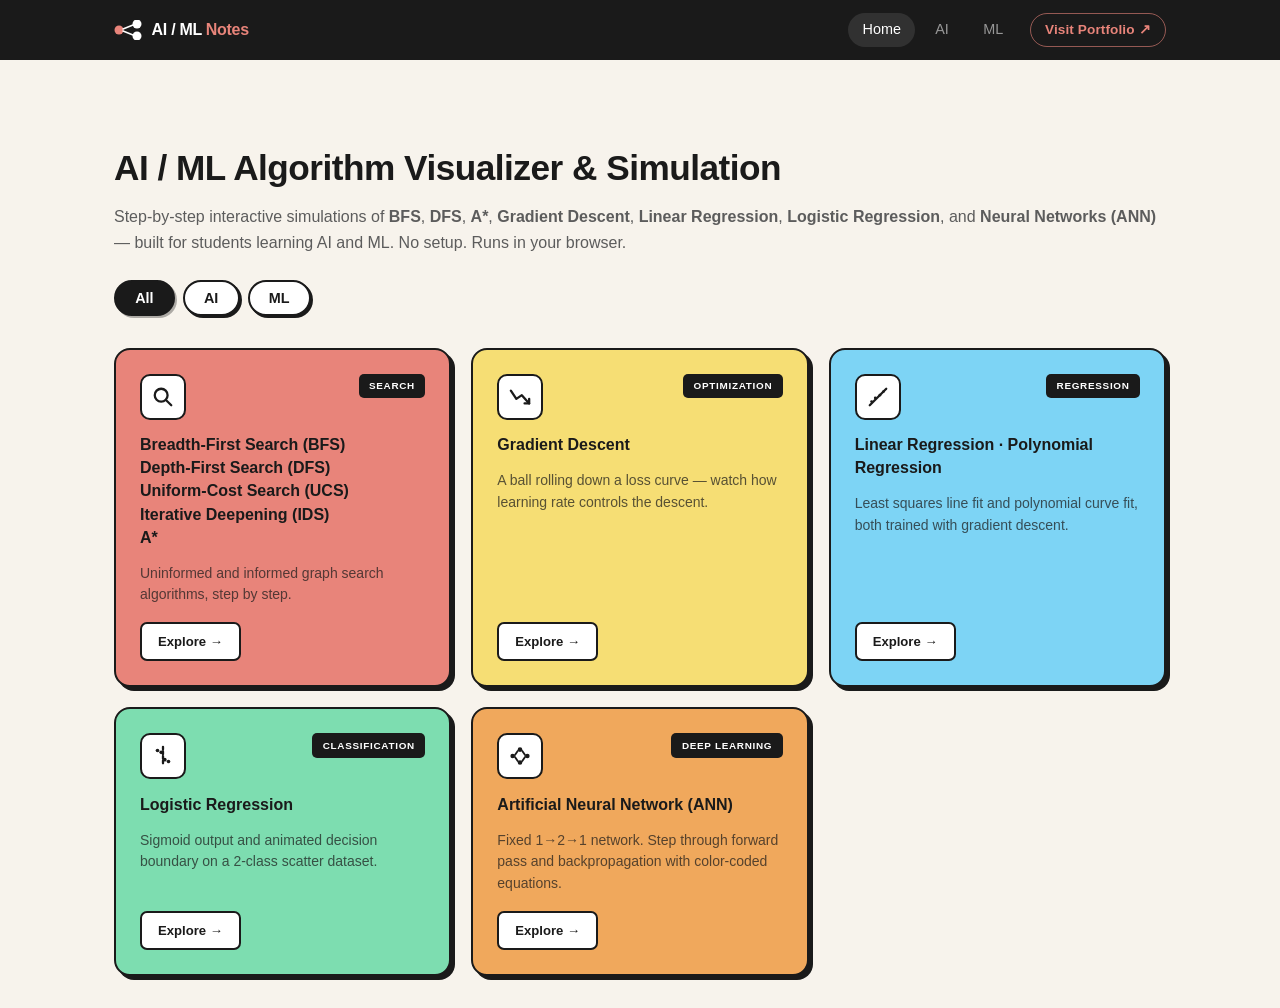
<file: index.html>
<!DOCTYPE html>
<html lang="en">
<head>
  <meta charset="UTF-8" />
  <meta name="viewport" content="width=device-width, initial-scale=1.0" />

  <!-- ── Primary SEO ── -->
  <title>AI / ML Algorithm Visualizer &amp; Simulation — Interactive Visual Notes</title>
  <meta name="description" content="Free interactive simulations and visualizations of AI and ML algorithms — BFS, DFS, A*, Linear Regression, Logistic Regression, Gradient Descent, and Neural Networks. Step-by-step animations for students and developers." />
  <meta name="keywords" content="AI algorithm visualizer, ML algorithm visualizer, BFS visualization, DFS visualization, A star search, gradient descent animation, linear regression interactive, logistic regression visualization, neural network backpropagation, machine learning tutorial, algorithm step by step, computer science education" />
  <meta name="author" content="Mahamud Hasan Walid" />
  <meta name="robots" content="index, follow" />
  <meta name="language" content="en-US" />
  <meta name="theme-color" content="#1a1a1a" />
  <meta name="google-site-verification" content="CJcimWYtCujbVSJC2NdV4FoY76W0c0XAn8qpN3IFhuQ" />
  <link rel="canonical" href="https://walid2851.github.io/ai-ml-visual-notes/" />

  <!-- ── Open Graph (Facebook, LinkedIn, Discord previews) ── -->
  <meta property="og:type"        content="website" />
  <meta property="og:url"         content="https://walid2851.github.io/ai-ml-visual-notes/" />
  <meta property="og:title"       content="AI / ML Algorithm Visualizer &amp; Simulation — Interactive Visual Notes" />
  <meta property="og:description" content="Free step-by-step simulations and visualizations of BFS, DFS, A*, Gradient Descent, Linear Regression, Logistic Regression and more. For students." />
  <meta property="og:image"       content="https://walid2851.github.io/ai-ml-visual-notes/assets/og-preview.png" />

  <!-- ── Twitter Card ── -->
  <meta name="twitter:card"        content="summary_large_image" />
  <meta name="twitter:title"       content="AI / ML Algorithm Visualizer &amp; Simulation — Interactive Visual Notes" />
  <meta name="twitter:description" content="Free step-by-step interactive simulations of AI and ML algorithms for students." />
  <meta name="twitter:image"       content="https://walid2851.github.io/ai-ml-visual-notes/assets/og-preview.png" />

  <!-- ── Structured Data (JSON-LD) ── -->
  <script type="application/ld+json">
  [
    {
      "@context": "https://schema.org",
      "@type": "WebSite",
      "name": "AI / ML Visual Notes",
      "url": "https://walid2851.github.io/ai-ml-visual-notes/",
      "description": "Free interactive step-by-step simulations of AI and ML algorithms — BFS, DFS, A*, Gradient Descent, Linear Regression, Logistic Regression, and Artificial Neural Networks.",
      "inLanguage": "en-US",
      "author": {
        "@type": "Person",
        "name": "Mahamud Hasan Walid",
        "url": "https://walid2851.github.io/",
        "sameAs": ["https://walid2851.github.io/"]
      }
    },
    {
      "@context": "https://schema.org",
      "@type": "ItemList",
      "name": "AI / ML Algorithm Visualizations",
      "description": "Interactive step-by-step visualizations of AI and ML algorithms.",
      "itemListElement": [
        {
          "@type": "ListItem", "position": 1,
          "item": {
            "@type": "LearningResource",
            "name": "BFS, DFS, UCS, IDS & A* Search Visualizer",
            "url": "https://walid2851.github.io/ai-ml-visual-notes/algorithms/ai/search/bfs-dfs-astar.html",
            "description": "Interactive step-by-step visualizer for Breadth-First Search, Depth-First Search, Uniform-Cost Search, Iterative Deepening Search, and A* pathfinding.",
            "educationalLevel": "Beginner",
            "learningResourceType": "Simulation"
          }
        },
        {
          "@type": "ListItem", "position": 2,
          "item": {
            "@type": "LearningResource",
            "name": "Gradient Descent Visualizer",
            "url": "https://walid2851.github.io/ai-ml-visual-notes/algorithms/ml/regression/gradient-descent.html",
            "description": "Watch how gradient descent minimizes a loss function. Control learning rate and see the ball roll down the loss curve in real time.",
            "educationalLevel": "Beginner",
            "learningResourceType": "Simulation"
          }
        },
        {
          "@type": "ListItem", "position": 3,
          "item": {
            "@type": "LearningResource",
            "name": "Linear Regression & Polynomial Regression Visualizer",
            "url": "https://walid2851.github.io/ai-ml-visual-notes/algorithms/ml/regression/linear-regression.html",
            "description": "Least-squares line fit and polynomial curve fit trained with gradient descent. Interactive scatter plot.",
            "educationalLevel": "Beginner",
            "learningResourceType": "Simulation"
          }
        },
        {
          "@type": "ListItem", "position": 4,
          "item": {
            "@type": "LearningResource",
            "name": "Logistic Regression Visualizer",
            "url": "https://walid2851.github.io/ai-ml-visual-notes/algorithms/ml/regression/logistic-regression.html",
            "description": "Animated sigmoid output and decision boundary on a 2-class scatter dataset. Step-by-step training.",
            "educationalLevel": "Intermediate",
            "learningResourceType": "Simulation"
          }
        },
        {
          "@type": "ListItem", "position": 5,
          "item": {
            "@type": "LearningResource",
            "name": "Artificial Neural Network (ANN) — Forward Pass & Backpropagation",
            "url": "https://walid2851.github.io/ai-ml-visual-notes/algorithms/ml/neural-network/ann.html",
            "description": "Step-by-step simulation of forward pass and backpropagation on a 1→2→1 network with color-coded chain-rule equations.",
            "educationalLevel": "Intermediate",
            "learningResourceType": "Simulation"
          }
        }
      ]
    },
    {
      "@context": "https://schema.org",
      "@type": "FAQPage",
      "mainEntity": [
        {
          "@type": "Question",
          "name": "What is Breadth-First Search (BFS)?",
          "acceptedAnswer": {
            "@type": "Answer",
            "text": "Breadth-First Search (BFS) is a graph traversal algorithm that explores all nodes at the current depth level before moving to the next. It uses a queue and guarantees the shortest path in unweighted graphs."
          }
        },
        {
          "@type": "Question",
          "name": "What is A* search and how does it work?",
          "acceptedAnswer": {
            "@type": "Answer",
            "text": "A* is an informed graph search algorithm that uses a heuristic function h(n) to estimate the cost from a node to the goal. It selects nodes by minimizing f(n) = g(n) + h(n), where g(n) is the cost from the start. With an admissible heuristic, A* always finds the optimal path."
          }
        },
        {
          "@type": "Question",
          "name": "What is gradient descent in machine learning?",
          "acceptedAnswer": {
            "@type": "Answer",
            "text": "Gradient descent is an optimization algorithm that minimizes a loss function by iteratively moving parameters in the direction of the negative gradient. The learning rate controls the step size. Variants include stochastic gradient descent (SGD), mini-batch, and Adam."
          }
        },
        {
          "@type": "Question",
          "name": "How does backpropagation work in a neural network?",
          "acceptedAnswer": {
            "@type": "Answer",
            "text": "Backpropagation computes gradients of the loss with respect to each weight using the chain rule, flowing error signals backwards from the output layer to the input layer. Each weight is then updated by subtracting the gradient multiplied by the learning rate."
          }
        },
        {
          "@type": "Question",
          "name": "What algorithms does this site cover?",
          "acceptedAnswer": {
            "@type": "Answer",
            "text": "This site covers: BFS (Breadth-First Search), DFS (Depth-First Search), UCS (Uniform-Cost Search), IDS (Iterative Deepening Search), A* search, Gradient Descent, Linear Regression, Polynomial Regression, Logistic Regression, and Artificial Neural Networks (ANN) with forward pass and backpropagation."
          }
        },
        {
          "@type": "Question",
          "name": "Is this AI/ML visualizer free to use?",
          "acceptedAnswer": {
            "@type": "Answer",
            "text": "Yes. All simulations on this site are completely free and run entirely in your browser — no signup, no installation required. Built by Mahamud Hasan Walid as an open learning resource."
          }
        }
      ]
    }
  ]
  </script>

  <!-- Favicon — inline SVG graph icon, no file needed -->
  <link rel="icon" href="data:image/svg+xml,<svg xmlns='http://www.w3.org/2000/svg' viewBox='0 0 32 32'><circle cx='6' cy='16' r='5' fill='%237C3AED'/><circle cx='26' cy='6' r='5' fill='%237C3AED'/><circle cx='26' cy='26' r='5' fill='%237C3AED'/><line x1='11' y1='14' x2='21' y2='8' stroke='%237C3AED' stroke-width='2'/><line x1='11' y1='18' x2='21' y2='24' stroke='%237C3AED' stroke-width='2'/></svg>" />

  <!-- JetBrains Mono for pseudocode blocks -->
  <link rel="preconnect" href="https://fonts.googleapis.com" />
  <link rel="preconnect" href="https://fonts.gstatic.com" crossorigin />
  <link rel="stylesheet" href="https://fonts.googleapis.com/css2?family=JetBrains+Mono:wght@400;600&display=swap" />

  <link rel="stylesheet" href="style.css" />
</head>
<body>

  <noscript>
    <style>.noscript-warn{padding:1rem;background:#FEF2F2;color:#991B1B;text-align:center;font-family:sans-serif;border-bottom:2px solid #FCA5A5}</style>
    <div class="noscript-warn">JavaScript is required to use this site. Please enable it in your browser settings.</div>
  </noscript>

  <!-- NAVBAR -->
  <!-- nav.js will inject the navbar here automatically -->
  <script src="components/nav.js"></script>

  <!-- MAIN CONTENT -->
  <main class="container">

    <!-- Hero text -->
    <div class="hero">
      <h1>AI / ML Algorithm Visualizer &amp; Simulation</h1>
      <p>Step-by-step interactive simulations of <strong>BFS</strong>, <strong>DFS</strong>, <strong>A*</strong>, <strong>Gradient Descent</strong>, <strong>Linear Regression</strong>, <strong>Logistic Regression</strong>, and <strong>Neural Networks (ANN)</strong> — built for students learning AI and ML. No setup. Runs in your browser.</p>
    </div>

    <!-- Filter pills: All / AI / ML -->
    <div class="filter-bar">
      <button class="btn filter-btn active" data-filter="all">All</button>
      <button class="btn filter-btn" data-filter="ai">AI</button>
      <button class="btn filter-btn" data-filter="ml">ML</button>
    </div>

    <!-- JS fills this with cards -->
    <div id="card-grid" class="card-grid"></div>

  </main>

  <!-- PAGE SCRIPT -->
  <script>

    // ── 1. Algorithm data ──────────────────────────────────────
    const algorithms = [
      {
        title: "Breadth-First Search (BFS)<br>Depth-First Search (DFS)<br>Uniform-Cost Search (UCS)<br>Iterative Deepening (IDS)<br>A*",
        topic: "Search",
        category: "ai",
        file: "algorithms/ai/search/bfs-dfs-astar.html",
        description: "Uninformed and informed graph search algorithms, step by step.",
        color: "#E8847A",
        icon: `<svg width="22" height="22" viewBox="0 0 24 24" fill="none" stroke="currentColor" stroke-width="2.5" stroke-linecap="round" stroke-linejoin="round"><circle cx="10" cy="10" r="7"/><line x1="15.5" y1="15.5" x2="21" y2="21"/></svg>`,
        done: true,
      },
      {
        title: "Gradient Descent",
        topic: "Optimization",
        category: "ml",
        file: "algorithms/ml/regression/gradient-descent.html",
        description: "A ball rolling down a loss curve — watch how learning rate controls the descent.",
        color: "#F6DE74",
        icon: `<svg width="22" height="22" viewBox="0 0 24 24" fill="none" stroke="currentColor" stroke-width="2.5" stroke-linecap="round" stroke-linejoin="round"><polyline points="2,5 8,14 14,10 22,19"/><polyline points="17,19 22,19 22,14"/></svg>`,
        done: true,
      },
      {
        title: "Linear Regression · Polynomial Regression",
        topic: "Regression",
        category: "ml",
        file: "algorithms/ml/regression/linear-regression.html",
        description: "Least squares line fit and polynomial curve fit, both trained with gradient descent.",
        color: "#7DD4F5",
        icon: `<svg width="22" height="22" viewBox="0 0 24 24" fill="none" stroke="currentColor" stroke-width="2.5" stroke-linecap="round"><circle cx="5" cy="17" r="1.5" fill="currentColor" stroke="none"/><circle cx="9" cy="13" r="1.5" fill="currentColor" stroke="none"/><circle cx="14" cy="10" r="1.5" fill="currentColor" stroke="none"/><circle cx="18" cy="6" r="1.5" fill="currentColor" stroke="none"/><line x1="3" y1="21" x2="21" y2="3"/></svg>`,
        done: true,
      },
      {
        title: "Logistic Regression",
        topic: "Classification",
        category: "ml",
        file: "algorithms/ml/regression/logistic-regression.html",
        description: "Sigmoid output and animated decision boundary on a 2-class scatter dataset.",
        color: "#7DDDB0",
        icon: `<svg width="22" height="22" viewBox="0 0 24 24" fill="none" stroke="currentColor" stroke-width="2.5" stroke-linecap="round"><circle cx="6" cy="6" r="2" fill="currentColor" stroke="none"/><circle cx="10" cy="8" r="2" fill="currentColor" stroke="none"/><circle cx="14" cy="16" r="2" fill="currentColor" stroke="none"/><circle cx="18" cy="18" r="2" fill="currentColor" stroke="none"/><line x1="12" y1="2" x2="12" y2="22" stroke-dasharray="3 2"/></svg>`,
        done: true,
      },
      {
        title: "Artificial Neural Network (ANN)",
        topic: "Deep Learning",
        category: "ml",
        file: "algorithms/ml/neural-network/ann.html",
        description: "Fixed 1→2→1 network. Step through forward pass and backpropagation with color-coded equations.",
        color: "#F0A85C",
        icon: `<svg width="22" height="22" viewBox="0 0 24 24" fill="none" stroke="currentColor" stroke-width="2" stroke-linecap="round"><circle cx="4" cy="12" r="2.5" fill="currentColor" stroke="none"/><circle cx="12" cy="5" r="2.5" fill="currentColor" stroke="none"/><circle cx="12" cy="19" r="2.5" fill="currentColor" stroke="none"/><circle cx="20" cy="12" r="2.5" fill="currentColor" stroke="none"/><line x1="6.5" y1="11" x2="9.5" y2="6.5"/><line x1="6.5" y1="13" x2="9.5" y2="17.5"/><line x1="14.5" y1="6.5" x2="17.5" y2="11"/><line x1="14.5" y1="17.5" x2="17.5" y2="13"/></svg>`,
        done: true,
      },
    ];

    // ── 2. Render cards ────────────────────────────────────────
    function renderCards(filter) {
      const grid = document.getElementById('card-grid');
      const list = filter === 'all'
        ? algorithms
        : algorithms.filter(a => a.category === filter);

      grid.innerHTML = list.map(a => `
        <a class="card ${a.done ? '' : 'card--locked'}"
           style="--card-bg: ${a.color}"
           href="${a.done ? a.file : 'javascript:void(0)'}"
           ${!a.done ? 'aria-disabled="true" tabindex="-1"' : ''}>

          <div class="card-header">
            <div class="card-icon">${a.icon}</div>
            <span class="card-topic">${a.topic}</span>
          </div>

          <h3 class="card-title">${a.title}</h3>
          <p class="card-desc">${a.description}</p>

          <div class="card-cta">
            ${a.done
              ? '<span class="card-btn">Explore →</span>'
              : '<span class="card-btn card-btn--soon">Coming soon</span>'
            }
          </div>

        </a>
      `).join('');
    }

    // ── 3. Filter buttons ──────────────────────────────────────
    document.querySelectorAll('.filter-btn').forEach(btn => {
      btn.addEventListener('click', () => {
        document.querySelectorAll('.filter-btn').forEach(b => b.classList.remove('active'));
        btn.classList.add('active');
        renderCards(btn.dataset.filter);
      });
    });

    // ── 4. First render — respect ?cat= URL param from nav links ──
    const urlCat = new URLSearchParams(location.search).get('cat') || 'all';
    const activeBtn = document.querySelector(`.filter-btn[data-filter="${urlCat}"]`);
    if (activeBtn) {
      document.querySelectorAll('.filter-btn').forEach(b => b.classList.remove('active'));
      activeBtn.classList.add('active');
    }
    renderCards(urlCat);

  </script>

</body>
</html>
</file>
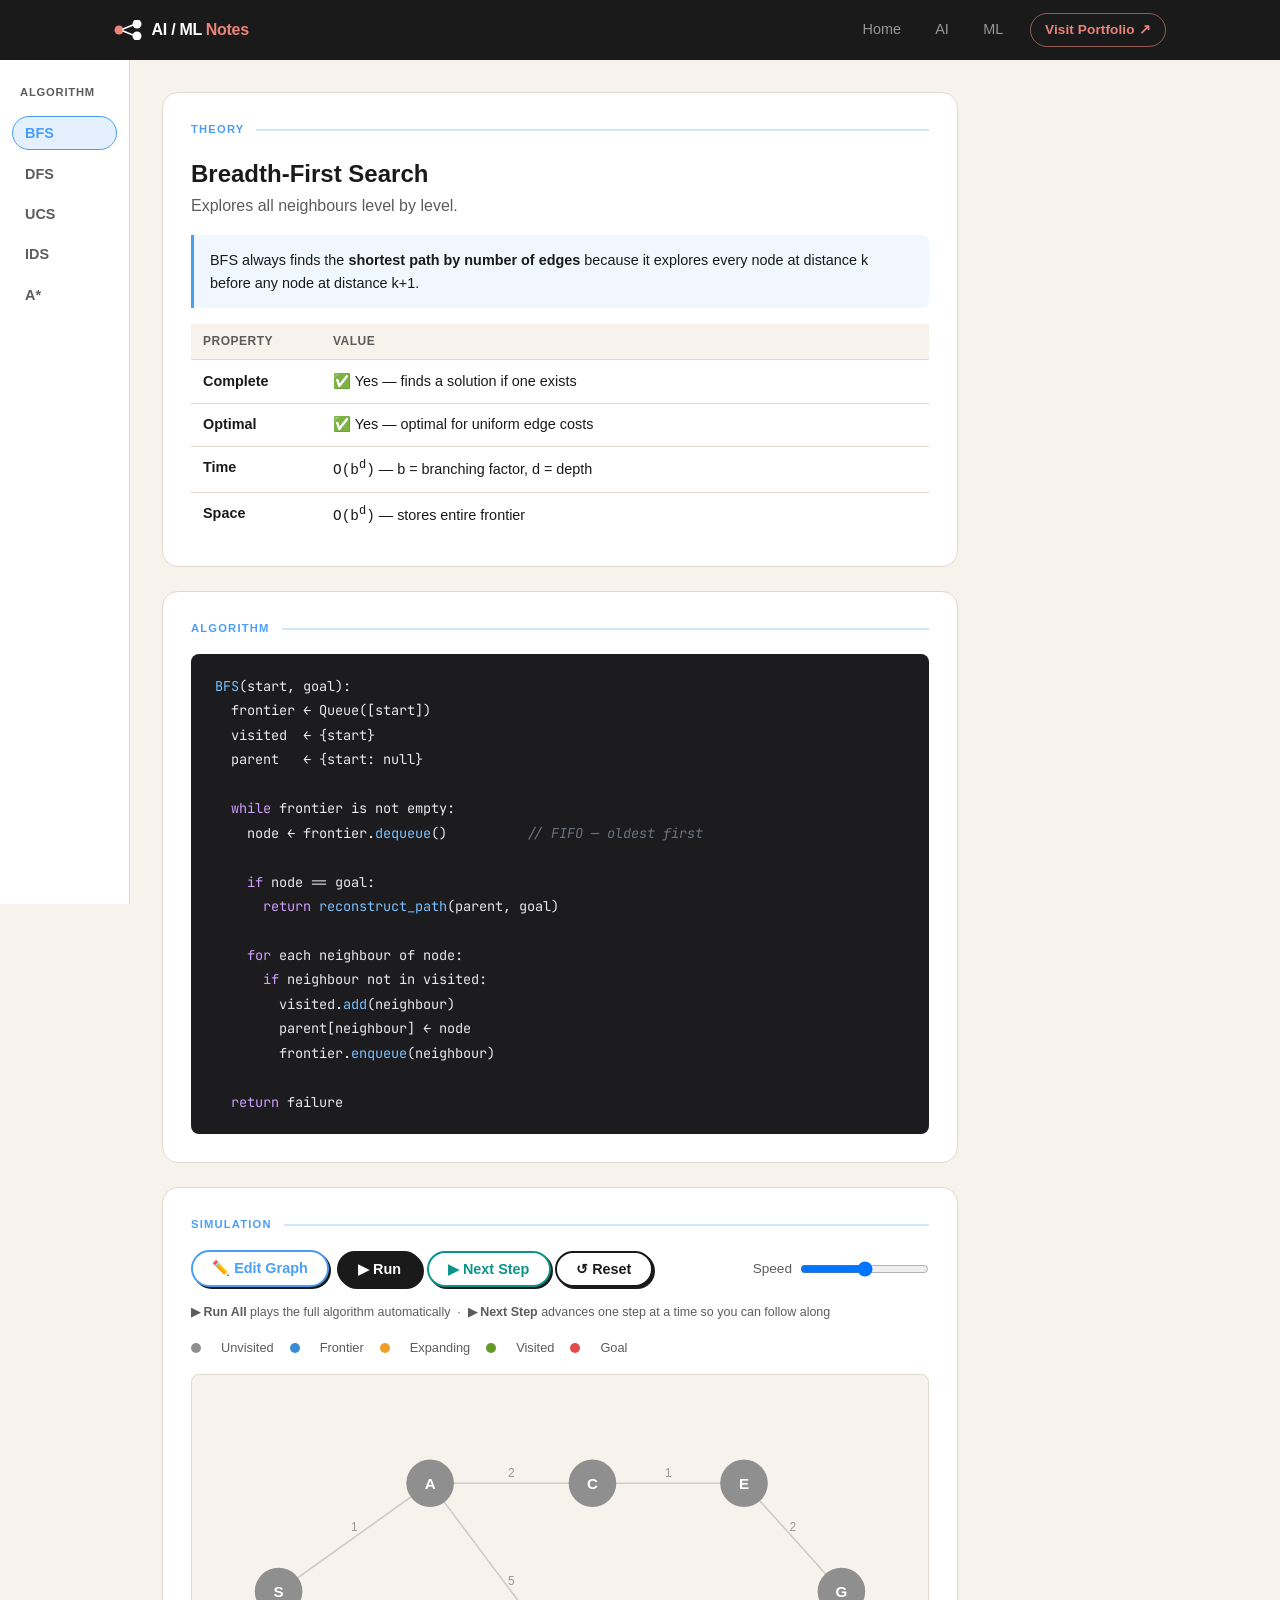
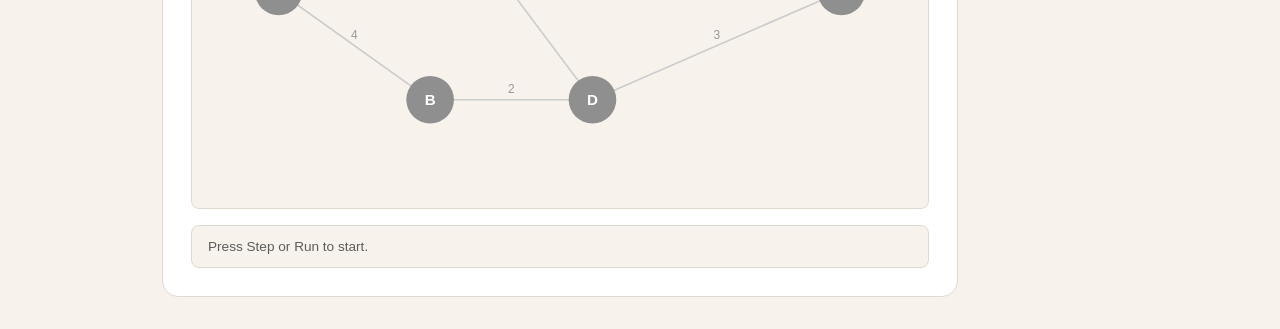
<file: algorithms/ai/search/bfs-dfs-astar.html>
<!DOCTYPE html>
<html lang="en">
<head>
  <meta charset="UTF-8" />
  <meta name="viewport" content="width=device-width, initial-scale=1.0" />

  <!-- ── Primary SEO ── -->
  <title>BFS, DFS, UCS, IDS & A* Search Visualizer — AI/ML Visual Notes</title>
  <meta name="description" content="Interactive step-by-step visualizer for BFS (Breadth-First Search), DFS (Depth-First Search), UCS (Uniform-Cost Search), IDS (Iterative Deepening) and A* search algorithms. Edit the graph and watch algorithms find the goal." />
  <meta name="keywords" content="BFS visualizer, DFS visualizer, A star search visualization, breadth first search animation, depth first search step by step, uniform cost search, iterative deepening search, A* pathfinding, graph search algorithms, AI search algorithms interactive" />
  <meta name="author" content="Mahamud Hasan Walid" />
  <meta name="robots" content="index, follow" />
  <meta name="theme-color" content="#1a1a1a" />
  <link rel="canonical" href="https://walid2851.github.io/ai-ml-visual-notes/algorithms/ai/search/bfs-dfs-astar.html" />

  <meta property="og:type"        content="article" />
  <meta property="og:url"         content="https://walid2851.github.io/ai-ml-visual-notes/algorithms/ai/search/bfs-dfs-astar.html" />
  <meta property="og:title"       content="BFS, DFS, UCS, IDS & A* Search Visualizer" />
  <meta property="og:description" content="Step-by-step interactive visualizer for 5 graph search algorithms. Edit the graph, change the goal, and watch how each algorithm explores differently." />
  <meta property="og:image"       content="https://walid2851.github.io/ai-ml-visual-notes/assets/og-preview.png" />
  <meta name="twitter:card"       content="summary_large_image" />

  <link rel="icon" href="data:image/svg+xml,<svg xmlns='http://www.w3.org/2000/svg' viewBox='0 0 32 32'><circle cx='6' cy='16' r='5' fill='%237C3AED'/><circle cx='26' cy='6' r='5' fill='%237C3AED'/><circle cx='26' cy='26' r='5' fill='%237C3AED'/><line x1='11' y1='14' x2='21' y2='8' stroke='%237C3AED' stroke-width='2'/><line x1='11' y1='18' x2='21' y2='24' stroke='%237C3AED' stroke-width='2'/></svg>" />
  <link rel="preconnect" href="https://fonts.googleapis.com" />
  <link rel="stylesheet" href="https://fonts.googleapis.com/css2?family=JetBrains+Mono:wght@400;600&display=swap" />
  <!-- Shared styles from project root -->
  <link rel="stylesheet" href="../../../style.css" />
  <!-- Page-specific styles -->
  <style>

    /* ── Accent color variable (JS overrides this per algorithm) ── */
    :root { --accent-algo: #4A9EF8; }

    /* ── Two-column layout ── */
    .page-layout {
      display: flex;
      min-height: calc(100vh - 56px); /* full height minus navbar */
    }

    /* ── Sidebar ── */
    .sidebar {
      width: 130px;
      flex-shrink: 0;              /* never squish the sidebar */
      background: #fff;
      border-right: 1.5px solid var(--border);
      padding: 1.5rem 0.75rem;
      display: flex;
      flex-direction: column;
      gap: 0.4rem;
      position: sticky;
      top: 56px;                   /* stick just below the navbar */
      height: calc(100vh - 56px);
      overflow-y: auto;
    }

    .sidebar-label {
      font-size: 0.7rem;
      font-weight: 700;
      text-transform: uppercase;
      letter-spacing: 0.8px;
      color: var(--text-secondary);
      margin-bottom: 0.5rem;
      padding-left: 0.5rem;
    }

    /* Each algorithm pill in the sidebar */
    .algo-pill {
      width: 100%;
      padding: 0.5rem 0.75rem;
      border-radius: var(--radius-pill);
      border: 1.5px solid transparent;
      background: transparent;
      color: var(--text-secondary);
      font-size: 0.9rem;
      font-weight: 600;
      text-align: left;
      cursor: pointer;
      transition: background 0.15s, color 0.15s, border-color 0.15s;
    }

    .algo-pill:hover {
      background: var(--bg);
      color: var(--text-primary);
    }

    /* Active pill uses the algorithm's accent color */
    .algo-pill.active {
      background: color-mix(in srgb, var(--accent-algo) 15%, white);
      border-color: var(--accent-algo);
      color: var(--accent-algo);
    }

    /* ── Main content area ── */
    .content {
      flex: 1;
      padding: 2rem;
      max-width: 860px;
      display: flex;
      flex-direction: column;
      gap: 1.5rem;
    }

    /* ── Section card ── */
    .section {
      background: #fff;
      border: 1.5px solid var(--border);
      border-radius: var(--radius-md);
      padding: 1.75rem;
      display: flex;
      flex-direction: column;
      gap: 1rem;
    }

    /* Section tag: "THEORY", "ALGORITHM", "SIMULATION" */
    .section-tag {
      font-size: 0.7rem;
      font-weight: 800;
      text-transform: uppercase;
      letter-spacing: 1.2px;
      color: var(--accent-algo);
      display: flex;
      align-items: center;
      gap: 0.75rem;
    }

    /* The horizontal rule stretching to the right */
    .section-tag::after {
      content: '';
      flex: 1;
      height: 1.5px;
      background: color-mix(in srgb, var(--accent-algo) 25%, transparent);
    }

    /* ── Key insight callout box ── */
    .insight-box {
      border-left: 3px solid var(--accent-algo);
      background: color-mix(in srgb, var(--accent-algo) 8%, white);
      border-radius: 0 var(--radius-sm) var(--radius-sm) 0;
      padding: 0.85rem 1rem;
      font-size: 0.9rem;
      color: var(--text-primary);
    }

    /* ── Properties table ── */
    .props-table {
      width: 100%;
      border-collapse: collapse;
      font-size: 0.9rem;
    }

    .props-table th {
      text-align: left;
      padding: 0.5rem 0.75rem;
      background: var(--bg);
      color: var(--text-secondary);
      font-size: 0.75rem;
      text-transform: uppercase;
      letter-spacing: 0.5px;
    }

    .props-table td {
      padding: 0.6rem 0.75rem;
      border-top: 1px solid var(--border);
      vertical-align: top;
    }

    .props-table td:first-child {
      font-weight: 600;
      width: 130px;
    }

    /* ── Pseudocode block ── */
    .pseudocode {
      background: #1C1C1E;
      color: #E8E8E8;
      border-radius: var(--radius-sm);
      padding: 1.25rem 1.5rem;
      font-family: "JetBrains Mono", "Fira Code", "Courier New", monospace;
      font-size: 0.85rem;
      line-height: 1.8;
      overflow-x: auto;
      white-space: pre;
    }

    /* Syntax highlight spans inside pseudocode */
    .kw   { color: #CF9DFF; }   /* keywords: if, while, for, return */
    .fn   { color: #79C0FF; }   /* function names */
    .cm   { color: #6A737D; font-style: italic; }  /* comments */

    /* ── Simulation controls ── */
    .controls {
      display: flex;
      align-items: center;
      gap: 0.5rem;
      flex-wrap: wrap;
    }

    .speed-wrap {
      display: flex;
      align-items: center;
      gap: 0.5rem;
      margin-left: auto;
      font-size: 0.85rem;
      color: var(--text-secondary);
    }

    /* ── Color legend ── */
    .legend {
      display: flex;
      align-items: center;
      gap: 1rem;
      flex-wrap: wrap;
      font-size: 0.8rem;
      color: var(--text-secondary);
    }

    .legend-dot {
      display: inline-block;
      width: 10px;
      height: 10px;
      border-radius: 50%;
      margin-right: 4px;
      vertical-align: middle;
    }

    /* ── SVG graph ── */
    #graph-svg {
      border: 1.5px solid var(--border);
      border-radius: var(--radius-sm);
      background: var(--bg);
    }

    /* ── Step log bar ── */
    .step-log {
      background: var(--bg);
      border: 1.5px solid var(--border);
      border-radius: var(--radius-sm);
      padding: 0.6rem 1rem;
      font-size: 0.85rem;
      color: var(--text-secondary);
      min-height: 38px;
    }

    /* ── Edit/Run toggle button ── */
    .btn-edit-toggle {
      border-color: var(--accent-algo);
      color: var(--accent-algo);
      font-weight: 600;
    }

    /* Active edit mode — button looks "pressed" */
    .btn-edit-toggle.active {
      background: var(--accent-algo);
      color: #fff;
    }

    /* Next Step button — teal outline to stand out from Run */
    .btn-step-manual {
      border-color: #0D9488;
      color: #0D9488;
      font-weight: 600;
    }

    .btn-step-manual:hover {
      background: #F0FDFA;
      border-color: #0D9488;
      color: #0D9488;
    }

    /* Controls hint line */
    .controls-hint {
      font-size: 0.78rem;
      color: var(--text-secondary);
      line-height: 1.5;
    }

    /* Hint bar shown during edit mode */
    .edit-hint {
      background: #FFFBEB;
      border: 1.5px solid #FDE68A;
      border-radius: var(--radius-sm);
      padding: 0.6rem 1rem;
      font-size: 0.82rem;
      color: #92400E;
    }

    /* ── Mobile: stack sidebar on top ── */
    @media (max-width: 640px) {

      /* ── Layout: stack sidebar above content ── */
      .page-layout {
        flex-direction: column;
      }

      /* ── Sidebar becomes a horizontal pill row ── */
      .sidebar {
        width: 100%;
        height: auto;
        flex-direction: row;
        flex-wrap: nowrap;       /* scroll instead of wrap */
        overflow-x: auto;
        position: static;
        border-right: none;
        border-bottom: 1.5px solid var(--border);
        padding: 0.6rem 0.75rem;
        gap: 0.4rem;
      }

      .sidebar-label { display: none; }

      .algo-pill {
        width: auto;
        white-space: nowrap;     /* prevent label from wrapping */
        flex-shrink: 0;
      }

      /* ── Content: tighter padding ── */
      .content {
        padding: 1rem;
        gap: 1rem;
      }

      .section {
        padding: 1.1rem;
      }

      /* ── Controls: wrap onto two lines ── */
      .controls {
        flex-wrap: wrap;
        gap: 0.4rem;
      }

      /* Speed slider moves to its own row */
      .speed-wrap {
        margin-left: 0;
        width: 100%;
        justify-content: flex-start;
      }

      /* Controls hint — smaller on mobile */
      .controls-hint {
        font-size: 0.75rem;
      }

      /* ── Legend: wrap items ── */
      .legend {
        gap: 0.6rem;
      }

      /* ── SVG: shorter height on mobile so it fits without scrolling ── */
      #graph-svg {
        height: 260px;
      }

      /* ── Properties table: let long values wrap ── */
      .props-table td {
        font-size: 0.8rem;
      }

      .props-table td:first-child {
        width: 90px;
      }

      /* ── Pseudocode: smaller font, still scrollable ── */
      .pseudocode {
        font-size: 0.75rem;
        padding: 0.9rem 1rem;
      }
    }

  </style>
</head>
<body>

  <!-- NAVBAR (injected by nav.js) -->
  <script src="../../../components/nav.js"></script>

  <!-- PAGE LAYOUT: sidebar + content -->
  <div class="page-layout">

    <!-- ── LEFT SIDEBAR ── -->
    <aside class="sidebar">
      <p class="sidebar-label">Algorithm</p>

      <!-- One button per algorithm — JS will highlight the active one -->
      <button class="algo-pill active" data-algo="bfs">BFS</button>
      <button class="algo-pill" data-algo="dfs">DFS</button>
      <button class="algo-pill" data-algo="ucs">UCS</button>
      <button class="algo-pill" data-algo="ids">IDS</button>
      <button class="algo-pill" data-algo="astar">A*</button>
    </aside>

    <!-- ── MAIN CONTENT ── -->
    <main class="content">

      <!-- ─── SECTION 1: THEORY ─────────────────────────────── -->
      <section class="section">
        <div class="section-tag">Theory</div>

        <!-- JS will fill everything inside these divs -->
        <div id="theory-title">
          <h2>BFS, DFS, A* &amp; Graph Search Algorithms — Interactive Visualizer</h2>
          <p class="subtitle"></p>
        </div>

        <div id="theory-insight" class="insight-box">
          <!-- key insight callout -->
        </div>

        <table id="theory-table" class="props-table">
          <thead>
            <tr>
              <th>Property</th>
              <th>Value</th>
            </tr>
          </thead>
          <tbody>
            <!-- rows: Complete, Optimal, Time, Space -->
          </tbody>
        </table>
      </section>

      <!-- ─── SECTION 2: ALGORITHM ──────────────────────────── -->
      <section class="section">
        <div class="section-tag">Algorithm</div>

        <!-- Monospace pseudocode block — JS fills it -->
        <pre id="pseudocode" class="pseudocode"></pre>
      </section>

      <!-- ─── SECTION 3: SIMULATION ─────────────────────────── -->
      <section class="section">
        <div class="section-tag">Simulation</div>

        <!-- Controls row -->
        <div class="controls">
          <!-- Toggle sits first, always visible -->
          <button class="btn btn-edit-toggle" id="btn-toggle-mode">✏️ Edit Graph</button>

          <!-- These hide in edit mode -->
          <span id="run-controls">
            <button class="btn btn-primary" id="btn-run">▶ Run All</button>
            <button class="btn btn-step-manual" id="btn-step">▶ Next Step</button>
            <button class="btn" id="btn-reset">↺ Reset</button>
          </span>

          <div class="speed-wrap">
            <label for="speed-slider">Speed</label>
            <input type="range" id="speed-slider" min="1" max="5" value="3" />
          </div>
        </div>

        <!-- Controls hint (always visible in run mode) -->
        <p class="controls-hint">
          <strong>▶ Run All</strong> plays the full algorithm automatically &nbsp;·&nbsp;
          <strong>▶ Next Step</strong> advances one step at a time so you can follow along
        </p>

        <!-- Edit mode hint bar (hidden in run mode) -->
        <div id="edit-hint" class="edit-hint" style="display:none">
          <strong>Edit mode:</strong>
          Click empty space to add a node &nbsp;·&nbsp;
          Drag a node to move it &nbsp;·&nbsp;
          Click two nodes to connect them &nbsp;·&nbsp;
          Right-click a node to delete it
        </div>

        <!-- Color legend -->
        <div class="legend">
          <span class="legend-dot" style="background:var(--viz-inactive)"></span> Unvisited
          <span class="legend-dot" style="background:var(--viz-frontier)"></span> Frontier
          <span class="legend-dot" style="background:var(--viz-active)"></span> Expanding
          <span class="legend-dot" style="background:var(--viz-visited)"></span> Visited
          <span class="legend-dot" style="background:var(--viz-goal)"></span> Goal
        </div>

        <!-- SVG canvas — JS draws the graph here -->
        <svg id="graph-svg"
             viewBox="0 0 680 400"
             width="100%"
             xmlns="http://www.w3.org/2000/svg">
        </svg>

        <!-- Step log — narrates what just happened -->
        <div id="step-log" class="step-log">
          Press Step or Run to start.
        </div>

      </section>

    </main>
  </div>

  <!-- Shared graph editor component -->
  <script src="../../../components/graph-editor.js"></script>

  <!-- PAGE SCRIPT -->
  <script>

    /* ============================================================
       DATA LAYER — theory, pseudocode, and graph per algorithm
       ============================================================ */

    // ── Graph definition (shared by all 5 algorithms) ──────────
    // Nodes: id, label, x/y position on the 680×400 SVG canvas
    // Edges: from → to, with an optional cost (used by UCS and A*)
    const GRAPH = {
      nodes: [
        { id: 'S',  label: 'S',  x: 80,  y: 200 },   // Start
        { id: 'A',  label: 'A',  x: 220, y: 100 },
        { id: 'B',  label: 'B',  x: 220, y: 300 },
        { id: 'C',  label: 'C',  x: 370, y: 100 },
        { id: 'D',  label: 'D',  x: 370, y: 300 },
        { id: 'E',  label: 'E',  x: 510, y: 100 },
        { id: 'G',  label: 'G',  x: 600, y: 200 },   // Goal
      ],
      edges: [
        { from: 'S', to: 'A', cost: 1 },
        { from: 'S', to: 'B', cost: 4 },
        { from: 'A', to: 'C', cost: 2 },
        { from: 'A', to: 'D', cost: 5 },
        { from: 'B', to: 'D', cost: 2 },
        { from: 'C', to: 'E', cost: 1 },
        { from: 'D', to: 'G', cost: 3 },
        { from: 'E', to: 'G', cost: 2 },
      ],
      start: 'S',
      goal:  'G',
      // Heuristic h(n): estimated cost from n to Goal (used by A*)
      heuristic: { S: 6, A: 5, B: 4, C: 3, D: 2, E: 1, G: 0 },
    };

    // Build adjacency list from edges for easy lookup
    // Result: { S: [{id:'A',cost:1},{id:'B',cost:4}], A: [...], ... }
    const ADJ = {};
    GRAPH.nodes.forEach(n => ADJ[n.id] = []);
    GRAPH.edges.forEach(e => {
      ADJ[e.from].push({ id: e.to,   cost: e.cost });
      ADJ[e.to  ].push({ id: e.from, cost: e.cost }); // undirected
    });


    // ── Algorithm definitions ───────────────────────────────────
    const ALGOS = {

      bfs: {
        name:     'Breadth-First Search',
        subtitle: 'Explores all neighbours level by level.',
        accent:   '#4A9EF8',
        insight:  'BFS always finds the <strong>shortest path by number of edges</strong> because it explores every node at distance k before any node at distance k+1.',
        props: [
          { name: 'Complete',  value: '✅ Yes — finds a solution if one exists' },
          { name: 'Optimal',   value: '✅ Yes — optimal for uniform edge costs' },
          { name: 'Time',      value: '<code>O(b<sup>d</sup>)</code> — b = branching factor, d = depth' },
          { name: 'Space',     value: '<code>O(b<sup>d</sup>)</code> — stores entire frontier' },
        ],
        pseudocode:
`<span class="fn">BFS</span>(start, goal):
  frontier ← Queue([start])
  visited  ← {start}
  parent   ← {start: null}

  <span class="kw">while</span> frontier is not empty:
    node ← frontier.<span class="fn">dequeue</span>()          <span class="cm">// FIFO — oldest first</span>

    <span class="kw">if</span> node == goal:
      <span class="kw">return</span> <span class="fn">reconstruct_path</span>(parent, goal)

    <span class="kw">for</span> each neighbour of node:
      <span class="kw">if</span> neighbour not in visited:
        visited.<span class="fn">add</span>(neighbour)
        parent[neighbour] ← node
        frontier.<span class="fn">enqueue</span>(neighbour)

  <span class="kw">return</span> failure`,
      },

      dfs: {
        name:     'Depth-First Search',
        subtitle: 'Dives as deep as possible before backtracking.',
        accent:   '#A78BFA',
        insight:  'DFS uses a <strong>stack</strong> instead of a queue — it always expands the most recently discovered node, diving deep before exploring siblings.',
        props: [
          { name: 'Complete',  value: '❌ No — can get stuck in infinite loops (without visited set)' },
          { name: 'Optimal',   value: '❌ No — may find a longer path first' },
          { name: 'Time',      value: '<code>O(b<sup>m</sup>)</code> — m = max depth of tree' },
          { name: 'Space',     value: '<code>O(b·m)</code> — only stores current path' },
        ],
        pseudocode:
`<span class="fn">DFS</span>(start, goal):
  frontier ← Stack([start])
  visited  ← {}
  parent   ← {start: null}

  <span class="kw">while</span> frontier is not empty:
    node ← frontier.<span class="fn">pop</span>()              <span class="cm">// LIFO — newest first</span>

    <span class="kw">if</span> node in visited: <span class="kw">continue</span>
    visited.<span class="fn">add</span>(node)

    <span class="kw">if</span> node == goal:
      <span class="kw">return</span> <span class="fn">reconstruct_path</span>(parent, goal)

    <span class="kw">for</span> each neighbour of node:
      <span class="kw">if</span> neighbour not in visited:
        parent[neighbour] ← node
        frontier.<span class="fn">push</span>(neighbour)

  <span class="kw">return</span> failure`,
      },

      ucs: {
        name:     'Uniform-Cost Search',
        subtitle: 'Expands the lowest-cost path seen so far.',
        accent:   '#FBBF24',
        insight:  'UCS is BFS generalised to weighted edges. It uses a <strong>priority queue ordered by cumulative path cost</strong> g(n), guaranteeing the cheapest path.',
        props: [
          { name: 'Complete',  value: '✅ Yes — if costs are positive' },
          { name: 'Optimal',   value: '✅ Yes — always finds cheapest path' },
          { name: 'Time',      value: '<code>O(b<sup>1+⌊C*/ε⌋</sup>)</code> — C* = optimal cost' },
          { name: 'Space',     value: '<code>O(b<sup>1+⌊C*/ε⌋</sup>)</code>' },
        ],
        pseudocode:
`<span class="fn">UCS</span>(start, goal):
  frontier ← PriorityQueue([(0, start)])
  visited  ← {}
  cost     ← {start: 0}

  <span class="kw">while</span> frontier is not empty:
    g, node ← frontier.<span class="fn">pop_min</span>()       <span class="cm">// lowest g(n) first</span>

    <span class="kw">if</span> node in visited: <span class="kw">continue</span>
    visited.<span class="fn">add</span>(node)

    <span class="kw">if</span> node == goal: <span class="kw">return</span> g

    <span class="kw">for</span> each (neighbour, edge_cost) of node:
      new_cost ← g + edge_cost
      <span class="kw">if</span> new_cost < cost.get(neighbour, ∞):
        cost[neighbour] ← new_cost
        frontier.<span class="fn">push</span>((new_cost, neighbour))

  <span class="kw">return</span> failure`,
      },

      ids: {
        name:     'Iterative Deepening Search',
        subtitle: 'Repeated DFS with increasing depth limits.',
        accent:   '#34D399',
        insight:  'IDS combines DFS\'s <strong>low memory</strong> with BFS\'s <strong>completeness</strong>. It restarts DFS from scratch each iteration but raises the depth limit by 1, so it never misses shallow solutions.',
        props: [
          { name: 'Complete',  value: '✅ Yes' },
          { name: 'Optimal',   value: '✅ Yes — for uniform edge costs' },
          { name: 'Time',      value: '<code>O(b<sup>d</sup>)</code>' },
          { name: 'Space',     value: '<code>O(b·d)</code> — best of all uninformed searches' },
        ],
        pseudocode:
`<span class="fn">IDS</span>(start, goal):
  <span class="kw">for</span> limit = 0, 1, 2, …:           <span class="cm">// raise depth limit each round</span>
    result ← <span class="fn">DLS</span>(start, goal, limit)
    <span class="kw">if</span> result ≠ cutoff:
      <span class="kw">return</span> result

<span class="fn">DLS</span>(node, goal, limit):           <span class="cm">// Depth-Limited Search</span>
  <span class="kw">if</span> node == goal: <span class="kw">return</span> node
  <span class="kw">if</span> limit == 0:  <span class="kw">return</span> cutoff

  <span class="kw">for</span> each neighbour of node:
    result ← <span class="fn">DLS</span>(neighbour, goal, limit - 1)
    <span class="kw">if</span> result ≠ cutoff:
      <span class="kw">return</span> result

  <span class="kw">return</span> cutoff`,
      },

      astar: {
        name:     'A* Search',
        subtitle: 'Combines path cost g(n) with heuristic estimate h(n).',
        accent:   '#F87171',
        insight:  'A* expands nodes ordered by <strong>f(n) = g(n) + h(n)</strong>. With an admissible heuristic (never over-estimates), it is both complete and optimal — and far faster than UCS in practice.',
        props: [
          { name: 'Complete',  value: '✅ Yes — with admissible heuristic' },
          { name: 'Optimal',   value: '✅ Yes — with admissible heuristic' },
          { name: 'Time',      value: '<code>O(b<sup>d</sup>)</code> — depends heavily on heuristic quality' },
          { name: 'Space',     value: '<code>O(b<sup>d</sup>)</code> — keeps all nodes in memory' },
        ],
        pseudocode:
`<span class="fn">A_STAR</span>(start, goal):
  frontier ← PriorityQueue([(h(start), start)])
  g_cost   ← {start: 0}
  parent   ← {start: null}

  <span class="kw">while</span> frontier is not empty:
    f, node ← frontier.<span class="fn">pop_min</span>()

    <span class="kw">if</span> node == goal:
      <span class="kw">return</span> <span class="fn">reconstruct_path</span>(parent, goal)

    <span class="kw">for</span> each (neighbour, edge_cost) of node:
      new_g ← g_cost[node] + edge_cost
      <span class="kw">if</span> new_g < g_cost.get(neighbour, ∞):
        g_cost[neighbour]  ← new_g
        parent[neighbour]  ← node
        f_score            ← new_g + <span class="fn">h</span>(neighbour)  <span class="cm">// f = g + h</span>
        frontier.<span class="fn">push</span>((f_score, neighbour))

  <span class="kw">return</span> failure`,
      },

    }; // end ALGOS


    /* ============================================================
       UI LAYER — fills Theory + Algorithm sections from ALGOS data
       ============================================================ */

    function loadAlgo(key) {
      currentAlgo = key;
      const a = ALGOS[key];

      // 1. Update CSS accent color
      document.documentElement.style.setProperty('--accent-algo', a.accent);

      // 2. Theory — title + subtitle
      document.querySelector('#theory-title h2').textContent = a.name;
      document.querySelector('#theory-title .subtitle').textContent = a.subtitle;

      // 3. Theory — insight box
      document.getElementById('theory-insight').innerHTML = a.insight;

      // 4. Theory — properties table rows
      const tbody = document.querySelector('#theory-table tbody');
      tbody.innerHTML = a.props.map(p => `
        <tr>
          <td>${p.name}</td>
          <td>${p.value}</td>
        </tr>
      `).join('');

      // 5. Algorithm — pseudocode
      document.getElementById('pseudocode').innerHTML = a.pseudocode;

      // 6. Reset simulation
      resetSim();
    }

    // ── Sidebar pill clicks ─────────────────────────────────────
    document.querySelectorAll('.algo-pill').forEach(pill => {
      pill.addEventListener('click', () => {
        document.querySelectorAll('.algo-pill').forEach(p => p.classList.remove('active'));
        pill.classList.add('active');
        loadAlgo(pill.dataset.algo);
      });
    });

    /* ============================================================
       SIMULATION ENGINE
       ============================================================ */

    let steps       = [];   // array of pre-computed step snapshots
    let stepIndex   = -1;   // which step we're on (-1 = not started)
    let runTimer    = null; // setInterval handle for Run mode
    let currentAlgo = 'bfs';

    // Speed slider → milliseconds between steps
    function stepDelay() {
      const v = document.getElementById('speed-slider').value; // 1–5
      return [800, 500, 300, 175, 80][v - 1];
    }


    /* ------------------------------------------------------------
       1. DRAW GRAPH
       Renders the SVG from a step snapshot.
       snapshot = { nodeStates, pathEdges, log }
         nodeStates : { 'A': 'frontier' | 'active' | 'visited' | 'goal' | 'inactive' }
         pathEdges  : Set of 'X-Y' strings marking the current best path
    ------------------------------------------------------------ */
    const STATE_COLOR = {
      inactive: 'var(--viz-inactive)',
      frontier: 'var(--viz-frontier)',
      active:   'var(--viz-active)',
      visited:  'var(--viz-visited)',
      goal:     'var(--viz-goal)',
    };

    function drawGraph(snapshot) {
      const svg    = document.getElementById('graph-svg');
      const ns     = 'http://www.w3.org/2000/svg';
      const states = snapshot ? snapshot.nodeStates : {};
      const edges  = snapshot ? snapshot.pathEdges  : new Set();

      svg.innerHTML = ''; // clear previous frame

      // ── Draw edges ──────────────────────────────────────────
      GRAPH.edges.forEach(e => {
        const a = GRAPH.nodes.find(n => n.id === e.from);
        const b = GRAPH.nodes.find(n => n.id === e.to);
        const key1 = `${e.from}-${e.to}`;
        const key2 = `${e.to}-${e.from}`;
        const onPath = edges.has(key1) || edges.has(key2);

        const line = document.createElementNS(ns, 'line');
        line.setAttribute('x1', a.x); line.setAttribute('y1', a.y);
        line.setAttribute('x2', b.x); line.setAttribute('y2', b.y);
        line.setAttribute('stroke',       onPath ? '#333' : '#CCC');
        line.setAttribute('stroke-width', onPath ? 2.5   : 1.5);
        svg.appendChild(line);

        // Edge cost label (midpoint)
        const tx = document.createElementNS(ns, 'text');
        tx.setAttribute('x', (a.x + b.x) / 2);
        tx.setAttribute('y', (a.y + b.y) / 2 - 6);
        tx.setAttribute('text-anchor', 'middle');
        tx.setAttribute('font-size', '11');
        tx.setAttribute('fill', '#999');
        tx.textContent = e.cost;
        svg.appendChild(tx);
      });

      // ── Draw nodes ──────────────────────────────────────────
      GRAPH.nodes.forEach(n => {
        const state = states[n.id] || 'inactive';
        const color = STATE_COLOR[state];

        // circle
        const circle = document.createElementNS(ns, 'circle');
        circle.setAttribute('cx', n.x);
        circle.setAttribute('cy', n.y);
        circle.setAttribute('r',  22);
        circle.setAttribute('fill',         color);
        circle.setAttribute('stroke',       state === 'active' ? '#333' : 'transparent');
        circle.setAttribute('stroke-width', 2.5);
        svg.appendChild(circle);

        // node label
        const label = document.createElementNS(ns, 'text');
        label.setAttribute('x', n.x);
        label.setAttribute('y', n.y + 5);
        label.setAttribute('text-anchor', 'middle');
        label.setAttribute('font-size',   '14');
        label.setAttribute('font-weight', '700');
        label.setAttribute('fill',        state === 'inactive' ? '#fff' : '#fff');
        label.textContent = n.label;
        svg.appendChild(label);
      });

      // ── Update step log ──────────────────────────────────────
      if (snapshot) {
        document.getElementById('step-log').textContent = snapshot.log;
      }
    }


    /* ------------------------------------------------------------
       2. BUILD STEPS
       Pre-runs the algorithm and records every meaningful state
       change as a snapshot array. Step/Run just replay these.
    ------------------------------------------------------------ */
    function buildSteps(algoKey) {
      const snaps  = [];
      const start  = GRAPH.start;
      const goal   = GRAPH.goal;

      // helper: build a Set of path edges from a parent map + end node
      function pathEdges(parent, node) {
        const edges = new Set();
        let cur = node;
        while (parent[cur] !== null && parent[cur] !== undefined) {
          edges.add(`${parent[cur]}-${cur}`);
          cur = parent[cur];
        }
        return edges;
      }

      // helper: push a snapshot
      function snap(nodeStates, log, parent, current) {
        snaps.push({
          nodeStates: { ...nodeStates },
          pathEdges:  parent ? pathEdges(parent, current) : new Set(),
          log,
        });
      }

      // initial state — all nodes inactive
      const initStates = {};
      GRAPH.nodes.forEach(n => initStates[n.id] = 'inactive');

      // ── BFS ─────────────────────────────────────────────────
      if (algoKey === 'bfs') {
        const ns      = { ...initStates, [start]: 'frontier' };
        const visited = new Set([start]);
        const parent  = { [start]: null };
        const queue   = [start];

        snap(ns, `Start: add ${start} to frontier queue.`, parent, start);

        while (queue.length) {
          const node = queue.shift(); // dequeue — FIFO
          ns[node] = 'active';
          snap(ns, `Dequeue ${node} — expanding.`, parent, node);

          if (node === goal) {
            ns[node] = 'goal';
            snap(ns, `🎉 Goal ${goal} found! Path: ${reconstructPath(parent, goal).join(' → ')}`, parent, node);
            break;
          }

          ns[node] = 'visited';
          ADJ[node].forEach(({ id: nb }) => {
            if (!visited.has(nb)) {
              visited.add(nb);
              parent[nb] = node;
              ns[nb] = 'frontier';
              queue.push(nb);
              snap(ns, `Add ${nb} to frontier (discovered from ${node}).`, parent, nb);
            }
          });
        }
      }

      // ── DFS ─────────────────────────────────────────────────
      else if (algoKey === 'dfs') {
        const ns      = { ...initStates, [start]: 'frontier' };
        const visited = new Set();
        const parent  = { [start]: null };
        const stack   = [start];

        snap(ns, `Start: push ${start} onto stack.`, parent, start);

        while (stack.length) {
          const node = stack.pop(); // LIFO
          if (visited.has(node)) continue;

          visited.add(node);
          ns[node] = 'active';
          snap(ns, `Pop ${node} — expanding.`, parent, node);

          if (node === goal) {
            ns[node] = 'goal';
            snap(ns, `🎉 Goal ${goal} found! Path: ${reconstructPath(parent, goal).join(' → ')}`, parent, node);
            break;
          }

          ns[node] = 'visited';
          ADJ[node].forEach(({ id: nb }) => {
            if (!visited.has(nb)) {
              parent[nb] = node;
              ns[nb] = 'frontier';
              stack.push(nb);
            }
          });
          snap(ns, `${node} visited — pushed neighbours onto stack.`, parent, node);
        }
      }

      // ── UCS ─────────────────────────────────────────────────
      else if (algoKey === 'ucs') {
        const ns     = { ...initStates, [start]: 'frontier' };
        const visited = new Set();
        const parent  = { [start]: null };
        const gCost   = { [start]: 0 };
        // priority queue as sorted array [cost, id]
        const pq = [[0, start]];

        snap(ns, `Start: add ${start} with cost 0 to priority queue.`, parent, start);

        while (pq.length) {
          pq.sort((a, b) => a[0] - b[0]);
          const [g, node] = pq.shift();

          if (visited.has(node)) continue;
          visited.add(node);
          ns[node] = 'active';
          snap(ns, `Expand ${node} — cheapest path cost so far: g=${g}.`, parent, node);

          if (node === goal) {
            ns[node] = 'goal';
            snap(ns, `🎉 Goal ${goal} found! Total cost: ${g}. Path: ${reconstructPath(parent, goal).join(' → ')}`, parent, node);
            break;
          }

          ns[node] = 'visited';
          ADJ[node].forEach(({ id: nb, cost }) => {
            const newG = g + cost;
            if (!visited.has(nb) && (gCost[nb] === undefined || newG < gCost[nb])) {
              gCost[nb]  = newG;
              parent[nb] = node;
              ns[nb]     = 'frontier';
              pq.push([newG, nb]);
              snap(ns, `Update ${nb}: g=${newG} (via ${node}, edge cost ${cost}).`, parent, nb);
            }
          });
        }
      }

      // ── IDS ─────────────────────────────────────────────────
      else if (algoKey === 'ids') {
        let found = false;
        for (let limit = 0; limit <= 6 && !found; limit++) {
          const ns     = { ...initStates };
          const parent = { [start]: null };

          snap(ns, `IDS iteration: depth limit = ${limit}. Restarting from ${start}.`, parent, start);

          // DLS implemented iteratively with a stack of {node, depth, parent}
          const stack = [{ node: start, depth: 0 }];
          const visited = new Set();

          while (stack.length) {
            const { node, depth } = stack.pop();
            if (visited.has(node)) continue;
            visited.add(node);

            ns[node] = 'active';
            snap(ns, `Visit ${node} at depth ${depth} (limit ${limit}).`, parent, node);

            if (node === goal) {
              ns[node] = 'goal';
              snap(ns, `🎉 Goal ${goal} found at depth ${depth}! Path: ${reconstructPath(parent, goal).join(' → ')}`, parent, node);
              found = true;
              break;
            }

            ns[node] = 'visited';
            if (depth < limit) {
              ADJ[node].forEach(({ id: nb }) => {
                if (!visited.has(nb)) {
                  parent[nb] = node;
                  ns[nb] = 'frontier';
                  stack.push({ node: nb, depth: depth + 1 });
                }
              });
              snap(ns, `${node} expanded at depth ${depth}.`, parent, node);
            } else {
              snap(ns, `${node} at depth limit — not expanding further.`, parent, node);
            }
          }
        }
      }

      // ── A* ──────────────────────────────────────────────────
      else if (algoKey === 'astar') {
        const h      = GRAPH.heuristic;
        const ns     = { ...initStates, [start]: 'frontier' };
        const visited = new Set();
        const parent  = { [start]: null };
        const gCost   = { [start]: 0 };
        const pq      = [[h[start], start]]; // [f, id]

        snap(ns, `Start: ${start} — g=0, h=${h[start]}, f=${h[start]}.`, parent, start);

        while (pq.length) {
          pq.sort((a, b) => a[0] - b[0]);
          const [f, node] = pq.shift();

          if (visited.has(node)) continue;
          visited.add(node);
          ns[node] = 'active';
          snap(ns, `Expand ${node} — f=${f}, g=${gCost[node]}, h=${h[node]}.`, parent, node);

          if (node === goal) {
            ns[node] = 'goal';
            snap(ns, `🎉 Goal ${goal} found! Cost: ${gCost[node]}. Path: ${reconstructPath(parent, goal).join(' → ')}`, parent, node);
            break;
          }

          ns[node] = 'visited';
          ADJ[node].forEach(({ id: nb, cost }) => {
            const newG = gCost[node] + cost;
            if (!visited.has(nb) && (gCost[nb] === undefined || newG < gCost[nb])) {
              gCost[nb]  = newG;
              parent[nb] = node;
              ns[nb]     = 'frontier';
              const fScore = newG + h[nb];
              pq.push([fScore, nb]);
              snap(ns, `Update ${nb}: g=${newG}, h=${h[nb]}, f=${fScore} (via ${node}).`, parent, nb);
            }
          });
        }
      }

      return snaps;
    }

    // Reconstruct path array from parent map
    function reconstructPath(parent, goal) {
      const path = [];
      let cur = goal;
      while (cur !== null && cur !== undefined) {
        path.unshift(cur);
        cur = parent[cur];
      }
      return path;
    }


    /* ------------------------------------------------------------
       3. CONTROLS — Step / Run / Reset
    ------------------------------------------------------------ */
    function stopRun() {
      if (runTimer) { clearInterval(runTimer); runTimer = null; }
      document.getElementById('btn-run').textContent = '▶ Run';
    }

    function resetSim() {
      stopRun();
      stepIndex = -1;
      steps = buildSteps(currentAlgo);
      // draw initial graph (all inactive)
      drawGraph({
        nodeStates: Object.fromEntries(GRAPH.nodes.map(n => [n.id, 'inactive'])),
        pathEdges:  new Set(),
        log:        'Press Step or Run to start.',
      });
    }

    document.getElementById('btn-step').addEventListener('click', () => {
      stopRun();
      if (stepIndex < steps.length - 1) {
        stepIndex++;
        drawGraph(steps[stepIndex]);
      }
    });

    document.getElementById('btn-run').addEventListener('click', () => {
      if (runTimer) { stopRun(); return; } // toggle off

      document.getElementById('btn-run').textContent = '⏸ Pause';

      if (stepIndex >= steps.length - 1) resetSim(); // replay from start

      runTimer = setInterval(() => {
        stepIndex++;
        drawGraph(steps[stepIndex]);
        if (stepIndex >= steps.length - 1) stopRun();
      }, stepDelay());
    });

    document.getElementById('btn-reset').addEventListener('click', resetSim);

    // currentAlgo is kept in sync inside loadAlgo(key)


    /* ============================================================
       GRAPH EDITOR — modular component
    ============================================================ */

    function rebuildADJ() {
      GRAPH.nodes.forEach(n => { ADJ[n.id] = []; });
      GRAPH.edges.forEach(e => {
        ADJ[e.from].push({ id: e.to,   cost: e.cost });
        ADJ[e.to  ].push({ id: e.from, cost: e.cost });
      });
    }

    const editor = new GraphEditor({
      svgId:         'graph-svg',
      graph:         GRAPH,
      logId:         'step-log',
      onGraphChange: rebuildADJ,
    });

    /* ============================================================
       MODE TOGGLE — Edit ↔ Run
    ============================================================ */
    let editMode = false;

    const btnToggle   = document.getElementById('btn-toggle-mode');
    const runControls = document.getElementById('run-controls');
    const editHint    = document.getElementById('edit-hint');

    btnToggle.addEventListener('click', () => {
      editMode = !editMode;

      if (editMode) {
        stopRun();
        btnToggle.textContent = '▶ Run Mode';
        btnToggle.classList.add('active');
        runControls.style.display = 'none';
        editHint.style.display    = 'block';
        editor.enable();
      } else {
        btnToggle.textContent = '✏️ Edit Graph';
        btnToggle.classList.remove('active');
        runControls.style.display = 'inline-flex';
        editHint.style.display    = 'none';
        editor.disable();
        resetSim();   // rebuild steps on the edited graph
      }
    });

    // ── Load BFS on first open ──────────────────────────────────
    loadAlgo('bfs');

  </script>

</body>
</html>
</file>
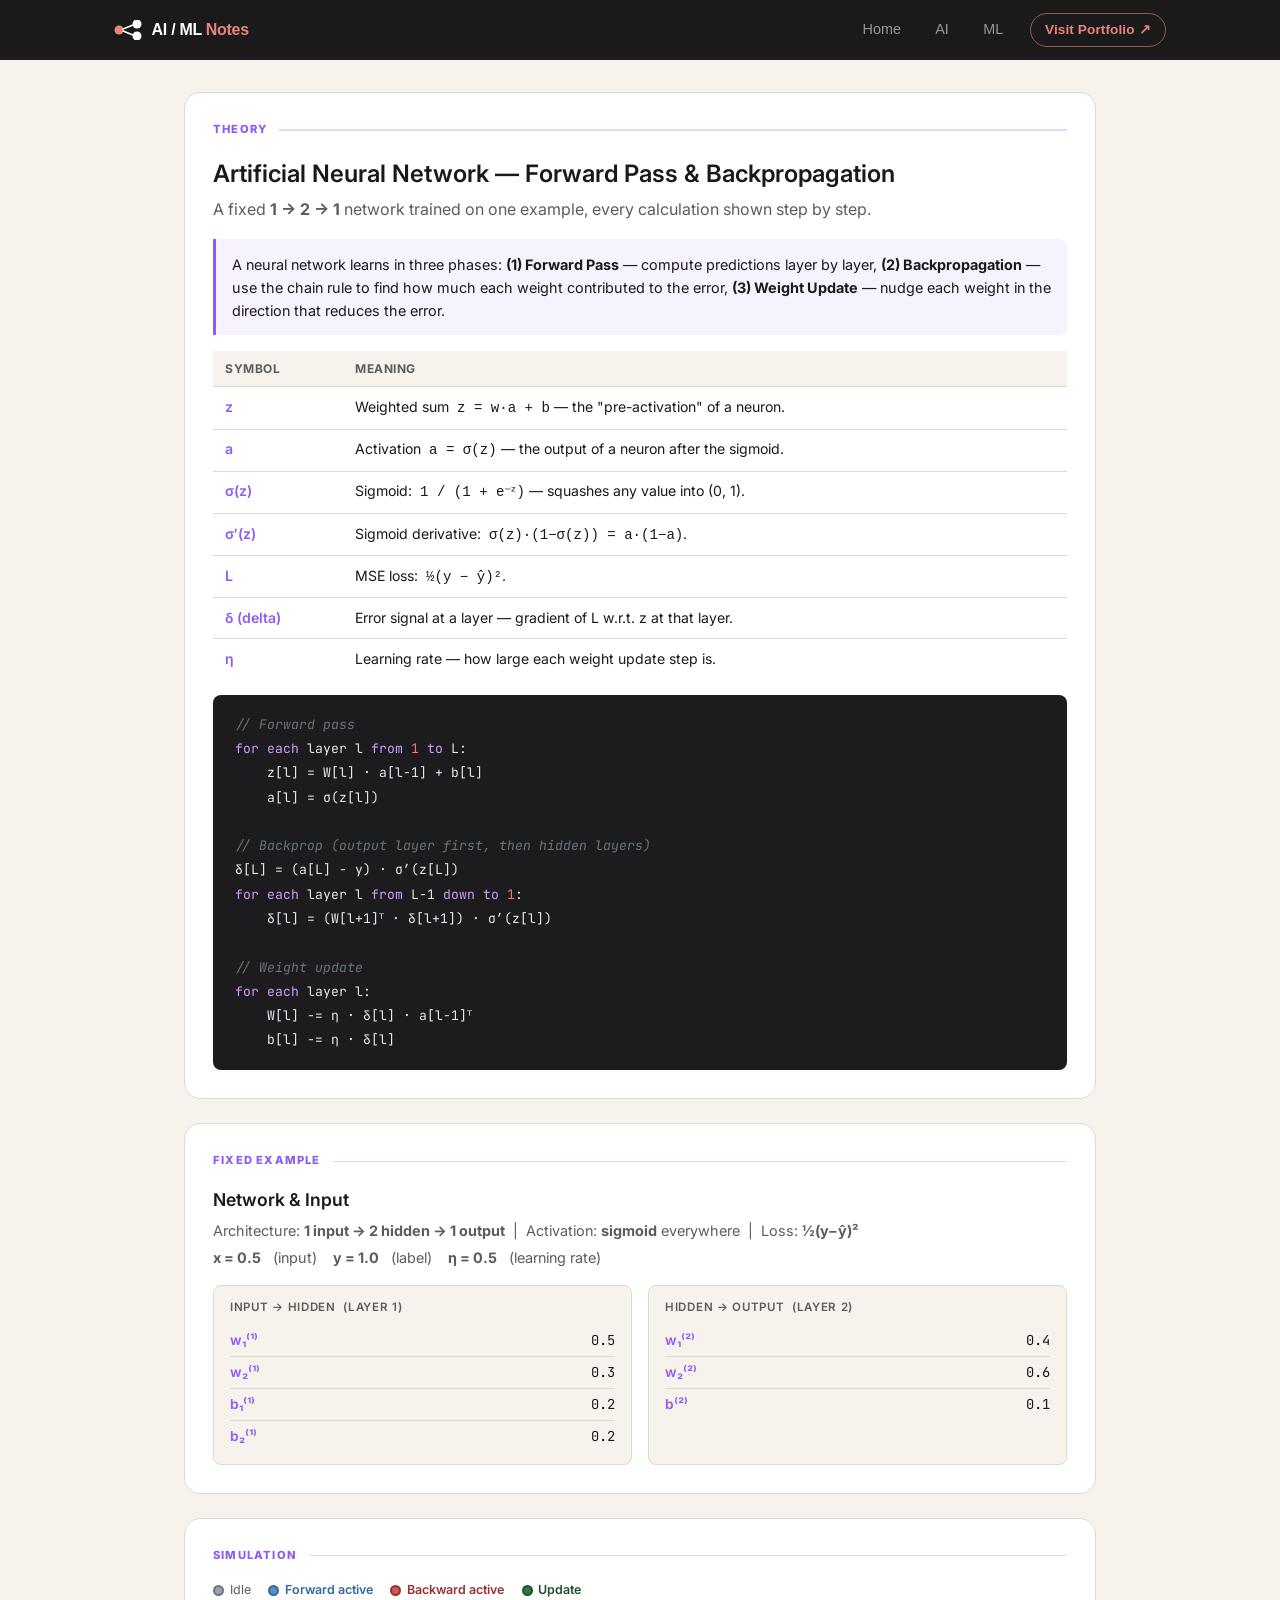
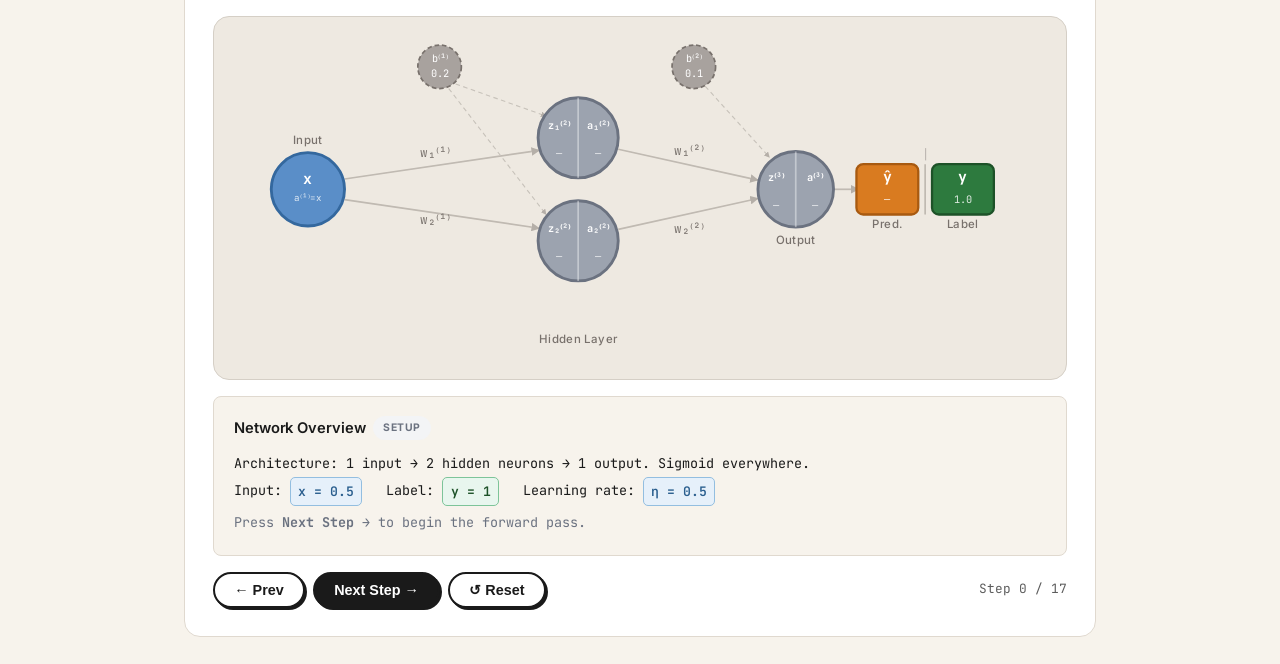
<file: algorithms/ml/neural-network/ann.html>
<!DOCTYPE html>
<html lang="en">
<head>
  <meta charset="UTF-8"/>
  <meta name="viewport" content="width=device-width, initial-scale=1.0"/>
  <title>Neural Network (ANN) — Forward Pass &amp; Backpropagation Simulation</title>
  <meta name="description" content="Step-by-step neural network simulation. Watch forward pass and backpropagation on a fixed 1→2→1 network with color-coded chain-rule equations. Every weight, activation, gradient, and update shown explicitly."/>
  <meta name="keywords" content="neural network simulation, backpropagation step by step, forward pass neural network, ANN visualization, chain rule gradient, weight update gradient descent, sigmoid activation, deep learning tutorial"/>
  <meta name="author" content="Mahamud Hasan Walid"/>
  <meta name="robots" content="index, follow"/>
  <meta name="theme-color" content="#1a1a1a"/>
  <link rel="canonical" href="https://walid2851.github.io/ai-ml-visual-notes/algorithms/ml/neural-network/ann.html"/>

  <!-- ── Open Graph ── -->
  <meta property="og:type"        content="article"/>
  <meta property="og:url"         content="https://walid2851.github.io/ai-ml-visual-notes/algorithms/ml/neural-network/ann.html"/>
  <meta property="og:title"       content="Neural Network (ANN) — Forward Pass &amp; Backpropagation Simulation"/>
  <meta property="og:description" content="Watch every step of forward pass and backpropagation on a 1→2→1 neural network — weights, activations, gradients, and updates shown with color-coded equations."/>
  <meta property="og:image"       content="https://walid2851.github.io/ai-ml-visual-notes/assets/og-preview.png"/>
  <meta name="twitter:card"       content="summary_large_image"/>

  <!-- ── Structured Data ── -->
  <script type="application/ld+json">
  [
    {
      "@context": "https://schema.org",
      "@type": "LearningResource",
      "name": "Artificial Neural Network (ANN) — Forward Pass & Backpropagation Simulation",
      "url": "https://walid2851.github.io/ai-ml-visual-notes/algorithms/ml/neural-network/ann.html",
      "description": "Step-by-step interactive simulation of forward pass and backpropagation on a 1→2→1 neural network. Every weight, activation, loss, gradient, and weight update is shown with color-coded chain-rule equations.",
      "educationalLevel": "Intermediate",
      "learningResourceType": "Simulation",
      "inLanguage": "en-US",
      "isPartOf": { "@type": "WebSite", "url": "https://walid2851.github.io/ai-ml-visual-notes/" },
      "author": {
        "@type": "Person",
        "name": "Mahamud Hasan Walid",
        "url": "https://walid2851.github.io/",
        "sameAs": ["https://walid2851.github.io/"]
      },
      "teaches": ["Forward pass", "Backpropagation", "Chain rule", "Gradient descent", "Sigmoid activation", "Weight update", "MSE loss"]
    },
    {
      "@context": "https://schema.org",
      "@type": "FAQPage",
      "mainEntity": [
        {
          "@type": "Question",
          "name": "What is the forward pass in a neural network?",
          "acceptedAnswer": {
            "@type": "Answer",
            "text": "The forward pass computes a prediction by passing the input through each layer left to right. At each neuron, the weighted sum z = w·a + b is computed, then the activation a = σ(z) is applied. The final output layer produces the prediction ŷ."
          }
        },
        {
          "@type": "Question",
          "name": "What is backpropagation and how does it work?",
          "acceptedAnswer": {
            "@type": "Answer",
            "text": "Backpropagation uses the chain rule to compute gradients of the loss with respect to every weight in the network. It flows error signals backwards from the output layer to the input layer. The error signal δ at each layer is: δ = (upstream gradient) × σ′(z). Each weight is then updated as w ← w − η·δ·a."
          }
        },
        {
          "@type": "Question",
          "name": "What is the chain rule in backpropagation?",
          "acceptedAnswer": {
            "@type": "Answer",
            "text": "The chain rule states that ∂L/∂w = (∂L/∂a) × (∂a/∂z) × (∂z/∂w). In a neural network, this means the gradient of the loss with respect to a weight is the product of all intermediate derivatives along the path from that weight to the loss output."
          }
        },
        {
          "@type": "Question",
          "name": "What is the sigmoid activation function?",
          "acceptedAnswer": {
            "@type": "Answer",
            "text": "The sigmoid function σ(z) = 1 / (1 + e⁻ᶻ) squashes any real number into the range (0, 1). Its derivative is σ′(z) = σ(z) × (1 − σ(z)) = a × (1 − a), which is used during backpropagation."
          }
        },
        {
          "@type": "Question",
          "name": "How is the MSE loss computed in a neural network?",
          "acceptedAnswer": {
            "@type": "Answer",
            "text": "Mean Squared Error (MSE) loss is L = ½(y − ŷ)², where y is the true label and ŷ is the network's prediction. The ½ factor simplifies the derivative: ∂L/∂ŷ = −(y − ŷ)."
          }
        }
      ]
    }
  ]
  </script>
  <link rel="icon" href="data:image/svg+xml,<svg xmlns='http://www.w3.org/2000/svg' viewBox='0 0 32 32'><circle cx='6' cy='16' r='5' fill='%237C3AED'/><circle cx='26' cy='6' r='5' fill='%237C3AED'/><circle cx='26' cy='26' r='5' fill='%237C3AED'/><line x1='11' y1='14' x2='21' y2='8' stroke='%237C3AED' stroke-width='2'/><line x1='11' y1='18' x2='21' y2='24' stroke='%237C3AED' stroke-width='2'/></svg>"/>
  <link rel="preconnect" href="https://fonts.googleapis.com"/>
  <link rel="preconnect" href="https://fonts.gstatic.com" crossorigin/>
  <link rel="stylesheet" href="https://fonts.googleapis.com/css2?family=Inter:wght@400;500;600;700&family=JetBrains+Mono:wght@400;600&display=swap"/>
  <link rel="stylesheet" href="../../../style.css"/>
  <style>
    :root { --accent-algo: #8B5CF6; }

    .page-content {
      max-width: 960px;
      margin: 0 auto;
      padding: 2rem 1.5rem;
      display: flex;
      flex-direction: column;
      gap: 1.5rem;
      font-family: 'Inter', -apple-system, BlinkMacSystemFont, sans-serif;
    }

    .section {
      background: #fff;
      border: 1.5px solid var(--border);
      border-radius: var(--radius-md);
      padding: 1.75rem;
      display: flex;
      flex-direction: column;
      gap: 1rem;
      font-family: 'Inter', -apple-system, BlinkMacSystemFont, sans-serif;
    }

    .section-tag {
      font-size: 0.7rem;
      font-weight: 800;
      text-transform: uppercase;
      letter-spacing: 1.2px;
      color: var(--accent-algo);
      display: flex;
      align-items: center;
      gap: 0.75rem;
    }
    .section-tag::after {
      content: '';
      flex: 1;
      height: 1.5px;
      background: color-mix(in srgb, var(--accent-algo) 25%, transparent);
    }

    .insight-box {
      border-left: 3px solid var(--accent-algo);
      background: color-mix(in srgb, var(--accent-algo) 8%, white);
      border-radius: 0 var(--radius-sm) var(--radius-sm) 0;
      padding: 0.85rem 1rem;
      font-size: 0.9rem;
    }

    .props-table {
      width: 100%;
      border-collapse: collapse;
      font-size: 0.88rem;
    }
    .props-table th {
      text-align: left;
      padding: 0.5rem 0.75rem;
      background: var(--bg);
      color: var(--text-secondary);
      font-size: 0.75rem;
      text-transform: uppercase;
      letter-spacing: 0.5px;
    }
    .props-table td {
      padding: 0.55rem 0.75rem;
      border-top: 1px solid var(--border);
      vertical-align: top;
    }
    .props-table td:first-child { font-weight: 600; width: 130px; color: var(--accent-algo); }

    /* ── Network SVG wrap ── */
    .svg-wrap {
      border: 1.5px solid #D5CFC6;
      border-radius: var(--radius-md);
      background: #EEE9E1;
      padding: 0.75rem 0.5rem;
      overflow-x: auto;
    }
    #ann-svg {
      display: block;
      width: 100%;
      min-width: 600px;
    }

    /* ── SVG highlight classes — change fill + stroke, keep text white ── */
    #ann-svg .hl-fwd circle,
    #ann-svg .hl-fwd rect {
      fill:   #5A8EC8 !important;
      stroke: #34689E !important;
      stroke-width: 3 !important;
    }
    #ann-svg line.hl-fwd {
      stroke: #5A8EC8 !important;
      stroke-width: 2.5 !important;
      opacity: 1 !important;
    }
    #ann-svg .hl-bwd circle,
    #ann-svg .hl-bwd rect {
      fill:   #C85A5A !important;
      stroke: #963030 !important;
      stroke-width: 3 !important;
    }
    #ann-svg line.hl-bwd {
      stroke: #C85A5A !important;
      stroke-width: 2.5 !important;
      opacity: 1 !important;
    }
    #ann-svg .hl-loss circle,
    #ann-svg .hl-loss rect {
      fill:   #D97B20 !important;
      stroke: #A85A10 !important;
      stroke-width: 3 !important;
    }
    #ann-svg .hl-update circle,
    #ann-svg .hl-update rect {
      fill:   #2D7A3E !important;
      stroke: #1D5228 !important;
      stroke-width: 3 !important;
    }
    #ann-svg line.hl-update {
      stroke: #2D7A3E !important;
      stroke-width: 2.5 !important;
      opacity: 1 !important;
    }
    /* keep all text white inside any highlighted node */
    #ann-svg .hl-fwd text,
    #ann-svg .hl-bwd text,
    #ann-svg .hl-loss text,
    #ann-svg .hl-update text {
      fill: white !important;
    }

    /* ── Step info panel ── */
    .step-info {
      border-radius: var(--radius-sm);
      padding: 1.1rem 1.25rem;
      font-family: 'Inter', -apple-system, sans-serif;
      font-size: 0.875rem;
      line-height: 1.8;
      border: 1.5px solid var(--border);
      background: var(--bg);
      min-height: 90px;
      transition: background 0.25s, border-color 0.25s;
    }
    .step-info.phase-forward  { background: #EEF4FA; border-color: #A8C5E2; }
    .step-info.phase-backward { background: #FAF0F0; border-color: #DFA8A8; }
    .step-info.phase-loss     { background: #FDF8EE; border-color: #E8C97A; }
    .step-info.phase-update   { background: #EEF8F1; border-color: #8ECDA0; }

    .step-title {
      font-family: 'Inter', sans-serif;
      font-weight: 600;
      font-size: 0.92rem;
      letter-spacing: -0.1px;
      margin-bottom: 0.6rem;
      display: flex;
      align-items: center;
      gap: 0.5rem;
      flex-wrap: wrap;
    }
    .phase-badge {
      font-family: 'Inter', sans-serif;
      font-size: 0.65rem;
      font-weight: 700;
      text-transform: uppercase;
      letter-spacing: 0.6px;
      padding: 0.18rem 0.6rem;
      border-radius: 999px;
    }
    .badge-setup    { background: #F3F4F6; color: #6B7280; }
    .badge-forward  { background: #D8E9F7; color: #2A5E8E; }
    .badge-backward { background: #F7DEDE; color: #8E2A2A; }
    .badge-loss     { background: #FBF0D8; color: #8E5A10; }
    .badge-update   { background: #D8F0E0; color: #1D5228; }

    .eq-line { margin: 0.15rem 0; font-family: 'JetBrains Mono', monospace; font-size: 0.84rem; }
    .eq-f  { color: #374151; }
    .eq-s  { color: #34689E; }
    .eq-r  { color: #1D5228; font-weight: 600; }
    .eq-b  { color: #963030; }
    .eq-g  { color: #963030; font-weight: 600; }

    .vbox {
      display: inline-block;
      padding: 0.08rem 0.45rem;
      border-radius: 5px;
      font-family: 'JetBrains Mono', monospace;
      font-size: 0.82rem;
      font-weight: 600;
    }
    .vbox-b { background: #E6F0FA; border: 1px solid #93BEE0; color: #2A5E8E; }
    .vbox-r { background: #FAF0F0; border: 1px solid #E0A0A0; color: #8E2A2A; }
    .vbox-g { background: #E8F6EE; border: 1px solid #7DC499; color: #1D5228; }

    /* ── Weights display ── */
    .weights-grid {
      display: grid;
      grid-template-columns: 1fr 1fr;
      gap: 1rem;
    }
    .weight-group {
      background: var(--bg);
      border: 1px solid var(--border);
      border-radius: var(--radius-sm);
      padding: 0.75rem 1rem;
    }
    .weight-group h4 {
      font-family: 'Inter', sans-serif;
      font-size: 0.72rem;
      font-weight: 600;
      text-transform: uppercase;
      letter-spacing: 0.7px;
      color: var(--text-secondary);
      margin-bottom: 0.5rem;
    }
    .weight-row {
      display: flex;
      justify-content: space-between;
      padding: 0.28rem 0;
      border-top: 1px solid var(--border);
      font-size: 0.86rem;
    }
    .weight-row:first-of-type { border-top: none; }
    .wname { font-weight: 600; color: var(--accent-algo); }
    .wval  { font-family: "JetBrains Mono", monospace; }
    .wval.updated { color: #059669; font-weight: 700; }

    /* ── Controls ── */
    .controls {
      display: flex;
      align-items: center;
      gap: 0.5rem;
      flex-wrap: wrap;
    }
    .step-ctr {
      margin-left: auto;
      font-size: 0.8rem;
      color: var(--text-secondary);
      font-family: "JetBrains Mono", monospace;
    }

    /* ── Legend ── */
    .legend {
      display: flex;
      gap: 1.1rem;
      flex-wrap: wrap;
      font-size: 0.78rem;
      align-items: center;
    }
    .leg-item { display: flex; align-items: center; gap: 0.35rem; color: var(--text-secondary); }
    .leg-dot {
      width: 11px; height: 11px;
      border-radius: 50%;
      border: 2px solid;
      flex-shrink: 0;
    }

    /* ── Pseudocode ── */
    .pseudocode {
      background: #1C1C1E;
      color: #E8E8E8;
      border-radius: var(--radius-sm);
      padding: 1.1rem 1.4rem;
      font-family: "JetBrains Mono", monospace;
      font-size: 0.82rem;
      line-height: 1.85;
      overflow-x: auto;
      white-space: pre;
    }
    .kw  { color: #CF9DFF; }
    .fn  { color: #79C0FF; }
    .cm  { color: #6A737D; font-style: italic; }
    .num { color: #F97583; }

    /* ── Chain-rule display in step panel ── */
    .chain-rule {
      background: #F8F9FA;
      border-left: 3px solid #C0A0A0;
      border-radius: 0 var(--radius-sm) var(--radius-sm) 0;
      padding: 0.55rem 0.9rem;
      margin: 0.45rem 0 0.25rem;
    }
    .chain-row {
      display: grid;
      grid-template-columns: 118px 16px 1fr;
      align-items: baseline;
      font-family: 'JetBrains Mono', monospace;
      font-size: 0.82rem;
      line-height: 1.8;
    }
    .chain-lhs { color: #374151; font-weight: 600; }
    .chain-op  { color: #B0B8C1; text-align: center; }
    .chain-rhs { color: #34689E; }
    .chain-result { color: #8E2A2A; font-weight: 700; }
    .chain-sub { font-size: 0.75rem; color: #8A93A0; font-style: italic; }

    @media (max-width: 640px) {
      .page-content   { padding: 1rem; gap: 1rem; }
      .section        { padding: 1.1rem; }
      .weights-grid   { grid-template-columns: 1fr; }
      .step-ctr       { margin-left: 0; width: 100%; text-align: right; }
    }
  </style>
</head>
<body>

  <script src="../../../components/nav.js"></script>

  <div class="page-content">

    <!-- ── THEORY ─────────────────────────── -->
    <section class="section">
      <div class="section-tag">Theory</div>
      <div>
        <h2>Artificial Neural Network — Forward Pass &amp; Backpropagation</h2>
        <p style="color:var(--text-secondary);margin-top:0.25rem">
          A fixed <strong>1 → 2 → 1</strong> network trained on one example, every calculation shown step by step.
        </p>
      </div>

      <div class="insight-box">
        A neural network learns in three phases: <strong>(1) Forward Pass</strong> — compute predictions layer by layer,
        <strong>(2) Backpropagation</strong> — use the chain rule to find how much each weight contributed to the error,
        <strong>(3) Weight Update</strong> — nudge each weight in the direction that reduces the error.
      </div>

      <table class="props-table">
        <thead><tr><th>Symbol</th><th>Meaning</th></tr></thead>
        <tbody>
          <tr><td>z</td><td>Weighted sum &nbsp;<code>z = w·a + b</code> — the "pre-activation" of a neuron.</td></tr>
          <tr><td>a</td><td>Activation &nbsp;<code>a = σ(z)</code> — the output of a neuron after the sigmoid.</td></tr>
          <tr><td>σ(z)</td><td>Sigmoid: &nbsp;<code>1 / (1 + e⁻ᶻ)</code> — squashes any value into (0, 1).</td></tr>
          <tr><td>σ′(z)</td><td>Sigmoid derivative: &nbsp;<code>σ(z)·(1−σ(z)) = a·(1−a)</code>.</td></tr>
          <tr><td>L</td><td>MSE loss: &nbsp;<code>½(y − ŷ)²</code>.</td></tr>
          <tr><td>δ (delta)</td><td>Error signal at a layer — gradient of L w.r.t. z at that layer.</td></tr>
          <tr><td>η</td><td>Learning rate — how large each weight update step is.</td></tr>
        </tbody>
      </table>

      <div class="pseudocode"><span class="cm">// Forward pass</span>
<span class="kw">for each</span> layer l <span class="kw">from</span> <span class="num">1</span> <span class="kw">to</span> L:
    z[l] = W[l] · a[l-1] + b[l]
    a[l] = σ(z[l])

<span class="cm">// Backprop (output layer first, then hidden layers)</span>
δ[L] = (a[L] − y) · σ′(z[L])
<span class="kw">for each</span> layer l <span class="kw">from</span> L-1 <span class="kw">down to</span> <span class="num">1</span>:
    δ[l] = (W[l+1]ᵀ · δ[l+1]) · σ′(z[l])

<span class="cm">// Weight update</span>
<span class="kw">for each</span> layer l:
    W[l] -= η · δ[l] · a[l-1]ᵀ
    b[l] -= η · δ[l]</div>
    </section>

    <!-- ── FIXED EXAMPLE ──────────────────── -->
    <section class="section">
      <div class="section-tag">Fixed Example</div>

      <div>
        <h3 style="margin-bottom:0.3rem">Network &amp; Input</h3>
        <p style="color:var(--text-secondary);font-size:0.9rem">
          Architecture: <strong>1 input → 2 hidden → 1 output</strong> &nbsp;|&nbsp;
          Activation: <strong>sigmoid</strong> everywhere &nbsp;|&nbsp;
          Loss: <strong>½(y−ŷ)²</strong>
        </p>
        <p style="color:var(--text-secondary);font-size:0.9rem;margin-top:0.25rem">
          <strong>x = 0.5</strong> &nbsp; (input) &nbsp;&nbsp; <strong>y = 1.0</strong> &nbsp; (label) &nbsp;&nbsp; <strong>η = 0.5</strong> &nbsp; (learning rate)
        </p>
      </div>

      <div class="weights-grid" id="weights-display">
        <div class="weight-group">
          <h4>Input → Hidden &nbsp;(Layer 1)</h4>
          <div class="weight-row"><span class="wname">w₁⁽¹⁾</span><span class="wval" id="wv-w1">0.5</span></div>
          <div class="weight-row"><span class="wname">w₂⁽¹⁾</span><span class="wval" id="wv-w2">0.3</span></div>
          <div class="weight-row"><span class="wname">b₁⁽¹⁾</span><span class="wval" id="wv-b1a">0.2</span></div>
          <div class="weight-row"><span class="wname">b₂⁽¹⁾</span><span class="wval" id="wv-b1b">0.2</span></div>
        </div>
        <div class="weight-group">
          <h4>Hidden → Output &nbsp;(Layer 2)</h4>
          <div class="weight-row"><span class="wname">w₁⁽²⁾</span><span class="wval" id="wv-W1">0.4</span></div>
          <div class="weight-row"><span class="wname">w₂⁽²⁾</span><span class="wval" id="wv-W2">0.6</span></div>
          <div class="weight-row"><span class="wname">b⁽²⁾</span><span class="wval" id="wv-b2">0.1</span></div>
        </div>
      </div>
    </section>

    <!-- ── SIMULATION ─────────────────────── -->
    <section class="section">
      <div class="section-tag">Simulation</div>

      <!-- Legend -->
      <div class="legend">
        <div class="leg-item">
          <div class="leg-dot" style="border-color:#6B7280;background:#9CA3AF"></div>
          <span>Idle</span>
        </div>
        <div class="leg-item">
          <div class="leg-dot" style="border-color:#34689E;background:#5A8EC8"></div>
          <span style="color:#34689E;font-weight:600">Forward active</span>
        </div>
        <div class="leg-item">
          <div class="leg-dot" style="border-color:#963030;background:#C85A5A"></div>
          <span style="color:#963030;font-weight:600">Backward active</span>
        </div>
        <div class="leg-item">
          <div class="leg-dot" style="border-color:#1D5228;background:#2D7A3E"></div>
          <span style="color:#1D5228;font-weight:600">Update</span>
        </div>
      </div>

      <!-- Network SVG -->
      <div class="svg-wrap">
        <svg id="ann-svg" viewBox="0 0 730 295" xmlns="http://www.w3.org/2000/svg">
          <defs>
            <marker id="arr" viewBox="0 0 10 10" refX="9" refY="5"
                    markerWidth="5" markerHeight="5" orient="auto-start-reverse">
              <path d="M0 0 L10 5 L0 10 z" fill="#B5AFA8"/>
            </marker>
            <marker id="arr-fwd" viewBox="0 0 10 10" refX="9" refY="5"
                    markerWidth="5" markerHeight="5" orient="auto-start-reverse">
              <path d="M0 0 L10 5 L0 10 z" fill="#5A8EC8"/>
            </marker>
            <marker id="arr-bwd" viewBox="0 0 10 10" refX="9" refY="5"
                    markerWidth="5" markerHeight="5" orient="auto-start-reverse">
              <path d="M0 0 L10 5 L0 10 z" fill="#C85A5A"/>
            </marker>
            <marker id="arr-upd" viewBox="0 0 10 10" refX="9" refY="5"
                    markerWidth="5" markerHeight="5" orient="auto-start-reverse">
              <path d="M0 0 L10 5 L0 10 z" fill="#2D7A3E"/>
            </marker>
          </defs>

          <!-- ── EDGES ── -->
          <line id="edge-x-h1"   x1="107" y1="131" x2="277" y2="106" stroke="#C0BAB2" stroke-width="1.5" marker-end="url(#arr)"/>
          <line id="edge-x-h2"   x1="107" y1="149" x2="277" y2="174" stroke="#C0BAB2" stroke-width="1.5" marker-end="url(#arr)"/>
          <line id="edge-b1-h1"  x1="204" y1="48"  x2="283" y2="76"  stroke="#C8C3BB" stroke-width="1"   stroke-dasharray="4,3" marker-end="url(#arr)"/>
          <line id="edge-b1-h2"  x1="198" y1="52"  x2="283" y2="162" stroke="#C8C3BB" stroke-width="1"   stroke-dasharray="4,3" marker-end="url(#arr)"/>
          <line id="edge-h1-out" x1="346" y1="105" x2="468" y2="132" stroke="#C0BAB2" stroke-width="1.5" marker-end="url(#arr)"/>
          <line id="edge-h2-out" x1="346" y1="175" x2="468" y2="148" stroke="#C0BAB2" stroke-width="1.5" marker-end="url(#arr)"/>
          <line id="edge-b2-out" x1="422" y1="50"  x2="478" y2="112" stroke="#C8C3BB" stroke-width="1"   stroke-dasharray="4,3" marker-end="url(#arr)"/>
          <line id="edge-out-p"  x1="534" y1="140" x2="556" y2="140" stroke="#C0BAB2" stroke-width="1.5" marker-end="url(#arr)"/>

          <!-- ── WEIGHT LABELS ── -->
          <text x="186" y="112" fill="#78716C" font-size="11" text-anchor="middle" font-family="'JetBrains Mono', monospace">w₁⁽¹⁾</text>
          <text x="186" y="170" fill="#78716C" font-size="11" text-anchor="middle" font-family="'JetBrains Mono', monospace">w₂⁽¹⁾</text>
          <text x="408" y="110" fill="#78716C" font-size="11" text-anchor="middle" font-family="'JetBrains Mono', monospace">w₁⁽²⁾</text>
          <text x="408" y="178" fill="#78716C" font-size="11" text-anchor="middle" font-family="'JetBrains Mono', monospace">w₂⁽²⁾</text>

          <!-- ── INPUT NODE ── -->
          <g id="node-input">
            <circle cx="75" cy="140" r="32" fill="#5A8EC8" stroke="#34689E" stroke-width="2.5"/>
            <text x="75" y="135" fill="white" font-size="13" text-anchor="middle" font-family="'JetBrains Mono', monospace" font-weight="700">x</text>
            <text x="75" y="150" fill="rgba(255,255,255,0.8)" font-size="8" text-anchor="middle" font-family="'JetBrains Mono', monospace">a⁽¹⁾=x</text>
          </g>
          <text x="75" y="100" fill="#78716C" font-size="10" text-anchor="middle" font-family="'Inter', sans-serif" font-weight="500" letter-spacing="0.3">Input</text>

          <!-- ── BIAS 1 ── -->
          <g id="node-b1">
            <circle cx="190" cy="33" r="19" fill="#A8A29E" stroke="#78716C" stroke-width="1.5" stroke-dasharray="4,2.5"/>
            <text x="190" y="29" fill="white" font-size="9" text-anchor="middle" font-family="'JetBrains Mono', monospace">b⁽¹⁾</text>
            <text x="190" y="42" fill="white" font-size="9" text-anchor="middle" font-family="'JetBrains Mono', monospace">0.2</text>
          </g>

          <!-- ── HIDDEN NEURON 1 (split circle) ── -->
          <g id="node-h1">
            <circle cx="311" cy="95" r="35" fill="#9CA3AF" stroke="#6B7280" stroke-width="2.5"/>
            <line x1="311" y1="60" x2="311" y2="130" stroke="white" stroke-width="1.5" opacity="0.4"/>
            <!-- z side -->
            <text x="294" y="87"  fill="white" font-size="9"  text-anchor="middle" font-family="'JetBrains Mono', monospace" font-weight="600">z₁⁽²⁾</text>
            <text id="h1-z-val" x="294" y="112" fill="rgba(255,255,255,0.75)" font-size="9"  text-anchor="middle" font-family="'JetBrains Mono', monospace">—</text>
            <!-- a side -->
            <text x="328" y="87"  fill="white" font-size="9"  text-anchor="middle" font-family="'JetBrains Mono', monospace" font-weight="600">a₁⁽²⁾</text>
            <text id="h1-a-val" x="328" y="112" fill="rgba(255,255,255,0.75)" font-size="9"  text-anchor="middle" font-family="'JetBrains Mono', monospace">—</text>
          </g>

          <!-- ── HIDDEN NEURON 2 (split circle) ── -->
          <g id="node-h2">
            <circle cx="311" cy="185" r="35" fill="#9CA3AF" stroke="#6B7280" stroke-width="2.5"/>
            <line x1="311" y1="150" x2="311" y2="220" stroke="white" stroke-width="1.5" opacity="0.4"/>
            <text x="294" y="177" fill="white" font-size="9"  text-anchor="middle" font-family="'JetBrains Mono', monospace" font-weight="600">z₂⁽²⁾</text>
            <text id="h2-z-val" x="294" y="202" fill="rgba(255,255,255,0.75)" font-size="9"  text-anchor="middle" font-family="'JetBrains Mono', monospace">—</text>
            <text x="328" y="177" fill="white" font-size="9"  text-anchor="middle" font-family="'JetBrains Mono', monospace" font-weight="600">a₂⁽²⁾</text>
            <text id="h2-a-val" x="328" y="202" fill="rgba(255,255,255,0.75)" font-size="9"  text-anchor="middle" font-family="'JetBrains Mono', monospace">—</text>
          </g>

          <text x="311" y="274" fill="#78716C" font-size="10" text-anchor="middle" font-family="'Inter', sans-serif" font-weight="500" letter-spacing="0.3">Hidden Layer</text>

          <!-- ── BIAS 2 ── -->
          <g id="node-b2">
            <circle cx="412" cy="33" r="19" fill="#A8A29E" stroke="#78716C" stroke-width="1.5" stroke-dasharray="4,2.5"/>
            <text x="412" y="29" fill="white" font-size="9" text-anchor="middle" font-family="'JetBrains Mono', monospace">b⁽²⁾</text>
            <text x="412" y="42" fill="white" font-size="9" text-anchor="middle" font-family="'JetBrains Mono', monospace">0.1</text>
          </g>

          <!-- ── OUTPUT NEURON (split circle) ── -->
          <g id="node-out">
            <circle cx="501" cy="140" r="33" fill="#9CA3AF" stroke="#6B7280" stroke-width="2.5"/>
            <line x1="501" y1="107" x2="501" y2="173" stroke="white" stroke-width="1.5" opacity="0.4"/>
            <text x="484" y="133" fill="white" font-size="9"  text-anchor="middle" font-family="'JetBrains Mono', monospace" font-weight="600">z⁽³⁾</text>
            <text id="out-z-val" x="484" y="157" fill="rgba(255,255,255,0.75)" font-size="9"  text-anchor="middle" font-family="'JetBrains Mono', monospace">—</text>
            <text x="518" y="133" fill="white" font-size="9"  text-anchor="middle" font-family="'JetBrains Mono', monospace" font-weight="600">a⁽³⁾</text>
            <text id="out-a-val" x="518" y="157" fill="rgba(255,255,255,0.75)" font-size="9"  text-anchor="middle" font-family="'JetBrains Mono', monospace">—</text>
          </g>
          <text x="501" y="188" fill="#78716C" font-size="10" text-anchor="middle" font-family="'Inter', sans-serif" font-weight="500" letter-spacing="0.3">Output</text>

          <!-- ── PREDICTION BOX ── -->
          <g id="node-pred">
            <rect x="554" y="118" width="54" height="44" rx="6" fill="#D97B20" stroke="#A85A10" stroke-width="2"/>
            <text x="581" y="134" fill="white" font-size="13" text-anchor="middle" font-family="'JetBrains Mono', monospace" font-weight="700">ŷ</text>
            <text id="pred-val" x="581" y="152" fill="rgba(255,255,255,0.85)" font-size="9"  text-anchor="middle" font-family="'JetBrains Mono', monospace">—</text>
          </g>
          <text x="581" y="174" fill="#78716C" font-size="10" text-anchor="middle" font-family="'Inter', sans-serif" font-weight="500" letter-spacing="0.3">Pred.</text>

          <!-- ── LABEL BOX ── -->
          <g id="node-lbl">
            <rect x="620" y="118" width="54" height="44" rx="6" fill="#2D7A3E" stroke="#1D5228" stroke-width="2"/>
            <text x="647" y="134" fill="white" font-size="13" text-anchor="middle" font-family="'JetBrains Mono', monospace" font-weight="700">y</text>
            <text x="647" y="152" fill="rgba(255,255,255,0.85)" font-size="9"  text-anchor="middle" font-family="'JetBrains Mono', monospace">1.0</text>
          </g>
          <text x="647" y="174" fill="#78716C" font-size="10" text-anchor="middle" font-family="'Inter', sans-serif" font-weight="500" letter-spacing="0.3">Label</text>

          <!-- divider between pred/label -->
          <line x1="614" y1="118" x2="614" y2="162" stroke="#C0BAB2" stroke-width="1.5"/>
          <text x="614" y="113" fill="#A8A29E" font-size="9" text-anchor="middle">|</text>

          <!-- ── GRADIENT ANNOTATIONS (backprop — filled via svgUp) ── -->
          <!-- δ values on nodes (appear below node circles) -->
          <text id="gv-delta3" x="501" y="202" fill="#8E2A2A" font-size="8.5" text-anchor="middle" font-family="'JetBrains Mono', monospace" font-weight="700"></text>
          <text id="gv-delta1" x="355" y="98"  fill="#8E2A2A" font-size="8.5" text-anchor="start"  font-family="'JetBrains Mono', monospace" font-weight="700"></text>
          <text id="gv-delta2" x="355" y="188" fill="#8E2A2A" font-size="8.5" text-anchor="start"  font-family="'JetBrains Mono', monospace" font-weight="700"></text>
          <!-- ∂L/∂w values on edges (appear near edge midpoints) -->
          <text id="gv-dW1"   x="394" y="131" fill="#8E2A2A" font-size="8.5" text-anchor="middle" font-family="'JetBrains Mono', monospace"></text>
          <text id="gv-dW2"   x="394" y="155" fill="#8E2A2A" font-size="8.5" text-anchor="middle" font-family="'JetBrains Mono', monospace"></text>
          <text id="gv-dw1"   x="183" y="132" fill="#8E2A2A" font-size="8.5" text-anchor="middle" font-family="'JetBrains Mono', monospace"></text>
          <text id="gv-dw2"   x="183" y="152" fill="#8E2A2A" font-size="8.5" text-anchor="middle" font-family="'JetBrains Mono', monospace"></text>
        </svg>
      </div>

      <!-- Step Info Panel -->
      <div class="step-info phase-setup" id="step-info">
        <div class="step-title">
          <span id="step-title-text">Network Overview</span>
          <span class="phase-badge badge-setup" id="phase-badge">Setup</span>
        </div>
        <div id="step-body">
          Press <strong>Next Step →</strong> to begin. The forward pass computes predictions left to right, then backprop flows gradients right to left.
        </div>
      </div>

      <!-- Controls -->
      <div class="controls">
        <button class="btn" id="btn-prev" onclick="changeStep(-1)" disabled>← Prev</button>
        <button class="btn btn-primary" id="btn-next" onclick="changeStep(1)">Next Step →</button>
        <button class="btn" onclick="resetSim()">↺ Reset</button>
        <span class="step-ctr" id="step-ctr">Step 0 / 13</span>
      </div>

    </section>

  </div><!-- /page-content -->

  <script>
  // ── Fixed network ────────────────────────────────────
  const X = 0.5, Y = 1.0, LR = 0.5;
  const W = { w1:0.5, w2:0.3, b1a:0.2, b1b:0.2, W1:0.4, W2:0.6, b2:0.1 };

  function sig(z)  { return 1 / (1 + Math.exp(-z)); }
  function f(v, d) { return v.toFixed(d ?? 4); }

  // ── Pre-compute all forward values ───────────────────
  const z1   = W.w1 * X + W.b1a;
  const a1   = sig(z1);
  const z2   = W.w2 * X + W.b1b;
  const a2   = sig(z2);
  const z3   = W.W1 * a1 + W.W2 * a2 + W.b2;
  const yhat = sig(z3);
  const loss = 0.5 * (Y - yhat) ** 2;

  // ── Backprop values ───────────────────────────────────
  const dL_dyhat  = -(Y - yhat);
  const dyhat_dz3 = yhat * (1 - yhat);
  const delta3    = dL_dyhat * dyhat_dz3;

  const dL_dW1 = delta3 * a1;
  const dL_dW2 = delta3 * a2;
  const dL_db2 = delta3;

  const dL_da1  = delta3 * W.W1;
  const da1_dz1 = a1 * (1 - a1);
  const delta1  = dL_da1 * da1_dz1;

  const dL_da2  = delta3 * W.W2;
  const da2_dz2 = a2 * (1 - a2);
  const delta2  = dL_da2 * da2_dz2;

  const dL_dw1 = delta1 * X;
  const dL_dw2 = delta2 * X;

  // ── New weights after update ──────────────────────────
  const nw1  = W.w1  - LR * dL_dw1;
  const nw2  = W.w2  - LR * dL_dw2;
  const nW1  = W.W1  - LR * dL_dW1;
  const nW2  = W.W2  - LR * dL_dW2;
  const nb2  = W.b2  - LR * dL_db2;

  // New loss (sanity check)
  const nz1  = nw1 * X + W.b1a;
  const na1  = sig(nz1);
  const nz2  = nw2 * X + W.b1b;
  const na2  = sig(nz2);
  const nz3  = nW1 * na1 + nW2 * na2 + nb2;
  const nyhat = sig(nz3);
  const nloss = 0.5 * (Y - nyhat) ** 2;

  // ── Helper: value box HTML ────────────────────────────
  const vb = (v, cls='b') => `<span class="vbox vbox-${cls}">${v}</span>`;

  // ── Helper: chain-rule rows ───────────────────────────
  function cr(lhs, rhs, sub='') {
    return `<div class="chain-row">
      <span class="chain-lhs">${lhs}</span>
      <span class="chain-op">=</span>
      <span class="chain-rhs">${rhs}${sub ? `<span class="chain-sub"> &nbsp;(${sub})</span>` : ''}</span>
    </div>`;
  }
  function crResult(lhs, rhs) {
    return `<div class="chain-row">
      <span class="chain-lhs">${lhs}</span>
      <span class="chain-op">=</span>
      <span class="chain-result">${rhs}</span>
    </div>`;
  }

  // ── Steps ─────────────────────────────────────────────
  const steps = [
    {
      phase:'setup', title:'Network Overview',
      hn:[], he:[],
      svgUp:[],
      body:`<div class="eq-line">Architecture: 1 input → 2 hidden neurons → 1 output. Sigmoid everywhere.</div>
            <div class="eq-line">Input: ${vb('x = '+X)} &nbsp; Label: ${vb('y = '+Y,'g')} &nbsp; Learning rate: ${vb('η = '+LR)}</div>
            <div class="eq-line" style="margin-top:0.3rem;color:#6B7280">Press <strong>Next Step →</strong> to begin the forward pass.</div>`
    },

    // ── FORWARD PASS ─────────────────────────────────────
    {
      phase:'forward', title:'Forward: Compute z₁⁽²⁾',
      hn:['node-input','node-h1','node-b1'], he:['edge-x-h1','edge-b1-h1'],
      svgUp:[['h1-z-val', f(z1)]],
      body:`<div class="eq-line eq-f">z₁⁽²⁾ &nbsp;= &nbsp;w₁⁽¹⁾ · x &nbsp;+ &nbsp;b₁⁽¹⁾</div>
            <div class="eq-line eq-s">&nbsp;&nbsp;&nbsp;&nbsp;&nbsp;&nbsp;= &nbsp;${W.w1} × ${X} &nbsp;+ &nbsp;${W.b1a}</div>
            <div class="eq-line eq-s">&nbsp;&nbsp;&nbsp;&nbsp;&nbsp;&nbsp;= &nbsp;${W.w1*X} + ${W.b1a}</div>
            <div class="eq-line eq-r">&nbsp;&nbsp;&nbsp;&nbsp;&nbsp;&nbsp;= &nbsp;${vb(f(z1),'b')}</div>`
    },
    {
      phase:'forward', title:'Forward: Compute a₁⁽²⁾ = σ(z₁⁽²⁾)',
      hn:['node-h1'], he:[],
      svgUp:[['h1-a-val', f(a1)]],
      body:`<div class="eq-line eq-f">a₁⁽²⁾ &nbsp;= &nbsp;σ(z₁⁽²⁾) = 1 / (1 + e<sup>−z₁</sup>)</div>
            <div class="eq-line eq-s">&nbsp;&nbsp;&nbsp;&nbsp;&nbsp;&nbsp;= &nbsp;1 / (1 + e<sup>−${f(z1)}</sup>)</div>
            <div class="eq-line eq-s">&nbsp;&nbsp;&nbsp;&nbsp;&nbsp;&nbsp;= &nbsp;1 / (1 + ${f(Math.exp(-z1))})</div>
            <div class="eq-line eq-r">&nbsp;&nbsp;&nbsp;&nbsp;&nbsp;&nbsp;= &nbsp;${vb(f(a1),'b')}</div>`
    },
    {
      phase:'forward', title:'Forward: Compute z₂⁽²⁾',
      hn:['node-input','node-h2','node-b1'], he:['edge-x-h2','edge-b1-h2'],
      svgUp:[['h2-z-val', f(z2)]],
      body:`<div class="eq-line eq-f">z₂⁽²⁾ &nbsp;= &nbsp;w₂⁽¹⁾ · x &nbsp;+ &nbsp;b₂⁽¹⁾</div>
            <div class="eq-line eq-s">&nbsp;&nbsp;&nbsp;&nbsp;&nbsp;&nbsp;= &nbsp;${W.w2} × ${X} &nbsp;+ &nbsp;${W.b1b}</div>
            <div class="eq-line eq-s">&nbsp;&nbsp;&nbsp;&nbsp;&nbsp;&nbsp;= &nbsp;${W.w2*X} + ${W.b1b}</div>
            <div class="eq-line eq-r">&nbsp;&nbsp;&nbsp;&nbsp;&nbsp;&nbsp;= &nbsp;${vb(f(z2),'b')}</div>`
    },
    {
      phase:'forward', title:'Forward: Compute a₂⁽²⁾ = σ(z₂⁽²⁾)',
      hn:['node-h2'], he:[],
      svgUp:[['h2-a-val', f(a2)]],
      body:`<div class="eq-line eq-f">a₂⁽²⁾ &nbsp;= &nbsp;σ(z₂⁽²⁾) = 1 / (1 + e<sup>−z₂</sup>)</div>
            <div class="eq-line eq-s">&nbsp;&nbsp;&nbsp;&nbsp;&nbsp;&nbsp;= &nbsp;1 / (1 + e<sup>−${f(z2)}</sup>)</div>
            <div class="eq-line eq-s">&nbsp;&nbsp;&nbsp;&nbsp;&nbsp;&nbsp;= &nbsp;1 / (1 + ${f(Math.exp(-z2))})</div>
            <div class="eq-line eq-r">&nbsp;&nbsp;&nbsp;&nbsp;&nbsp;&nbsp;= &nbsp;${vb(f(a2),'b')}</div>`
    },
    {
      phase:'forward', title:'Forward: Compute z⁽³⁾ (output weighted sum)',
      hn:['node-h1','node-h2','node-out','node-b2'], he:['edge-h1-out','edge-h2-out','edge-b2-out'],
      svgUp:[['out-z-val', f(z3)]],
      body:`<div class="eq-line eq-f">z⁽³⁾ &nbsp;= &nbsp;w₁⁽²⁾·a₁⁽²⁾ + w₂⁽²⁾·a₂⁽²⁾ + b⁽²⁾</div>
            <div class="eq-line eq-s">&nbsp;&nbsp;&nbsp;&nbsp;&nbsp;&nbsp;= &nbsp;${W.W1}×${f(a1)} &nbsp;+ &nbsp;${W.W2}×${f(a2)} &nbsp;+ &nbsp;${W.b2}</div>
            <div class="eq-line eq-s">&nbsp;&nbsp;&nbsp;&nbsp;&nbsp;&nbsp;= &nbsp;${f(W.W1*a1)} + ${f(W.W2*a2)} + ${W.b2}</div>
            <div class="eq-line eq-r">&nbsp;&nbsp;&nbsp;&nbsp;&nbsp;&nbsp;= &nbsp;${vb(f(z3),'b')}</div>`
    },
    {
      phase:'forward', title:'Forward: Compute ŷ = σ(z⁽³⁾)',
      hn:['node-out','node-pred'], he:['edge-out-p'],
      svgUp:[['out-a-val', f(yhat)], ['pred-val', f(yhat)]],
      body:`<div class="eq-line eq-f">ŷ &nbsp;= &nbsp;a⁽³⁾ = σ(z⁽³⁾) = 1 / (1 + e<sup>−z⁽³⁾</sup>)</div>
            <div class="eq-line eq-s">&nbsp;&nbsp;&nbsp;= &nbsp;1 / (1 + e<sup>−${f(z3)}</sup>)</div>
            <div class="eq-line eq-s">&nbsp;&nbsp;&nbsp;= &nbsp;1 / (1 + ${f(Math.exp(-z3))})</div>
            <div class="eq-line eq-r">&nbsp;&nbsp;&nbsp;ŷ = ${vb(f(yhat),'b')}</div>`
    },

    // ── LOSS ─────────────────────────────────────────────
    {
      phase:'loss', title:'Compute Loss L',
      hn:['node-pred','node-lbl'], he:[],
      svgUp:[],
      body:`<div class="eq-line eq-f">L(y, ŷ) &nbsp;= &nbsp;½(y − ŷ)²</div>
            <div class="eq-line eq-s">&nbsp;&nbsp;&nbsp;&nbsp;&nbsp;&nbsp;&nbsp;&nbsp;= &nbsp;½(${Y} − ${f(yhat)})²</div>
            <div class="eq-line eq-s">&nbsp;&nbsp;&nbsp;&nbsp;&nbsp;&nbsp;&nbsp;&nbsp;= &nbsp;½ × ${f((Y-yhat)**2)}</div>
            <div class="eq-line eq-r">&nbsp;&nbsp;&nbsp;&nbsp;&nbsp;&nbsp;&nbsp;&nbsp;L = ${vb(f(loss),'b')}</div>
            <div class="eq-line" style="margin-top:0.35rem;color:#92400E">Prediction ${f(yhat)} vs label ${Y} — now backpropagate this error.</div>`
    },

    // ── BACKPROP — 9 granular steps ───────────────────────

    // B1: Loss gradient ∂L/∂ŷ
    {
      phase:'backward', title:'Backprop Step 1 — Loss gradient ∂L/∂ŷ',
      hn:['node-pred','node-lbl'], he:[],
      svgUp:[],
      body:`<div class="eq-line eq-f" style="margin-bottom:0.25rem">
              The loss is <code>L = ½(y−ŷ)²</code>. Differentiate w.r.t. ŷ:
            </div>
            <div class="chain-rule">
              ${cr('∂L/∂ŷ', '−(y − ŷ)')}
              ${cr('', `−(${Y} − ${f(yhat)})`)}
              ${crResult('', vb(f(dL_dyhat),'r'))}
            </div>
            <div class="eq-line" style="color:#78716C;font-size:0.8rem">This tells us the direction of error — positive means ŷ is too high, negative means too low.</div>`
    },

    // B2: Sigmoid derivative σ'(z³)
    {
      phase:'backward', title:'Backprop Step 2 — Sigmoid derivative σ′(z⁽³⁾)',
      hn:['node-out'], he:[],
      svgUp:[],
      body:`<div class="eq-line eq-f" style="margin-bottom:0.25rem">
              To "undo" the sigmoid at the output we need its derivative: <code>σ′(z) = a(1−a)</code>
            </div>
            <div class="chain-rule">
              ${cr('∂ŷ/∂z⁽³⁾', 'ŷ · (1 − ŷ)', 'sigmoid derivative')}
              ${cr('', `${f(yhat)} × ${f(1-yhat)}`)}
              ${crResult('', vb(f(dyhat_dz3),'r'))}
            </div>`
    },

    // B3: δ³ — output delta
    {
      phase:'backward', title:'Backprop Step 3 — Output error signal δ⁽³⁾',
      hn:['node-out'], he:[],
      svgUp:[['gv-delta3', 'δ³='+f(delta3)]],
      body:`<div class="eq-line eq-f" style="margin-bottom:0.25rem">
              Combine the two using the <strong>chain rule</strong>. δ⁽³⁾ is the "error signal" at the output z:
            </div>
            <div class="chain-rule">
              ${cr('δ⁽³⁾', '∂L/∂ŷ · ∂ŷ/∂z⁽³⁾', 'chain rule')}
              ${cr('', `${f(dL_dyhat)} × ${f(dyhat_dz3)}`)}
              ${crResult('δ⁽³⁾', vb(f(delta3),'r'))}
            </div>
            <div class="eq-line" style="color:#78716C;font-size:0.8rem">δ⁽³⁾ is now shown on the network diagram. It drives all output-layer gradient computations.</div>`
    },

    // B4: ∂L/∂w₁⁽²⁾
    {
      phase:'backward', title:'Backprop Step 4 — Gradient ∂L/∂w₁⁽²⁾',
      hn:['node-h1','node-out'], he:['edge-h1-out'],
      svgUp:[['gv-dW1', '∂L/∂w₁='+f(dL_dW1)]],
      body:`<div class="eq-line eq-f" style="margin-bottom:0.25rem">
              <code>w₁⁽²⁾</code> only enters the network through <code>z⁽³⁾ = w₁⁽²⁾·a₁ + …</code>, so <code>∂z³/∂w₁⁽²⁾ = a₁⁽²⁾</code>:
            </div>
            <div class="chain-rule">
              ${cr('∂L/∂w₁⁽²⁾', '∂L/∂z⁽³⁾ · ∂z⁽³⁾/∂w₁⁽²⁾', 'chain rule')}
              ${cr('', 'δ⁽³⁾ · a₁⁽²⁾')}
              ${cr('', `${f(delta3)} × ${f(a1)}`)}
              ${crResult('', vb(f(dL_dW1),'r'))}
            </div>`
    },

    // B5: ∂L/∂w₂⁽²⁾
    {
      phase:'backward', title:'Backprop Step 5 — Gradient ∂L/∂w₂⁽²⁾',
      hn:['node-h2','node-out'], he:['edge-h2-out'],
      svgUp:[['gv-dW2', '∂L/∂w₂='+f(dL_dW2)]],
      body:`<div class="eq-line eq-f" style="margin-bottom:0.25rem">
              Same pattern for <code>w₂⁽²⁾</code> — it enters only through <code>z⁽³⁾</code>, so <code>∂z³/∂w₂⁽²⁾ = a₂⁽²⁾</code>:
            </div>
            <div class="chain-rule">
              ${cr('∂L/∂w₂⁽²⁾', '∂L/∂z⁽³⁾ · ∂z⁽³⁾/∂w₂⁽²⁾', 'chain rule')}
              ${cr('', 'δ⁽³⁾ · a₂⁽²⁾')}
              ${cr('', `${f(delta3)} × ${f(a2)}`)}
              ${crResult('', vb(f(dL_dW2),'r'))}
            </div>`
    },

    // B6: δ₁⁽²⁾ — backprop to hidden neuron 1
    {
      phase:'backward', title:'Backprop Step 6 — Error signal δ₁⁽²⁾ (hidden neuron 1)',
      hn:['node-h1'], he:['edge-h1-out'],
      svgUp:[['gv-delta1', 'δ₁='+f(delta1)]],
      body:`<div class="eq-line eq-f" style="margin-bottom:0.25rem">
              The error at <code>a₁⁽²⁾</code> flows back through <code>w₁⁽²⁾</code>, then through the sigmoid at z₁:
            </div>
            <div class="chain-rule">
              ${cr('∂L/∂a₁⁽²⁾', 'δ⁽³⁾ · w₁⁽²⁾', 'error from output')}
              ${cr('', `${f(delta3)} × ${W.W1} = ${vb(f(dL_da1),'r')}`)}
              ${cr('σ′(z₁⁽²⁾)', 'a₁(1−a₁)', 'sigmoid derivative')}
              ${cr('', `${f(a1)} × ${f(1-a1)} = ${vb(f(da1_dz1),'r')}`)}
              ${cr('δ₁⁽²⁾', '∂L/∂a₁ · σ′(z₁)', 'chain rule')}
              ${cr('', `${f(dL_da1)} × ${f(da1_dz1)}`)}
              ${crResult('δ₁⁽²⁾', vb(f(delta1),'r'))}
            </div>`
    },

    // B7: δ₂⁽²⁾ — backprop to hidden neuron 2
    {
      phase:'backward', title:'Backprop Step 7 — Error signal δ₂⁽²⁾ (hidden neuron 2)',
      hn:['node-h2'], he:['edge-h2-out'],
      svgUp:[['gv-delta2', 'δ₂='+f(delta2)]],
      body:`<div class="eq-line eq-f" style="margin-bottom:0.25rem">
              Same chain for neuron 2 — error flows back through <code>w₂⁽²⁾</code>:
            </div>
            <div class="chain-rule">
              ${cr('∂L/∂a₂⁽²⁾', 'δ⁽³⁾ · w₂⁽²⁾', 'error from output')}
              ${cr('', `${f(delta3)} × ${W.W2} = ${vb(f(dL_da2),'r')}`)}
              ${cr('σ′(z₂⁽²⁾)', 'a₂(1−a₂)', 'sigmoid derivative')}
              ${cr('', `${f(a2)} × ${f(1-a2)} = ${vb(f(da2_dz2),'r')}`)}
              ${cr('δ₂⁽²⁾', '∂L/∂a₂ · σ′(z₂)', 'chain rule')}
              ${cr('', `${f(dL_da2)} × ${f(da2_dz2)}`)}
              ${crResult('δ₂⁽²⁾', vb(f(delta2),'r'))}
            </div>`
    },

    // B8: ∂L/∂w₁⁽¹⁾
    {
      phase:'backward', title:'Backprop Step 8 — Gradient ∂L/∂w₁⁽¹⁾',
      hn:['node-input','node-h1'], he:['edge-x-h1'],
      svgUp:[['gv-dw1', '∂L/∂w₁='+f(dL_dw1)]],
      body:`<div class="eq-line eq-f" style="margin-bottom:0.25rem">
              <code>w₁⁽¹⁾</code> only enters through <code>z₁⁽²⁾ = w₁⁽¹⁾·x + b₁</code>, so <code>∂z₁/∂w₁⁽¹⁾ = x</code>:
            </div>
            <div class="chain-rule">
              ${cr('∂L/∂w₁⁽¹⁾', '∂L/∂z₁⁽²⁾ · ∂z₁⁽²⁾/∂w₁⁽¹⁾', 'chain rule')}
              ${cr('', 'δ₁⁽²⁾ · x')}
              ${cr('', `${f(delta1)} × ${X}`)}
              ${crResult('', vb(f(dL_dw1),'r'))}
            </div>`
    },

    // B9: ∂L/∂w₂⁽¹⁾
    {
      phase:'backward', title:'Backprop Step 9 — Gradient ∂L/∂w₂⁽¹⁾',
      hn:['node-input','node-h2'], he:['edge-x-h2'],
      svgUp:[['gv-dw2', '∂L/∂w₂='+f(dL_dw2)]],
      body:`<div class="eq-line eq-f" style="margin-bottom:0.25rem">
              Same for <code>w₂⁽¹⁾</code> — it enters through <code>z₂⁽²⁾ = w₂⁽¹⁾·x + b₂</code>:
            </div>
            <div class="chain-rule">
              ${cr('∂L/∂w₂⁽¹⁾', '∂L/∂z₂⁽²⁾ · ∂z₂⁽²⁾/∂w₂⁽¹⁾', 'chain rule')}
              ${cr('', 'δ₂⁽²⁾ · x')}
              ${cr('', `${f(delta2)} × ${X}`)}
              ${crResult('', vb(f(dL_dw2),'r'))}
            </div>`
    },

    // ── WEIGHT UPDATE ─────────────────────────────────────
    {
      phase:'update', title:'Weight Update: w ← w − η·∂L/∂w',
      hn:['node-input','node-h1','node-h2','node-out'], he:['edge-x-h1','edge-x-h2','edge-h1-out','edge-h2-out'],
      svgUp:[],
      body:`<div class="eq-line" style="margin-bottom:0.3rem">Rule: <strong>w ← w − η · gradient</strong> &nbsp;(η = ${LR})</div>
            <div class="eq-line eq-r">w₁⁽¹⁾: ${W.w1} − ${LR}×(${f(dL_dw1)}) = ${vb(f(nw1),'g')}</div>
            <div class="eq-line eq-r">w₂⁽¹⁾: ${W.w2} − ${LR}×(${f(dL_dw2)}) = ${vb(f(nw2),'g')}</div>
            <div class="eq-line eq-r">w₁⁽²⁾: ${W.W1} − ${LR}×(${f(dL_dW1)}) = ${vb(f(nW1),'g')}</div>
            <div class="eq-line eq-r">w₂⁽²⁾: ${W.W2} − ${LR}×(${f(dL_dW2)}) = ${vb(f(nW2),'g')}</div>
            <div class="eq-line eq-r">b⁽²⁾&nbsp;&nbsp;: ${W.b2} − ${LR}×(${f(dL_db2)}) = ${vb(f(nb2),'g')}</div>
            <div class="eq-line" style="margin-top:0.4rem;color:#166534;font-weight:600">
              ✓ One step done. Loss: ${f(loss)} → ${f(nloss)} &nbsp;(reduced by ${f((loss-nloss)/loss*100,1)}%)
            </div>`
    },
  ];

  // ── State ────────────────────────────────────────────
  let current = 0;
  const TOTAL = steps.length - 1;

  // Edge default marker
  const edgeDefaults = {};

  // ── Highlight helpers ─────────────────────────────────
  function clearHL() {
    document.querySelectorAll('#ann-svg .hl-fwd, #ann-svg .hl-bwd, #ann-svg .hl-loss, #ann-svg .hl-update')
      .forEach(el => el.classList.remove('hl-fwd','hl-bwd','hl-loss','hl-update'));

    // Reset edge markers
    ['edge-x-h1','edge-x-h2','edge-b1-h1','edge-b1-h2',
     'edge-h1-out','edge-h2-out','edge-b2-out','edge-out-p']
      .forEach(id => {
        const el = document.getElementById(id);
        if (el) el.setAttribute('marker-end','url(#arr)');
      });
  }

  function applyHL(ids, phase) {
    const map = { forward:'hl-fwd', backward:'hl-bwd', loss:'hl-loss', update:'hl-update' };
    const cls = map[phase];
    if (!cls) return;
    const mmap = { forward:'arr-fwd', backward:'arr-bwd', update:'arr-upd' };
    const m = mmap[phase] || 'arr-fwd';
    ids.forEach(id => {
      const el = document.getElementById(id);
      if (!el) return;
      el.classList.add(cls);
      if (el.tagName === 'line') el.setAttribute('marker-end', `url(#${m})`);
    });
  }

  // ── Render a step ──────────────────────────────────────
  function renderStep(n) {
    current = n;
    clearHL();

    // Apply all svgUp from steps 0..n (so computed values persist)
    for (let i = 0; i <= n; i++) {
      (steps[i].svgUp || []).forEach(([id, val]) => {
        const el = document.getElementById(id);
        if (el) el.textContent = val;
      });
    }

    const s = steps[n];
    applyHL([...s.hn, ...s.he], s.phase);

    // Update info panel
    const panel = document.getElementById('step-info');
    panel.className = `step-info phase-${s.phase}`;
    document.getElementById('step-title-text').textContent = s.title;
    const badge = document.getElementById('phase-badge');
    badge.textContent = s.phase.charAt(0).toUpperCase() + s.phase.slice(1);
    badge.className = `phase-badge badge-${s.phase}`;
    document.getElementById('step-body').innerHTML = s.body;

    // Counter
    document.getElementById('step-ctr').textContent = `Step ${n} / ${TOTAL}`;

    // Buttons
    document.getElementById('btn-prev').disabled = n === 0;
    document.getElementById('btn-next').disabled = n === TOTAL;
    document.getElementById('btn-next').textContent = n === TOTAL ? '✓ Done' : 'Next Step →';

    // Weight display update
    if (s.phase === 'update') {
      const vals = [
        ['wv-w1', f(nw1)], ['wv-w2', f(nw2)],
        ['wv-W1', f(nW1)], ['wv-W2', f(nW2)], ['wv-b2', f(nb2)]
      ];
      vals.forEach(([id, val]) => {
        const el = document.getElementById(id);
        if (el) { el.textContent = val; el.classList.add('updated'); }
      });
    } else {
      ['wv-w1','wv-w2','wv-W1','wv-W2','wv-b2'].forEach(id => {
        const el = document.getElementById(id);
        if (el) el.classList.remove('updated');
      });
    }
  }

  function changeStep(dir) { renderStep(Math.max(0, Math.min(TOTAL, current + dir))); }
  function resetSim() {
    // Reset SVG text values (forward + gradient annotations)
    ['h1-z-val','h1-a-val','h2-z-val','h2-a-val',
     'out-z-val','out-a-val','pred-val',
     'gv-delta3','gv-delta1','gv-delta2',
     'gv-dW1','gv-dW2','gv-dw1','gv-dw2'].forEach(id => {
      const el = document.getElementById(id);
      if (el) el.textContent = id.startsWith('gv-') ? '' : '—';
    });
    // Reset weight display
    const orig = [['wv-w1','0.5'],['wv-w2','0.3'],['wv-b1a','0.2'],['wv-b1b','0.2'],
                  ['wv-W1','0.4'],['wv-W2','0.6'],['wv-b2','0.1']];
    orig.forEach(([id, val]) => {
      const el = document.getElementById(id);
      if (el) { el.textContent = val; el.classList.remove('updated'); }
    });
    renderStep(0);
  }

  // Initial render
  renderStep(0);
  </script>

</body>
</html>
</file>
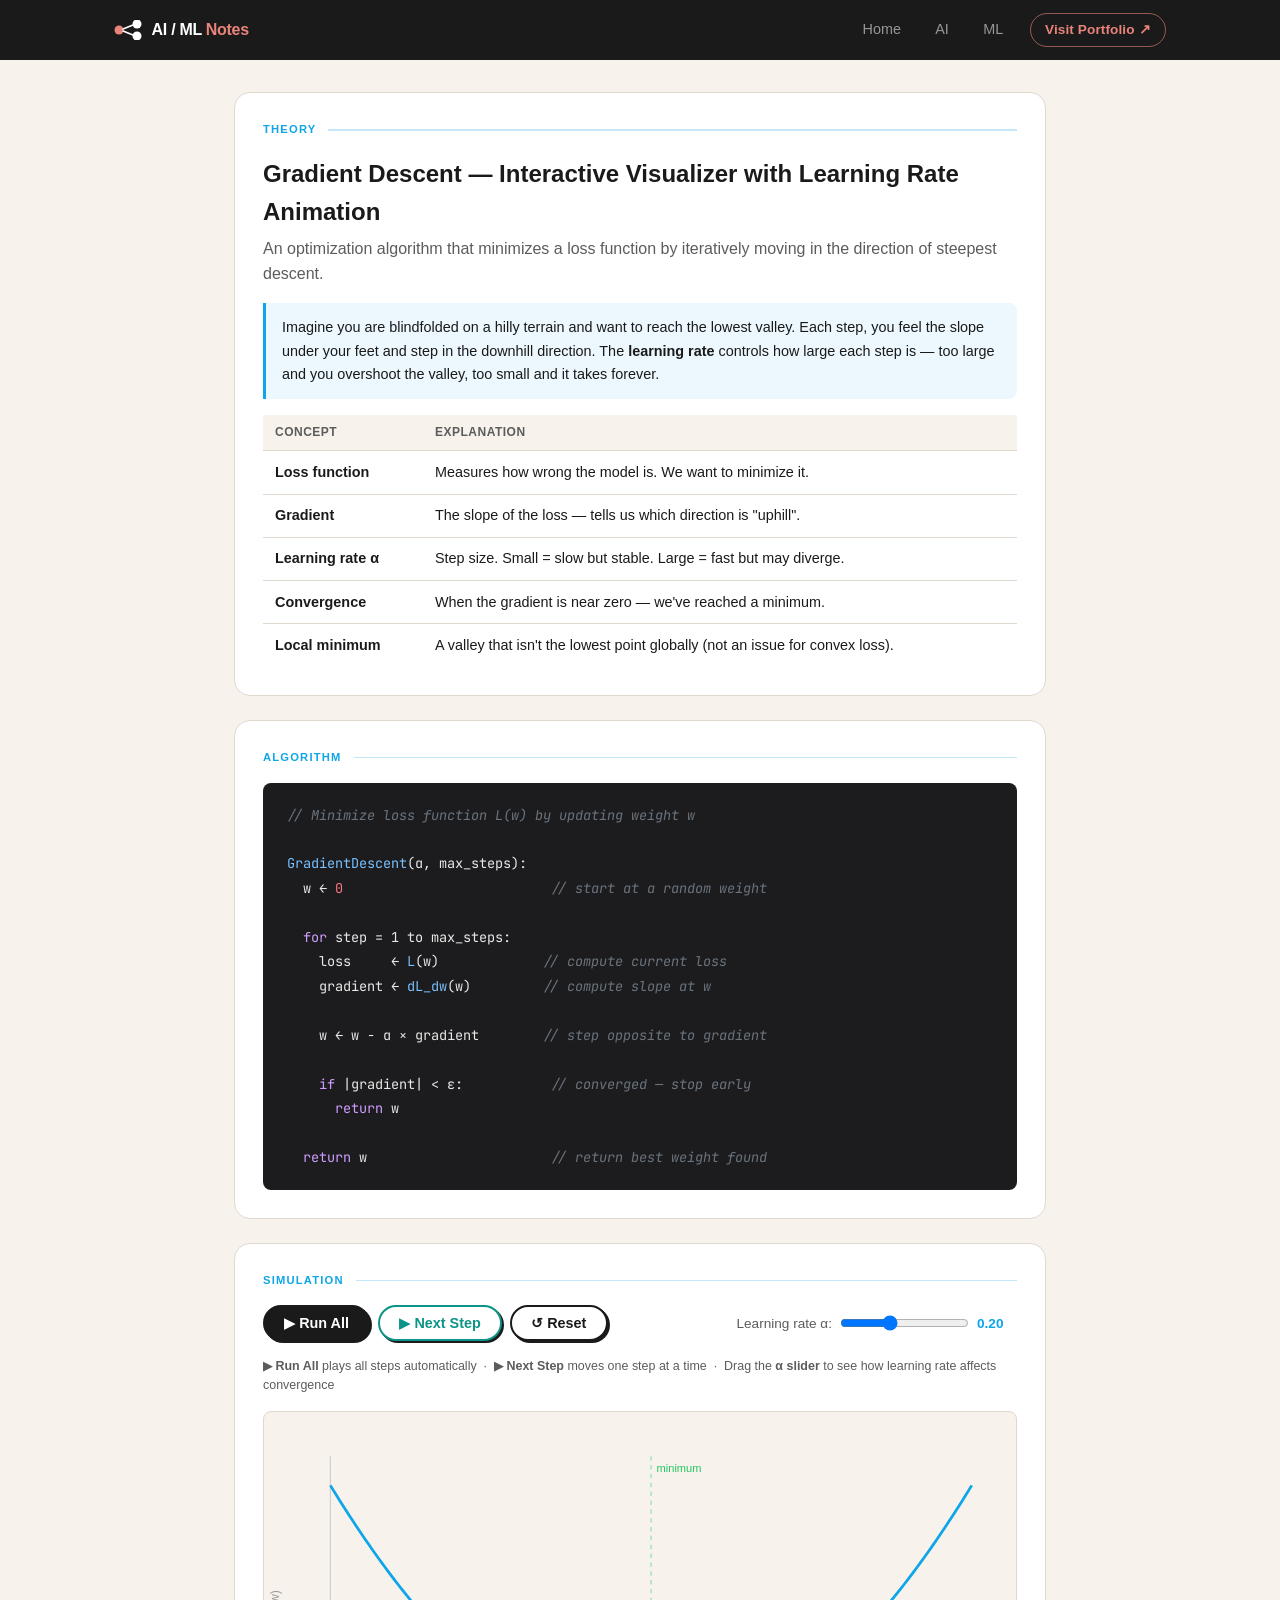
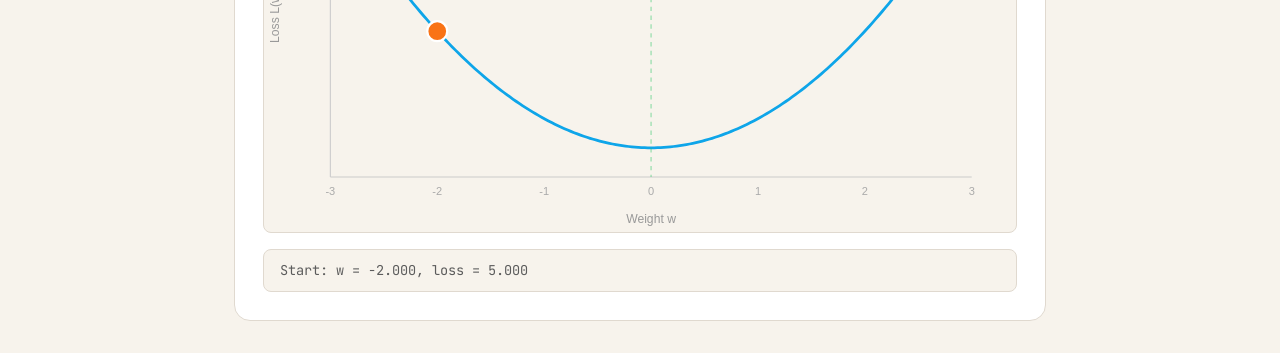
<file: algorithms/ml/regression/gradient-descent.html>
<!DOCTYPE html>
<html lang="en">
<head>
  <meta charset="UTF-8" />
  <meta name="viewport" content="width=device-width, initial-scale=1.0" />

  <!-- ── Primary SEO ── -->
  <title>Gradient Descent Visualizer — Watch a Ball Roll Down a Loss Curve</title>
  <meta name="description" content="Interactive gradient descent visualizer. Watch a ball roll down a loss surface step by step. Drag the learning rate slider to see how alpha affects convergence speed and overshooting." />
  <meta name="keywords" content="gradient descent visualizer, gradient descent animation, learning rate visualization, loss function animation, gradient descent step by step, optimization algorithm visual, machine learning gradient descent interactive, gradient descent tutorial" />
  <meta name="author" content="Mahamud Hasan Walid" />
  <meta name="robots" content="index, follow" />
  <meta name="theme-color" content="#1a1a1a" />
  <link rel="canonical" href="https://walid2851.github.io/ai-ml-visual-notes/algorithms/ml/regression/gradient-descent.html" />

  <meta property="og:type"        content="article" />
  <meta property="og:url"         content="https://walid2851.github.io/ai-ml-visual-notes/algorithms/ml/regression/gradient-descent.html" />
  <meta property="og:title"       content="Gradient Descent Visualizer — AI/ML Visual Notes" />
  <meta property="og:description" content="Watch gradient descent minimise a loss function in real time. Change the learning rate and see convergence vs divergence." />
  <meta property="og:image"       content="https://walid2851.github.io/ai-ml-visual-notes/assets/og-preview.png" />
  <meta name="twitter:card"       content="summary_large_image" />

  <link rel="icon" href="data:image/svg+xml,<svg xmlns='http://www.w3.org/2000/svg' viewBox='0 0 32 32'><circle cx='6' cy='16' r='5' fill='%237C3AED'/><circle cx='26' cy='6' r='5' fill='%237C3AED'/><circle cx='26' cy='26' r='5' fill='%237C3AED'/><line x1='11' y1='14' x2='21' y2='8' stroke='%237C3AED' stroke-width='2'/><line x1='11' y1='18' x2='21' y2='24' stroke='%237C3AED' stroke-width='2'/></svg>" />
  <link rel="preconnect" href="https://fonts.googleapis.com" />
  <link rel="stylesheet" href="https://fonts.googleapis.com/css2?family=JetBrains+Mono:wght@400;600&display=swap" />
  <link rel="stylesheet" href="../../../style.css" />
  <style>

    /* ── Accent color for this page ── */
    :root { --accent-algo: #0EA5E9; }  /* sky blue */

    /* ── Single-column layout (no sidebar needed) ── */
    .page-content {
      max-width: 860px;
      margin: 0 auto;
      padding: 2rem 1.5rem;
      display: flex;
      flex-direction: column;
      gap: 1.5rem;
    }

    /* ── Section card (same pattern as search page) ── */
    .section {
      background: #fff;
      border: 1.5px solid var(--border);
      border-radius: var(--radius-md);
      padding: 1.75rem;
      display: flex;
      flex-direction: column;
      gap: 1rem;
    }

    .section-tag {
      font-size: 0.7rem;
      font-weight: 800;
      text-transform: uppercase;
      letter-spacing: 1.2px;
      color: var(--accent-algo);
      display: flex;
      align-items: center;
      gap: 0.75rem;
    }

    .section-tag::after {
      content: '';
      flex: 1;
      height: 1.5px;
      background: color-mix(in srgb, var(--accent-algo) 25%, transparent);
    }

    .insight-box {
      border-left: 3px solid var(--accent-algo);
      background: color-mix(in srgb, var(--accent-algo) 8%, white);
      border-radius: 0 var(--radius-sm) var(--radius-sm) 0;
      padding: 0.85rem 1rem;
      font-size: 0.9rem;
    }

    .props-table {
      width: 100%;
      border-collapse: collapse;
      font-size: 0.9rem;
    }

    .props-table th {
      text-align: left;
      padding: 0.5rem 0.75rem;
      background: var(--bg);
      color: var(--text-secondary);
      font-size: 0.75rem;
      text-transform: uppercase;
      letter-spacing: 0.5px;
    }

    .props-table td {
      padding: 0.6rem 0.75rem;
      border-top: 1px solid var(--border);
    }

    .props-table td:first-child {
      font-weight: 600;
      width: 160px;
    }

    .pseudocode {
      background: #1C1C1E;
      color: #E8E8E8;
      border-radius: var(--radius-sm);
      padding: 1.25rem 1.5rem;
      font-family: "JetBrains Mono", "Fira Code", monospace;
      font-size: 0.85rem;
      line-height: 1.8;
      overflow-x: auto;
      white-space: pre;
    }

    .kw  { color: #CF9DFF; }
    .fn  { color: #79C0FF; }
    .cm  { color: #6A737D; font-style: italic; }
    .num { color: #F97583; }

    /* ── Simulation controls ── */
    .controls {
      display: flex;
      align-items: center;
      gap: 0.5rem;
      flex-wrap: wrap;
    }

    .speed-wrap, .lr-wrap {
      display: flex;
      align-items: center;
      gap: 0.5rem;
      font-size: 0.85rem;
      color: var(--text-secondary);
    }

    .lr-wrap { margin-left: auto; }

    .controls-hint {
      font-size: 0.78rem;
      color: var(--text-secondary);
      line-height: 1.5;
    }

    /* ── SVG canvas ── */
    #sim-svg {
      border: 1.5px solid var(--border);
      border-radius: var(--radius-sm);
      background: var(--bg);
    }

    /* ── Step log ── */
    .step-log {
      background: var(--bg);
      border: 1.5px solid var(--border);
      border-radius: var(--radius-sm);
      padding: 0.6rem 1rem;
      font-size: 0.85rem;
      color: var(--text-secondary);
      font-family: "JetBrains Mono", monospace;
      min-height: 38px;
    }

    /* ── Learning rate warning ── */
    .lr-warning {
      font-size: 0.8rem;
      padding: 0.5rem 1rem;
      border-radius: var(--radius-sm);
      display: none;
    }

    .lr-warning.show { display: block; }
    .lr-warning.slow { background: #ECFDF5; color: #065F46; border: 1px solid #6EE7B7; }
    .lr-warning.fast { background: #FEF2F2; color: #991B1B; border: 1px solid #FCA5A5; }

    /* ── Mobile ── */
    @media (max-width: 640px) {
      .page-content { padding: 1rem; gap: 1rem; }
      .section      { padding: 1.1rem; }
      .lr-wrap      { margin-left: 0; width: 100%; }
      .pseudocode   { font-size: 0.75rem; }
      #sim-svg      { height: 260px; }
    }

  </style>
</head>
<body>

  <script src="../../../components/nav.js"></script>

  <div class="page-content">

    <!-- ─── SECTION 1: THEORY ──────────────────────────────── -->
    <section class="section">
      <div class="section-tag">Theory</div>

      <div>
        <h2>Gradient Descent — Interactive Visualizer with Learning Rate Animation</h2>
        <p class="subtitle" style="color:var(--text-secondary); margin-top:0.25rem">
          An optimization algorithm that minimizes a loss function by iteratively moving in the direction of steepest descent.
        </p>
      </div>

      <div class="insight-box">
        Imagine you are blindfolded on a hilly terrain and want to reach the lowest valley.
        Each step, you feel the slope under your feet and step in the downhill direction.
        The <strong>learning rate</strong> controls how large each step is —
        too large and you overshoot the valley, too small and it takes forever.
      </div>

      <table class="props-table">
        <thead><tr><th>Concept</th><th>Explanation</th></tr></thead>
        <tbody>
          <tr><td>Loss function</td><td>Measures how wrong the model is. We want to minimize it.</td></tr>
          <tr><td>Gradient</td><td>The slope of the loss — tells us which direction is "uphill".</td></tr>
          <tr><td>Learning rate α</td><td>Step size. Small = slow but stable. Large = fast but may diverge.</td></tr>
          <tr><td>Convergence</td><td>When the gradient is near zero — we've reached a minimum.</td></tr>
          <tr><td>Local minimum</td><td>A valley that isn't the lowest point globally (not an issue for convex loss).</td></tr>
        </tbody>
      </table>
    </section>

    <!-- ─── SECTION 2: ALGORITHM ───────────────────────────── -->
    <section class="section">
      <div class="section-tag">Algorithm</div>

      <pre class="pseudocode"><span class="cm">// Minimize loss function L(w) by updating weight w</span>

<span class="fn">GradientDescent</span>(α, max_steps):
  w ← <span class="num">0</span>                          <span class="cm">// start at a random weight</span>

  <span class="kw">for</span> step = 1 to max_steps:
    loss     ← <span class="fn">L</span>(w)             <span class="cm">// compute current loss</span>
    gradient ← <span class="fn">dL_dw</span>(w)         <span class="cm">// compute slope at w</span>

    w ← w - α × gradient        <span class="cm">// step opposite to gradient</span>

    <span class="kw">if</span> |gradient| &lt; ε:           <span class="cm">// converged — stop early</span>
      <span class="kw">return</span> w

  <span class="kw">return</span> w                       <span class="cm">// return best weight found</span></pre>
    </section>

    <!-- ─── SECTION 3: SIMULATION ──────────────────────────── -->
    <section class="section">
      <div class="section-tag">Simulation</div>

      <!-- Controls -->
      <div class="controls">
        <button class="btn btn-primary" id="btn-run">▶ Run All</button>
        <button class="btn" style="border-color:#0D9488;color:#0D9488;font-weight:600" id="btn-step">▶ Next Step</button>
        <button class="btn" id="btn-reset">↺ Reset</button>

        <div class="lr-wrap">
          <label for="lr-slider">Learning rate α:</label>
          <input type="range" id="lr-slider" min="1" max="9" value="4" step="1" />
          <span id="lr-value" style="font-weight:600; color:var(--accent-algo); min-width:40px">0.10</span>
        </div>
      </div>

      <p class="controls-hint">
        <strong>▶ Run All</strong> plays all steps automatically &nbsp;·&nbsp;
        <strong>▶ Next Step</strong> moves one step at a time &nbsp;·&nbsp;
        Drag the <strong>α slider</strong> to see how learning rate affects convergence
      </p>

      <!-- Learning rate feedback -->
      <div id="lr-warning" class="lr-warning"></div>

      <!-- SVG canvas -->
      <svg id="sim-svg" viewBox="0 0 680 380" width="100%" xmlns="http://www.w3.org/2000/svg"></svg>

      <!-- Step log -->
      <div id="step-log" class="step-log">Press Next Step or Run All to start.</div>

    </section>

  </div>

  <script>

    /* ============================================================
       CONSTANTS
    ============================================================ */
    const SVG_W  = 680;
    const SVG_H  = 380;
    const PAD    = { top: 40, right: 40, bottom: 50, left: 60 };
    const PLOT_W = SVG_W - PAD.left - PAD.right;
    const PLOT_H = SVG_H - PAD.top  - PAD.bottom;

    // Weight domain: w ∈ [-3, 3]
    const W_MIN = -3, W_MAX = 3;
    // Loss function: L(w) = w² + 1  (simple convex parabola)
    const loss     = w => w * w + 1;
    const gradient = w => 2 * w;            // dL/dw

    // Learning rate values mapped from slider positions 1–9
    const LR_MAP = [0.01, 0.05, 0.10, 0.20, 0.40, 0.60, 0.80, 1.00, 1.20];

    /* ============================================================
       COORDINATE HELPERS
       Convert w value → SVG x pixel, loss value → SVG y pixel
    ============================================================ */
    function wx(w) {
      return PAD.left + ((w - W_MIN) / (W_MAX - W_MIN)) * PLOT_W;
    }

    function ly(l) {
      const L_MIN = 0, L_MAX = 11;
      return PAD.top + (1 - (l - L_MIN) / (L_MAX - L_MIN)) * PLOT_H;
    }

    /* ============================================================
       BUILD STEPS
       Pre-runs gradient descent and records each step as a snapshot.
    ============================================================ */
    function buildSteps(alpha) {
      const snaps = [];
      let w = W_MIN + Math.random() * (W_MAX - W_MIN); // random start
      w = Math.round(w * 10) / 10; // round to 1dp for cleaner log

      snaps.push({ w, log: `Start: w = ${w.toFixed(3)}, loss = ${loss(w).toFixed(3)}` });

      for (let i = 0; i < 60; i++) {
        const g    = gradient(w);
        const prev = w;
        w = w - alpha * g;

        // Clamp to domain
        w = Math.max(W_MIN, Math.min(W_MAX, w));

        const l = loss(w);
        snaps.push({
          w,
          prev,
          log: `Step ${i + 1}: w = ${w.toFixed(4)}, loss = ${l.toFixed(4)}, gradient = ${g.toFixed(4)}`,
        });

        if (Math.abs(g) < 0.001) {
          snaps.push({ w, prev: w, log: `✅ Converged at w = ${w.toFixed(4)}, loss = ${l.toFixed(4)}` });
          break;
        }
      }

      return snaps;
    }

    /* ============================================================
       DRAW
    ============================================================ */
    const NS = 'http://www.w3.org/2000/svg';

    function el(tag, attrs) {
      const e = document.createElementNS(NS, tag);
      Object.entries(attrs).forEach(([k, v]) => e.setAttribute(k, v));
      return e;
    }

    function drawFrame(snap, allSnaps, currentIdx) {
      const svg = document.getElementById('sim-svg');
      svg.innerHTML = '';

      // ── Axes ──────────────────────────────────────────────
      // Y axis
      svg.appendChild(el('line', { x1: PAD.left, y1: PAD.top, x2: PAD.left, y2: PAD.top + PLOT_H,
        stroke: '#CCC', 'stroke-width': 1 }));
      // X axis
      svg.appendChild(el('line', { x1: PAD.left, y1: PAD.top + PLOT_H, x2: PAD.left + PLOT_W, y2: PAD.top + PLOT_H,
        stroke: '#CCC', 'stroke-width': 1 }));

      // Axis labels
      const ylabel = el('text', { x: 14, y: PAD.top + PLOT_H / 2,
        'text-anchor': 'middle', 'font-size': 11, fill: '#999',
        transform: `rotate(-90, 14, ${PAD.top + PLOT_H / 2})` });
      ylabel.textContent = 'Loss L(w)';
      svg.appendChild(ylabel);

      const xlabel = el('text', { x: PAD.left + PLOT_W / 2, y: SVG_H - 8,
        'text-anchor': 'middle', 'font-size': 11, fill: '#999' });
      xlabel.textContent = 'Weight w';
      svg.appendChild(xlabel);

      // X tick labels
      [-3,-2,-1,0,1,2,3].forEach(v => {
        const tx = el('text', { x: wx(v), y: PAD.top + PLOT_H + 16,
          'text-anchor': 'middle', 'font-size': 10, fill: '#AAA' });
        tx.textContent = v;
        svg.appendChild(tx);
      });

      // ── Loss curve ────────────────────────────────────────
      const steps = 200;
      let d = '';
      for (let i = 0; i <= steps; i++) {
        const w = W_MIN + (i / steps) * (W_MAX - W_MIN);
        const x = wx(w), y = ly(loss(w));
        d += i === 0 ? `M ${x} ${y}` : ` L ${x} ${y}`;
      }
      svg.appendChild(el('path', { d, stroke: '#0EA5E9', 'stroke-width': 2.5, fill: 'none' }));

      // ── Past path dots ────────────────────────────────────
      allSnaps.slice(0, currentIdx).forEach(s => {
        svg.appendChild(el('circle', {
          cx: wx(s.w), cy: ly(loss(s.w)), r: 3,
          fill: '#0EA5E9', opacity: 0.25,
        }));
      });

      // ── Gradient tangent line at current w ───────────────
      if (snap.prev !== undefined) {
        const g  = gradient(snap.w);
        const dx = 0.4;
        svg.appendChild(el('line', {
          x1: wx(snap.w - dx), y1: ly(loss(snap.w) - g * dx),
          x2: wx(snap.w + dx), y2: ly(loss(snap.w) + g * dx),
          stroke: '#F97316', 'stroke-width': 1.5,
          'stroke-dasharray': '4 3', opacity: 0.7,
        }));
      }

      // ── Current ball ──────────────────────────────────────
      const isConverged = snap.log.startsWith('✅');
      svg.appendChild(el('circle', {
        cx: wx(snap.w), cy: ly(loss(snap.w)), r: 9,
        fill: isConverged ? '#22C55E' : '#F97316',
        stroke: '#fff', 'stroke-width': 2,
      }));

      // ── Minimum marker (w=0, loss=1) ──────────────────────
      svg.appendChild(el('line', {
        x1: wx(0), y1: PAD.top, x2: wx(0), y2: PAD.top + PLOT_H,
        stroke: '#22C55E', 'stroke-width': 1, 'stroke-dasharray': '4 4', opacity: 0.5,
      }));
      const minLabel = el('text', { x: wx(0) + 5, y: PAD.top + 14,
        'font-size': 10, fill: '#22C55E' });
      minLabel.textContent = 'minimum';
      svg.appendChild(minLabel);

      // ── Step log ──────────────────────────────────────────
      document.getElementById('step-log').textContent = snap.log;
    }

    /* ============================================================
       CONTROLS
    ============================================================ */
    let steps     = [];
    let stepIndex = -1;
    let runTimer  = null;

    function getLR() {
      const v = parseInt(document.getElementById('lr-slider').value);
      return LR_MAP[v - 1];
    }

    function stepDelay() { return 400; }

    function stopRun() {
      if (runTimer) { clearInterval(runTimer); runTimer = null; }
      document.getElementById('btn-run').textContent = '▶ Run All';
    }

    function resetSim() {
      stopRun();
      stepIndex = -1;
      steps = buildSteps(getLR());
      // Draw starting position
      drawFrame(steps[0], steps, 0);
      stepIndex = 0;
      updateLRWarning();
    }

    function updateLRWarning() {
      const alpha = getLR();
      const el    = document.getElementById('lr-warning');
      if (alpha <= 0.05) {
        el.className = 'lr-warning slow show';
        el.textContent = `α = ${alpha} — very small learning rate. Descent will be slow and take many steps.`;
      } else if (alpha >= 0.80) {
        el.className = 'lr-warning fast show';
        el.textContent = `α = ${alpha} — large learning rate. Watch out for overshooting the minimum!`;
      } else {
        el.className = 'lr-warning';
      }
    }

    document.getElementById('btn-step').addEventListener('click', () => {
      stopRun();
      if (stepIndex < steps.length - 1) {
        stepIndex++;
        drawFrame(steps[stepIndex], steps, stepIndex);
      }
    });

    document.getElementById('btn-run').addEventListener('click', () => {
      if (runTimer) { stopRun(); return; }
      document.getElementById('btn-run').textContent = '⏸ Pause';
      if (stepIndex >= steps.length - 1) resetSim();

      runTimer = setInterval(() => {
        stepIndex++;
        drawFrame(steps[stepIndex], steps, stepIndex);
        if (stepIndex >= steps.length - 1) stopRun();
      }, stepDelay());
    });

    document.getElementById('btn-reset').addEventListener('click', resetSim);

    // Learning rate slider
    const lrSlider = document.getElementById('lr-slider');
    lrSlider.addEventListener('input', () => {
      document.getElementById('lr-value').textContent = getLR().toFixed(2);
      resetSim();
    });

    // ── Init ──────────────────────────────────────────────────
    document.getElementById('lr-value').textContent = getLR().toFixed(2);
    resetSim();

  </script>

</body>
</html>
</file>
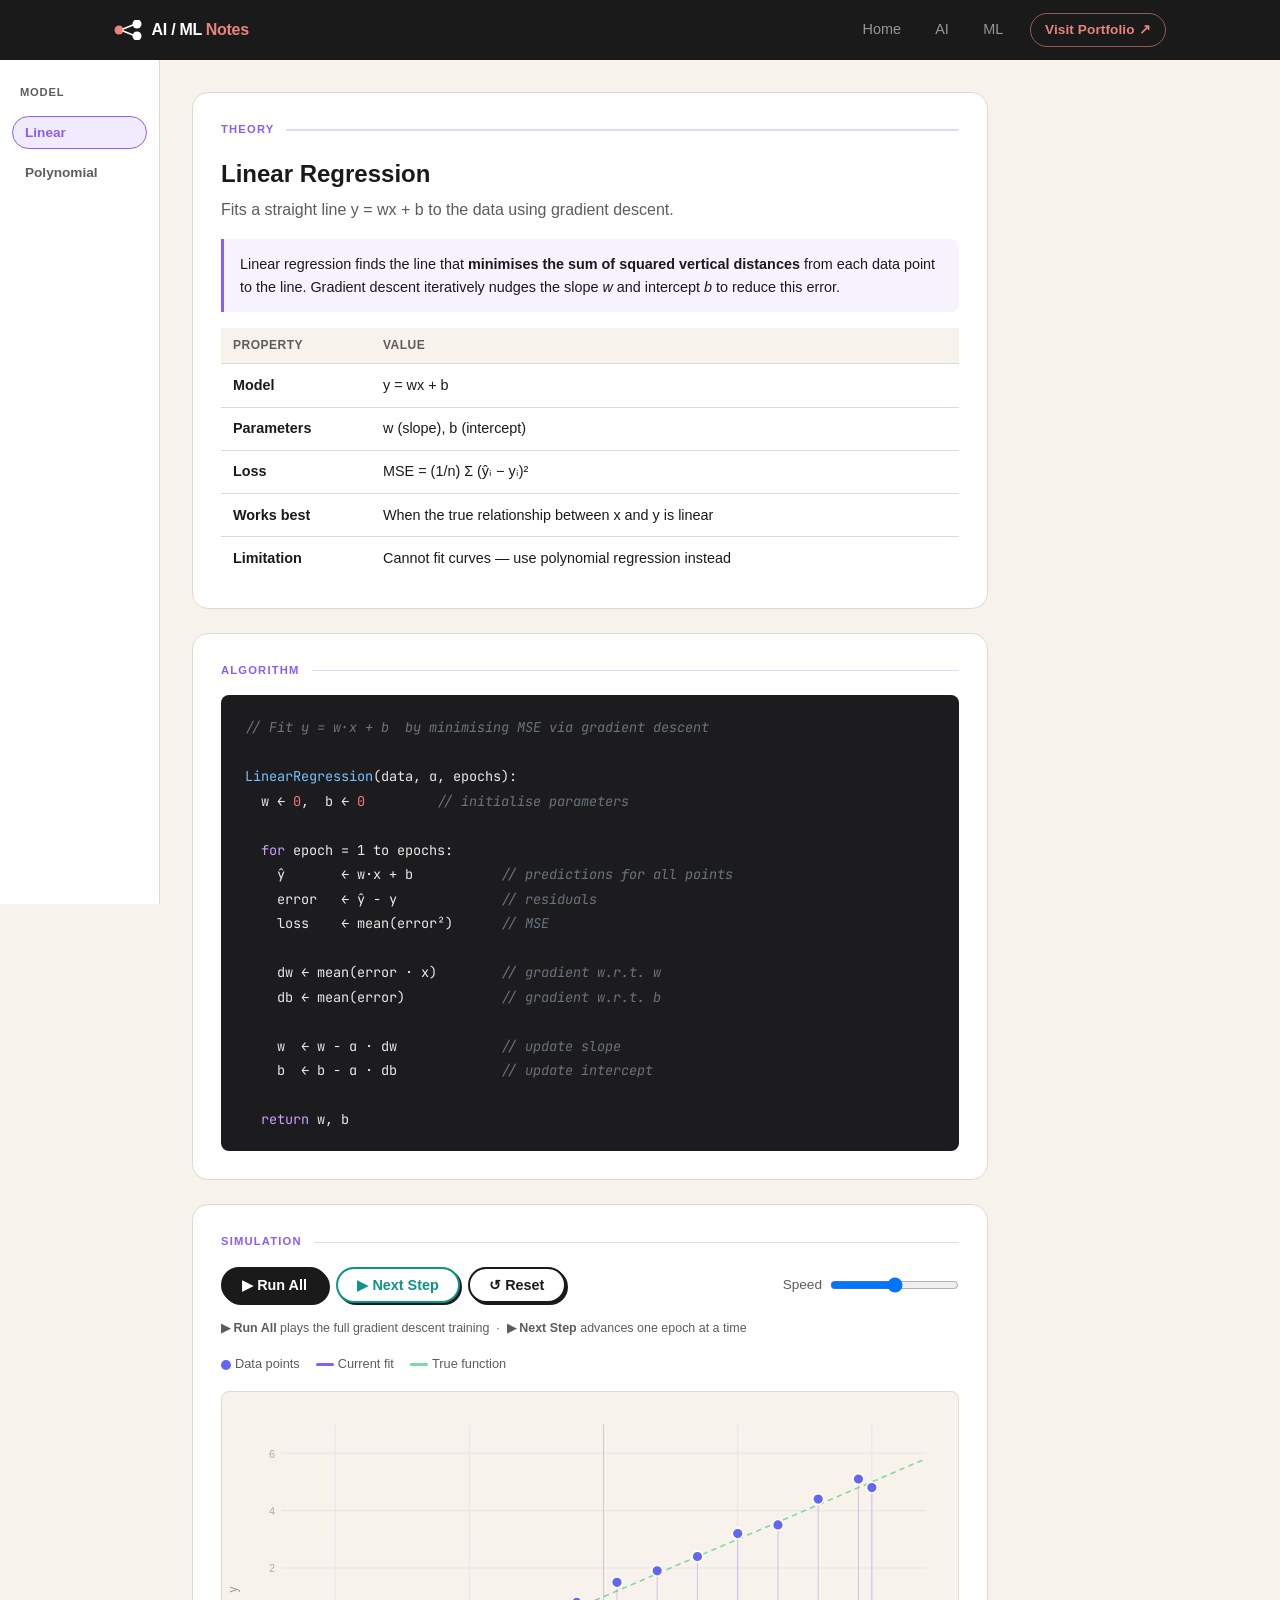
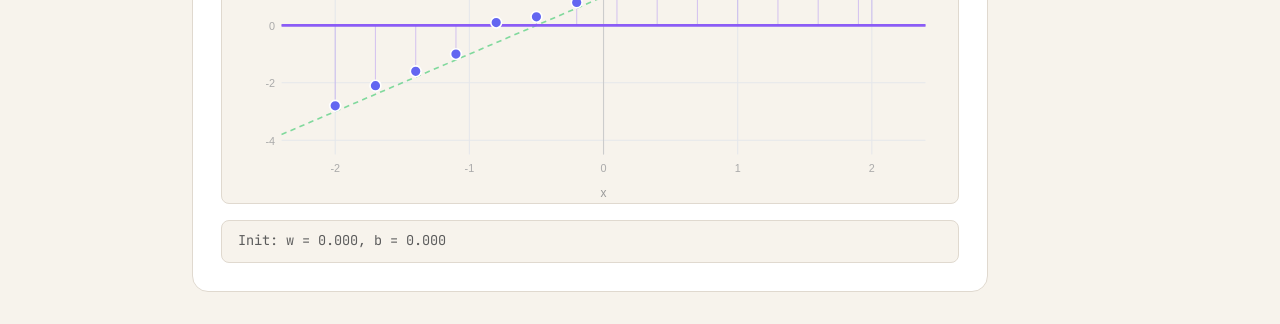
<file: algorithms/ml/regression/linear-regression.html>
<!DOCTYPE html>
<html lang="en">
<head>
  <meta charset="UTF-8" />
  <meta name="viewport" content="width=device-width, initial-scale=1.0" />

  <!-- ── Primary SEO ── -->
  <title>Linear & Polynomial Regression Visualizer — AI/ML Visual Notes</title>
  <meta name="description" content="Interactive visualizer for Linear Regression and Polynomial Regression. Watch gradient descent fit a line and a curve to scatter data epoch by epoch. See residuals update in real time." />
  <meta name="keywords" content="linear regression visualizer, polynomial regression animation, linear regression step by step, gradient descent regression, least squares visualization, regression line animation, machine learning regression interactive, polynomial curve fitting visual" />
  <meta name="author" content="Mahamud Hasan Walid" />
  <meta name="robots" content="index, follow" />
  <meta name="theme-color" content="#1a1a1a" />
  <link rel="canonical" href="https://walid2851.github.io/ai-ml-visual-notes/algorithms/ml/regression/linear-regression.html" />

  <meta property="og:type"        content="article" />
  <meta property="og:url"         content="https://walid2851.github.io/ai-ml-visual-notes/algorithms/ml/regression/linear-regression.html" />
  <meta property="og:title"       content="Linear & Polynomial Regression Visualizer — AI/ML Visual Notes" />
  <meta property="og:description" content="Watch gradient descent fit a regression line and polynomial curve to data, epoch by epoch. See residuals shrink in real time." />
  <meta property="og:image"       content="https://walid2851.github.io/ai-ml-visual-notes/assets/og-preview.png" />
  <meta name="twitter:card"       content="summary_large_image" />

  <link rel="icon" href="data:image/svg+xml,<svg xmlns='http://www.w3.org/2000/svg' viewBox='0 0 32 32'><circle cx='6' cy='16' r='5' fill='%237C3AED'/><circle cx='26' cy='6' r='5' fill='%237C3AED'/><circle cx='26' cy='26' r='5' fill='%237C3AED'/><line x1='11' y1='14' x2='21' y2='8' stroke='%237C3AED' stroke-width='2'/><line x1='11' y1='18' x2='21' y2='24' stroke='%237C3AED' stroke-width='2'/></svg>" />
  <link rel="preconnect" href="https://fonts.googleapis.com" />
  <link rel="stylesheet" href="https://fonts.googleapis.com/css2?family=JetBrains+Mono:wght@400;600&display=swap" />
  <link rel="stylesheet" href="../../../style.css" />
  <style>

    :root { --accent-algo: #8B5CF6; }

    /* ── Two-column layout ── */
    .page-layout {
      display: flex;
      min-height: calc(100vh - 56px);
    }

    /* ── Sidebar ── */
    .sidebar {
      width: 160px;
      flex-shrink: 0;
      background: #fff;
      border-right: 1.5px solid var(--border);
      padding: 1.5rem 0.75rem;
      display: flex;
      flex-direction: column;
      gap: 0.4rem;
      position: sticky;
      top: 56px;
      height: calc(100vh - 56px);
      overflow-y: auto;
    }

    .sidebar-label {
      font-size: 0.7rem;
      font-weight: 700;
      text-transform: uppercase;
      letter-spacing: 0.8px;
      color: var(--text-secondary);
      margin-bottom: 0.5rem;
      padding-left: 0.5rem;
    }

    .algo-pill {
      width: 100%;
      padding: 0.5rem 0.75rem;
      border-radius: var(--radius-pill);
      border: 1.5px solid transparent;
      background: transparent;
      color: var(--text-secondary);
      font-size: 0.85rem;
      font-weight: 600;
      text-align: left;
      cursor: pointer;
      transition: background 0.15s, color 0.15s, border-color 0.15s;
    }

    .algo-pill:hover { background: var(--bg); color: var(--text-primary); }

    .algo-pill.active {
      background: color-mix(in srgb, var(--accent-algo) 12%, white);
      border-color: var(--accent-algo);
      color: var(--accent-algo);
    }

    /* ── Content ── */
    .content {
      flex: 1;
      padding: 2rem;
      max-width: 860px;
      display: flex;
      flex-direction: column;
      gap: 1.5rem;
    }

    /* ── Section card ── */
    .section {
      background: #fff;
      border: 1.5px solid var(--border);
      border-radius: var(--radius-md);
      padding: 1.75rem;
      display: flex;
      flex-direction: column;
      gap: 1rem;
    }

    .section-tag {
      font-size: 0.7rem;
      font-weight: 800;
      text-transform: uppercase;
      letter-spacing: 1.2px;
      color: var(--accent-algo);
      display: flex;
      align-items: center;
      gap: 0.75rem;
    }

    .section-tag::after {
      content: '';
      flex: 1;
      height: 1.5px;
      background: color-mix(in srgb, var(--accent-algo) 25%, transparent);
    }

    .insight-box {
      border-left: 3px solid var(--accent-algo);
      background: color-mix(in srgb, var(--accent-algo) 8%, white);
      border-radius: 0 var(--radius-sm) var(--radius-sm) 0;
      padding: 0.85rem 1rem;
      font-size: 0.9rem;
    }

    .props-table {
      width: 100%;
      border-collapse: collapse;
      font-size: 0.9rem;
    }

    .props-table th {
      text-align: left;
      padding: 0.5rem 0.75rem;
      background: var(--bg);
      color: var(--text-secondary);
      font-size: 0.75rem;
      text-transform: uppercase;
      letter-spacing: 0.5px;
    }

    .props-table td {
      padding: 0.6rem 0.75rem;
      border-top: 1px solid var(--border);
      vertical-align: top;
    }

    .props-table td:first-child { font-weight: 600; width: 150px; }

    .pseudocode {
      background: #1C1C1E;
      color: #E8E8E8;
      border-radius: var(--radius-sm);
      padding: 1.25rem 1.5rem;
      font-family: "JetBrains Mono", "Fira Code", monospace;
      font-size: 0.85rem;
      line-height: 1.8;
      overflow-x: auto;
      white-space: pre;
    }

    .kw  { color: #CF9DFF; }
    .fn  { color: #79C0FF; }
    .cm  { color: #6A737D; font-style: italic; }
    .num { color: #F97583; }

    /* ── Controls ── */
    .controls {
      display: flex;
      align-items: center;
      gap: 0.5rem;
      flex-wrap: wrap;
    }

    .btn-step-manual {
      border-color: #0D9488;
      color: #0D9488;
      font-weight: 600;
    }

    .btn-step-manual:hover {
      background: #F0FDFA;
      border-color: #0D9488;
      color: #0D9488;
    }

    .controls-hint {
      font-size: 0.78rem;
      color: var(--text-secondary);
      line-height: 1.5;
    }

    .speed-wrap {
      display: flex;
      align-items: center;
      gap: 0.5rem;
      font-size: 0.85rem;
      color: var(--text-secondary);
      margin-left: auto;
    }

    /* ── Legend ── */
    .legend {
      display: flex;
      align-items: center;
      gap: 1rem;
      flex-wrap: wrap;
      font-size: 0.8rem;
      color: var(--text-secondary);
    }

    .legend-dot {
      display: inline-block;
      width: 10px; height: 10px;
      border-radius: 50%;
      margin-right: 4px;
      vertical-align: middle;
    }

    .legend-line {
      display: inline-block;
      width: 18px; height: 3px;
      margin-right: 4px;
      vertical-align: middle;
      border-radius: 2px;
    }

    /* ── SVG ── */
    #graph-svg {
      border: 1.5px solid var(--border);
      border-radius: var(--radius-sm);
      background: var(--bg);
    }

    /* ── Step log ── */
    .step-log {
      background: var(--bg);
      border: 1.5px solid var(--border);
      border-radius: var(--radius-sm);
      padding: 0.6rem 1rem;
      font-size: 0.85rem;
      color: var(--text-secondary);
      font-family: "JetBrains Mono", monospace;
      min-height: 38px;
    }

    /* ── Mobile ── */
    @media (max-width: 640px) {
      .page-layout  { flex-direction: column; }
      .sidebar {
        width: 100%; height: auto; flex-direction: row;
        flex-wrap: nowrap; overflow-x: auto;
        position: static; border-right: none;
        border-bottom: 1.5px solid var(--border);
        padding: 0.6rem 0.75rem;
      }
      .sidebar-label { display: none; }
      .algo-pill { width: auto; white-space: nowrap; flex-shrink: 0; }
      .content   { padding: 1rem; gap: 1rem; }
      .section   { padding: 1.1rem; }
      .speed-wrap { margin-left: 0; width: 100%; }
      .pseudocode { font-size: 0.75rem; }
      #graph-svg  { height: 260px; }
    }

  </style>
</head>
<body>

  <script src="../../../components/nav.js"></script>

  <div class="page-layout">

    <!-- ── SIDEBAR ── -->
    <aside class="sidebar">
      <p class="sidebar-label">Model</p>
      <button class="algo-pill active" data-algo="linear">Linear</button>
      <button class="algo-pill"        data-algo="poly">Polynomial</button>
    </aside>

    <!-- ── CONTENT ── -->
    <main class="content">

      <!-- THEORY -->
      <section class="section">
        <div class="section-tag">Theory</div>
        <div id="theory-title">
          <h2>Linear Regression &amp; Polynomial Regression — Interactive Visualizer</h2>
          <p class="subtitle" style="color:var(--text-secondary);margin-top:0.25rem"></p>
        </div>
        <div id="theory-insight" class="insight-box"></div>
        <table class="props-table">
          <thead><tr><th>Property</th><th>Value</th></tr></thead>
          <tbody id="theory-body"></tbody>
        </table>
      </section>

      <!-- ALGORITHM -->
      <section class="section">
        <div class="section-tag">Algorithm</div>
        <pre id="pseudocode" class="pseudocode"></pre>
      </section>

      <!-- SIMULATION -->
      <section class="section">
        <div class="section-tag">Simulation</div>

        <div class="controls">
          <button class="btn btn-primary"      id="btn-run">▶ Run All</button>
          <button class="btn btn-step-manual"  id="btn-step">▶ Next Step</button>
          <button class="btn"                  id="btn-reset">↺ Reset</button>
          <div class="speed-wrap">
            <label for="speed-slider">Speed</label>
            <input type="range" id="speed-slider" min="1" max="5" value="3" />
          </div>
        </div>

        <p class="controls-hint">
          <strong>▶ Run All</strong> plays the full gradient descent training &nbsp;·&nbsp;
          <strong>▶ Next Step</strong> advances one epoch at a time
        </p>

        <div class="legend">
          <span><span class="legend-dot" style="background:#6366F1"></span>Data points</span>
          <span><span class="legend-line" style="background:var(--accent-algo)"></span>Current fit</span>
          <span><span class="legend-line" style="background:#22C55E; opacity:0.6"></span>True function</span>
        </div>

        <svg id="graph-svg" viewBox="0 0 680 380" width="100%" xmlns="http://www.w3.org/2000/svg"></svg>

        <div id="step-log" class="step-log">Press Next Step or Run All to start.</div>
      </section>

    </main>
  </div>

  <script>

    /* ============================================================
       DATASET — fixed points sampled from y = 2x + 1 + noise
       x ∈ [-2, 2], same data used for both linear and polynomial
    ============================================================ */
    const RAW_DATA = [
      { x: -2.0, y: -2.8 }, { x: -1.7, y: -2.1 }, { x: -1.4, y: -1.6 },
      { x: -1.1, y: -1.0 }, { x: -0.8, y:  0.1 }, { x: -0.5, y:  0.3 },
      { x: -0.2, y:  0.8 }, { x:  0.1, y:  1.5 }, { x:  0.4, y:  1.9 },
      { x:  0.7, y:  2.4 }, { x:  1.0, y:  3.2 }, { x:  1.3, y:  3.5 },
      { x:  1.6, y:  4.4 }, { x:  1.9, y:  5.1 }, { x:  2.0, y:  4.8 },
    ];

    /* ============================================================
       SVG LAYOUT
    ============================================================ */
    const SVG_W = 680, SVG_H = 380;
    const PAD   = { top: 30, right: 30, bottom: 45, left: 55 };
    const PW    = SVG_W - PAD.left - PAD.right;
    const PH    = SVG_H - PAD.top  - PAD.bottom;

    const X_MIN = -2.4, X_MAX = 2.4;
    const Y_MIN = -4.5, Y_MAX = 7.0;

    const px = x => PAD.left + ((x - X_MIN) / (X_MAX - X_MIN)) * PW;
    const py = y => PAD.top  + (1 - (y - Y_MIN) / (Y_MAX - Y_MIN)) * PH;

    const NS = 'http://www.w3.org/2000/svg';
    const el = (tag, attrs, text) => {
      const e = document.createElementNS(NS, tag);
      Object.entries(attrs).forEach(([k, v]) => e.setAttribute(k, v));
      if (text !== undefined) e.textContent = text;
      return e;
    };

    /* ============================================================
       ALGORITHM DEFINITIONS
    ============================================================ */
    const ALGOS = {

      linear: {
        name:     'Linear Regression',
        subtitle: 'Fits a straight line y = wx + b to the data using gradient descent.',
        accent:   '#8B5CF6',
        insight:  'Linear regression finds the line that <strong>minimises the sum of squared vertical distances</strong> from each data point to the line. Gradient descent iteratively nudges the slope <em>w</em> and intercept <em>b</em> to reduce this error.',
        props: [
          { name: 'Model',      value: 'y = wx + b' },
          { name: 'Parameters', value: 'w (slope), b (intercept)' },
          { name: 'Loss',       value: 'MSE = (1/n) Σ (ŷᵢ − yᵢ)²' },
          { name: 'Works best', value: 'When the true relationship between x and y is linear' },
          { name: 'Limitation', value: 'Cannot fit curves — use polynomial regression instead' },
        ],
        pseudocode:
`<span class="cm">// Fit y = w·x + b  by minimising MSE via gradient descent</span>

<span class="fn">LinearRegression</span>(data, α, epochs):
  w ← <span class="num">0</span>,  b ← <span class="num">0</span>         <span class="cm">// initialise parameters</span>

  <span class="kw">for</span> epoch = 1 to epochs:
    ŷ       ← w·x + b           <span class="cm">// predictions for all points</span>
    error   ← ŷ − y             <span class="cm">// residuals</span>
    loss    ← mean(error²)      <span class="cm">// MSE</span>

    dw ← mean(error · x)        <span class="cm">// gradient w.r.t. w</span>
    db ← mean(error)            <span class="cm">// gradient w.r.t. b</span>

    w  ← w − α · dw             <span class="cm">// update slope</span>
    b  ← b − α · db             <span class="cm">// update intercept</span>

  <span class="kw">return</span> w, b`,
      },

      poly: {
        name:     'Polynomial Regression',
        subtitle: 'Fits a curve y = w₀ + w₁x + w₂x² using the same gradient descent approach.',
        accent:   '#EC4899',
        insight:  'Polynomial regression is linear regression in disguise — we add <strong>x² as a new feature</strong>. The model is still linear in the parameters (w₀, w₁, w₂), so gradient descent works exactly the same way, but now the fit can be a curve.',
        props: [
          { name: 'Model',      value: 'y = w₀ + w₁x + w₂x²' },
          { name: 'Parameters', value: 'w₀ (intercept), w₁ (linear), w₂ (quadratic)' },
          { name: 'Loss',       value: 'MSE = (1/n) Σ (ŷᵢ − yᵢ)²' },
          { name: 'Works best', value: 'When data has a curved trend' },
          { name: 'Risk',       value: 'Higher degree polynomials can overfit — memorise noise' },
        ],
        pseudocode:
`<span class="cm">// Fit y = w0 + w1·x + w2·x²  by minimising MSE</span>

<span class="fn">PolynomialRegression</span>(data, α, epochs):
  w0 ← <span class="num">0</span>,  w1 ← <span class="num">0</span>,  w2 ← <span class="num">0</span>

  <span class="kw">for</span> epoch = 1 to epochs:
    ŷ     ← w0 + w1·x + w2·x²  <span class="cm">// predictions</span>
    error ← ŷ − y

    dw0 ← mean(error)           <span class="cm">// gradient w.r.t. w0</span>
    dw1 ← mean(error · x)       <span class="cm">// gradient w.r.t. w1</span>
    dw2 ← mean(error · x²)      <span class="cm">// gradient w.r.t. w2</span>

    w0 ← w0 − α · dw0
    w1 ← w1 − α · dw1
    w2 ← w2 − α · dw2

  <span class="kw">return</span> w0, w1, w2`,
      },
    };

    /* ============================================================
       BUILD STEPS — pre-compute gradient descent training
    ============================================================ */
    function buildSteps(algoKey) {
      const snaps = [];
      const data  = RAW_DATA;
      const n     = data.length;
      const alpha = algoKey === 'linear' ? 0.15 : 0.08;
      const EPOCHS = 80;

      if (algoKey === 'linear') {
        let w = 0, b = 0;

        snaps.push({ params: { w, b }, log: `Init: w = 0.000, b = 0.000` });

        for (let e = 1; e <= EPOCHS; e++) {
          let sumErr = 0, sumErrX = 0, sumLoss = 0;
          data.forEach(({ x, y }) => {
            const yhat = w * x + b;
            const err  = yhat - y;
            sumErr  += err;
            sumErrX += err * x;
            sumLoss += err * err;
          });
          const dw   = sumErrX / n;
          const db   = sumErr  / n;
          const loss = sumLoss / n;
          w -= alpha * dw;
          b -= alpha * db;

          if (e % 5 === 0 || e <= 5 || e === EPOCHS) {
            snaps.push({
              params: { w, b },
              log: `Epoch ${e}: w = ${w.toFixed(3)}, b = ${b.toFixed(3)}, MSE = ${loss.toFixed(4)}`,
            });
          }
        }

      } else {
        let w0 = 0, w1 = 0, w2 = 0;

        snaps.push({ params: { w0, w1, w2 }, log: `Init: w0 = 0, w1 = 0, w2 = 0` });

        for (let e = 1; e <= EPOCHS; e++) {
          let s0 = 0, s1 = 0, s2 = 0, sumLoss = 0;
          data.forEach(({ x, y }) => {
            const yhat = w0 + w1 * x + w2 * x * x;
            const err  = yhat - y;
            s0       += err;
            s1       += err * x;
            s2       += err * x * x;
            sumLoss  += err * err;
          });
          const loss = sumLoss / n;
          w0 -= alpha * (s0 / n);
          w1 -= alpha * (s1 / n);
          w2 -= alpha * (s2 / n);

          if (e % 5 === 0 || e <= 5 || e === EPOCHS) {
            snaps.push({
              params: { w0, w1, w2 },
              log: `Epoch ${e}: w0=${w0.toFixed(3)}, w1=${w1.toFixed(3)}, w2=${w2.toFixed(3)}, MSE=${loss.toFixed(4)}`,
            });
          }
        }
      }

      return snaps;
    }

    /* ============================================================
       DRAW FRAME
    ============================================================ */
    function drawFrame(snap, algoKey) {
      const svg = document.getElementById('graph-svg');
      svg.innerHTML = '';

      const accent = ALGOS[algoKey].accent;

      // ── Grid lines ──────────────────────────────────────────
      [-4,-2,0,2,4,6].forEach(v => {
        svg.appendChild(el('line', {
          x1: PAD.left, y1: py(v), x2: PAD.left + PW, y2: py(v),
          stroke: '#E5E7EB', 'stroke-width': 1,
        }));
        svg.appendChild(el('text', {
          x: PAD.left - 6, y: py(v) + 4,
          'text-anchor': 'end', 'font-size': 10, fill: '#AAA',
        }, v));
      });

      [-2,-1,0,1,2].forEach(v => {
        svg.appendChild(el('line', {
          x1: px(v), y1: PAD.top, x2: px(v), y2: PAD.top + PH,
          stroke: '#E5E7EB', 'stroke-width': 1,
        }));
        svg.appendChild(el('text', {
          x: px(v), y: PAD.top + PH + 16,
          'text-anchor': 'middle', 'font-size': 10, fill: '#AAA',
        }, v));
      });

      // ── Axes ────────────────────────────────────────────────
      svg.appendChild(el('line', { x1: PAD.left, y1: py(0), x2: PAD.left + PW, y2: py(0), stroke: '#CCC', 'stroke-width': 1 }));
      svg.appendChild(el('line', { x1: px(0), y1: PAD.top, x2: px(0), y2: PAD.top + PH, stroke: '#CCC', 'stroke-width': 1 }));

      // Axis labels
      const yl = el('text', { x: 14, y: PAD.top + PH / 2, 'text-anchor': 'middle', 'font-size': 11, fill: '#999',
        transform: `rotate(-90,14,${PAD.top + PH / 2})` }, 'y');
      svg.appendChild(yl);
      svg.appendChild(el('text', { x: PAD.left + PW / 2, y: SVG_H - 6, 'text-anchor': 'middle', 'font-size': 11, fill: '#999' }, 'x'));

      // ── True function: y = 2x + 1 (green dashed) ────────────
      const trueX1 = X_MIN, trueX2 = X_MAX;
      svg.appendChild(el('line', {
        x1: px(trueX1), y1: py(2 * trueX1 + 1),
        x2: px(trueX2), y2: py(2 * trueX2 + 1),
        stroke: '#22C55E', 'stroke-width': 1.5,
        'stroke-dasharray': '5 4', opacity: 0.55,
      }));

      // ── Current fit line / curve ─────────────────────────────
      const STEPS = 120;
      let fitPath = '';
      for (let i = 0; i <= STEPS; i++) {
        const x = X_MIN + (i / STEPS) * (X_MAX - X_MIN);
        let y;
        if (algoKey === 'linear') {
          const { w, b } = snap.params;
          y = w * x + b;
        } else {
          const { w0, w1, w2 } = snap.params;
          y = w0 + w1 * x + w2 * x * x;
        }
        const sx = px(x), sy = py(y);
        fitPath += i === 0 ? `M ${sx} ${sy}` : ` L ${sx} ${sy}`;
      }
      svg.appendChild(el('path', { d: fitPath, stroke: accent, 'stroke-width': 2.5, fill: 'none' }));

      // ── Residual lines (error per point) ─────────────────────
      RAW_DATA.forEach(({ x, y }) => {
        let yhat;
        if (algoKey === 'linear') {
          const { w, b } = snap.params;
          yhat = w * x + b;
        } else {
          const { w0, w1, w2 } = snap.params;
          yhat = w0 + w1 * x + w2 * x * x;
        }
        svg.appendChild(el('line', {
          x1: px(x), y1: py(y), x2: px(x), y2: py(yhat),
          stroke: accent, 'stroke-width': 1, opacity: 0.3,
        }));
      });

      // ── Data points ──────────────────────────────────────────
      RAW_DATA.forEach(({ x, y }) => {
        svg.appendChild(el('circle', {
          cx: px(x), cy: py(y), r: 5,
          fill: '#6366F1', stroke: '#fff', 'stroke-width': 1.5,
        }));
      });

      // ── Step log ─────────────────────────────────────────────
      document.getElementById('step-log').textContent = snap.log;
    }

    /* ============================================================
       UI — load algorithm content
    ============================================================ */
    function loadAlgo(key) {
      const a = ALGOS[key];
      document.documentElement.style.setProperty('--accent-algo', a.accent);
      document.querySelector('#theory-title h2').textContent          = a.name;
      document.querySelector('#theory-title .subtitle').textContent   = a.subtitle;
      document.getElementById('theory-insight').innerHTML             = a.insight;
      document.getElementById('theory-body').innerHTML = a.props.map(p =>
        `<tr><td>${p.name}</td><td>${p.value}</td></tr>`).join('');
      document.getElementById('pseudocode').innerHTML = a.pseudocode;
      currentAlgo = key;
      resetSim();
    }

    document.querySelectorAll('.algo-pill').forEach(pill => {
      pill.addEventListener('click', () => {
        document.querySelectorAll('.algo-pill').forEach(p => p.classList.remove('active'));
        pill.classList.add('active');
        loadAlgo(pill.dataset.algo);
      });
    });

    /* ============================================================
       SIMULATION CONTROLS
    ============================================================ */
    let steps       = [];
    let stepIndex   = -1;
    let runTimer    = null;
    let currentAlgo = 'linear';

    function stepDelay() {
      const v = document.getElementById('speed-slider').value;
      return [600, 350, 200, 100, 40][v - 1];
    }

    function stopRun() {
      if (runTimer) { clearInterval(runTimer); runTimer = null; }
      document.getElementById('btn-run').textContent = '▶ Run All';
    }

    function resetSim() {
      stopRun();
      stepIndex = 0;
      steps = buildSteps(currentAlgo);
      drawFrame(steps[0], currentAlgo);
    }

    document.getElementById('btn-step').addEventListener('click', () => {
      stopRun();
      if (stepIndex < steps.length - 1) {
        stepIndex++;
        drawFrame(steps[stepIndex], currentAlgo);
      }
    });

    document.getElementById('btn-run').addEventListener('click', () => {
      if (runTimer) { stopRun(); return; }
      document.getElementById('btn-run').textContent = '⏸ Pause';
      if (stepIndex >= steps.length - 1) resetSim();
      runTimer = setInterval(() => {
        stepIndex++;
        drawFrame(steps[stepIndex], currentAlgo);
        if (stepIndex >= steps.length - 1) stopRun();
      }, stepDelay());
    });

    document.getElementById('btn-reset').addEventListener('click', resetSim);

    // ── Init ────────────────────────────────────────────────────
    loadAlgo('linear');

  </script>

</body>
</html>
</file>
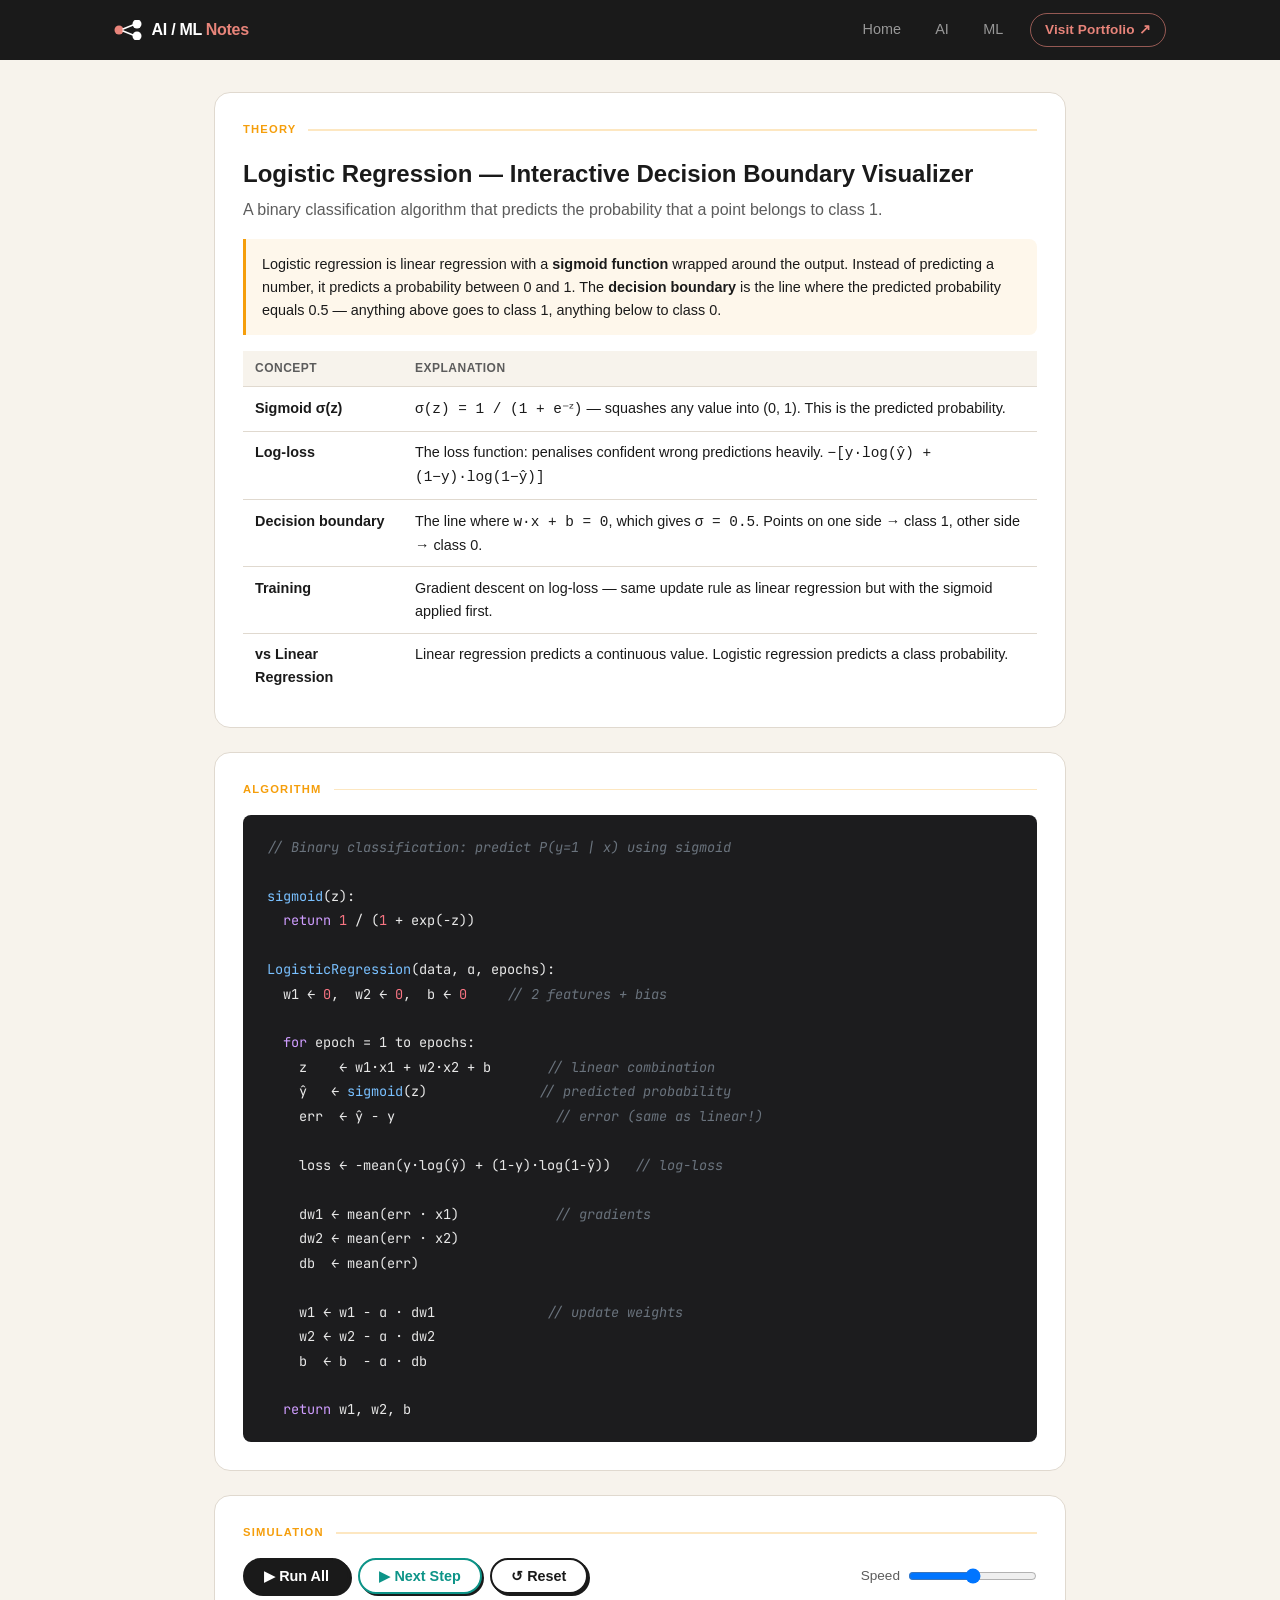
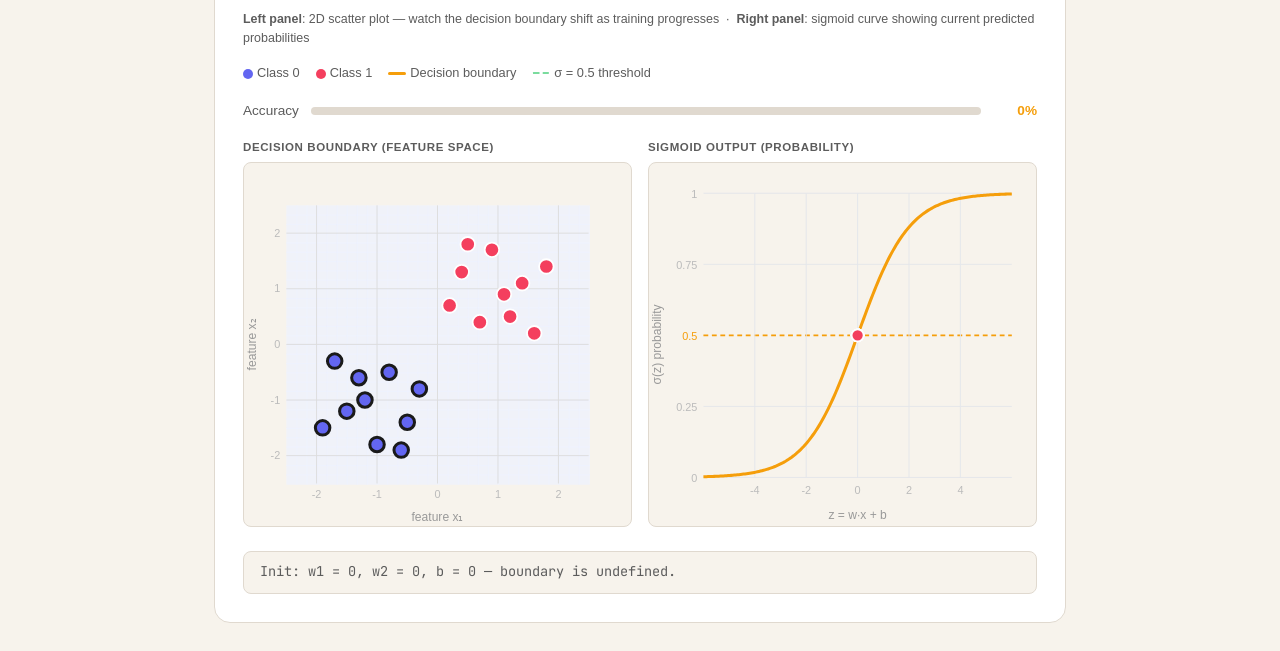
<file: algorithms/ml/regression/logistic-regression.html>
<!DOCTYPE html>
<html lang="en">
<head>
  <meta charset="UTF-8" />
  <meta name="viewport" content="width=device-width, initial-scale=1.0" />

  <!-- ── Primary SEO ── -->
  <title>Logistic Regression Visualizer — Decision Boundary & Sigmoid Animation</title>
  <meta name="description" content="Interactive logistic regression visualizer. Watch the decision boundary shift as the model trains. See data points move along the sigmoid curve. Includes accuracy tracker and log-loss explanation." />
  <meta name="keywords" content="logistic regression visualizer, decision boundary animation, sigmoid function visualization, logistic regression step by step, binary classification visual, log loss animation, machine learning classification interactive, logistic regression tutorial" />
  <meta name="author" content="Mahamud Hasan Walid" />
  <meta name="robots" content="index, follow" />
  <meta name="theme-color" content="#1a1a1a" />
  <link rel="canonical" href="https://walid2851.github.io/ai-ml-visual-notes/algorithms/ml/regression/logistic-regression.html" />

  <meta property="og:type"        content="article" />
  <meta property="og:url"         content="https://walid2851.github.io/ai-ml-visual-notes/algorithms/ml/regression/logistic-regression.html" />
  <meta property="og:title"       content="Logistic Regression Visualizer — Decision Boundary & Sigmoid" />
  <meta property="og:description" content="Watch the decision boundary shift as logistic regression trains. See the sigmoid curve and data points move together — two panels, one insight." />
  <meta property="og:image"       content="https://walid2851.github.io/ai-ml-visual-notes/assets/og-preview.png" />
  <meta name="twitter:card"       content="summary_large_image" />

  <link rel="icon" href="data:image/svg+xml,<svg xmlns='http://www.w3.org/2000/svg' viewBox='0 0 32 32'><circle cx='6' cy='16' r='5' fill='%237C3AED'/><circle cx='26' cy='6' r='5' fill='%237C3AED'/><circle cx='26' cy='26' r='5' fill='%237C3AED'/><line x1='11' y1='14' x2='21' y2='8' stroke='%237C3AED' stroke-width='2'/><line x1='11' y1='18' x2='21' y2='24' stroke='%237C3AED' stroke-width='2'/></svg>" />
  <link rel="preconnect" href="https://fonts.googleapis.com" />
  <link rel="stylesheet" href="https://fonts.googleapis.com/css2?family=JetBrains+Mono:wght@400;600&display=swap" />
  <link rel="stylesheet" href="../../../style.css" />
  <style>

    :root { --accent-algo: #F59E0B; }

    .page-content {
      max-width: 900px;
      margin: 0 auto;
      padding: 2rem 1.5rem;
      display: flex;
      flex-direction: column;
      gap: 1.5rem;
    }

    .section {
      background: #fff;
      border: 1.5px solid var(--border);
      border-radius: var(--radius-md);
      padding: 1.75rem;
      display: flex;
      flex-direction: column;
      gap: 1rem;
    }

    .section-tag {
      font-size: 0.7rem;
      font-weight: 800;
      text-transform: uppercase;
      letter-spacing: 1.2px;
      color: var(--accent-algo);
      display: flex;
      align-items: center;
      gap: 0.75rem;
    }

    .section-tag::after {
      content: '';
      flex: 1;
      height: 1.5px;
      background: color-mix(in srgb, var(--accent-algo) 25%, transparent);
    }

    .insight-box {
      border-left: 3px solid var(--accent-algo);
      background: color-mix(in srgb, var(--accent-algo) 8%, white);
      border-radius: 0 var(--radius-sm) var(--radius-sm) 0;
      padding: 0.85rem 1rem;
      font-size: 0.9rem;
    }

    .props-table {
      width: 100%;
      border-collapse: collapse;
      font-size: 0.9rem;
    }

    .props-table th {
      text-align: left;
      padding: 0.5rem 0.75rem;
      background: var(--bg);
      color: var(--text-secondary);
      font-size: 0.75rem;
      text-transform: uppercase;
      letter-spacing: 0.5px;
    }

    .props-table td {
      padding: 0.6rem 0.75rem;
      border-top: 1px solid var(--border);
      vertical-align: top;
    }

    .props-table td:first-child { font-weight: 600; width: 160px; }

    .pseudocode {
      background: #1C1C1E;
      color: #E8E8E8;
      border-radius: var(--radius-sm);
      padding: 1.25rem 1.5rem;
      font-family: "JetBrains Mono", "Fira Code", monospace;
      font-size: 0.85rem;
      line-height: 1.8;
      overflow-x: auto;
      white-space: pre;
    }

    .kw  { color: #CF9DFF; }
    .fn  { color: #79C0FF; }
    .cm  { color: #6A737D; font-style: italic; }
    .num { color: #F97583; }

    /* ── Two-panel simulation layout ── */
    .sim-panels {
      display: grid;
      grid-template-columns: 1fr 1fr;
      gap: 1rem;
    }

    .sim-panel-label {
      font-size: 0.72rem;
      font-weight: 700;
      text-transform: uppercase;
      letter-spacing: 0.6px;
      color: var(--text-secondary);
      margin-bottom: 0.4rem;
    }

    .controls {
      display: flex;
      align-items: center;
      gap: 0.5rem;
      flex-wrap: wrap;
    }

    .btn-step-manual {
      border-color: #0D9488;
      color: #0D9488;
      font-weight: 600;
    }

    .btn-step-manual:hover {
      background: #F0FDFA;
      border-color: #0D9488;
      color: #0D9488;
    }

    .speed-wrap {
      display: flex;
      align-items: center;
      gap: 0.5rem;
      font-size: 0.85rem;
      color: var(--text-secondary);
      margin-left: auto;
    }

    .controls-hint {
      font-size: 0.78rem;
      color: var(--text-secondary);
      line-height: 1.5;
    }

    .legend {
      display: flex;
      align-items: center;
      gap: 1rem;
      flex-wrap: wrap;
      font-size: 0.8rem;
      color: var(--text-secondary);
    }

    .legend-dot {
      display: inline-block;
      width: 10px; height: 10px;
      border-radius: 50%;
      margin-right: 4px;
      vertical-align: middle;
    }

    .legend-line {
      display: inline-block;
      width: 18px; height: 3px;
      margin-right: 4px;
      vertical-align: middle;
      border-radius: 2px;
    }

    .svg-canvas {
      border: 1.5px solid var(--border);
      border-radius: var(--radius-sm);
      background: var(--bg);
      width: 100%;
    }

    .step-log {
      background: var(--bg);
      border: 1.5px solid var(--border);
      border-radius: var(--radius-sm);
      padding: 0.6rem 1rem;
      font-size: 0.85rem;
      color: var(--text-secondary);
      font-family: "JetBrains Mono", monospace;
      min-height: 38px;
    }

    /* Accuracy badge */
    .accuracy-bar {
      display: flex;
      align-items: center;
      gap: 0.75rem;
      font-size: 0.85rem;
    }

    .accuracy-track {
      flex: 1;
      height: 8px;
      background: var(--border);
      border-radius: 999px;
      overflow: hidden;
    }

    .accuracy-fill {
      height: 100%;
      background: var(--accent-algo);
      border-radius: 999px;
      transition: width 0.3s;
    }

    .accuracy-label {
      font-weight: 700;
      color: var(--accent-algo);
      min-width: 44px;
      text-align: right;
    }

    @media (max-width: 640px) {
      .page-content  { padding: 1rem; gap: 1rem; }
      .section       { padding: 1.1rem; }
      .sim-panels    { grid-template-columns: 1fr; }
      .speed-wrap    { margin-left: 0; width: 100%; }
      .pseudocode    { font-size: 0.75rem; }
    }

  </style>
</head>
<body>

  <script src="../../../components/nav.js"></script>

  <div class="page-content">

    <!-- ─── THEORY ─────────────────────────────────────────── -->
    <section class="section">
      <div class="section-tag">Theory</div>

      <div>
        <h2>Logistic Regression — Interactive Decision Boundary Visualizer</h2>
        <p style="color:var(--text-secondary);margin-top:0.25rem">
          A binary classification algorithm that predicts the probability that a point belongs to class 1.
        </p>
      </div>

      <div class="insight-box">
        Logistic regression is linear regression with a <strong>sigmoid function</strong> wrapped around the output.
        Instead of predicting a number, it predicts a probability between 0 and 1.
        The <strong>decision boundary</strong> is the line where the predicted probability equals 0.5 —
        anything above goes to class 1, anything below to class 0.
      </div>

      <table class="props-table">
        <thead><tr><th>Concept</th><th>Explanation</th></tr></thead>
        <tbody>
          <tr>
            <td>Sigmoid σ(z)</td>
            <td><code>σ(z) = 1 / (1 + e⁻ᶻ)</code> — squashes any value into (0, 1). This is the predicted probability.</td>
          </tr>
          <tr>
            <td>Log-loss</td>
            <td>The loss function: penalises confident wrong predictions heavily. <code>−[y·log(ŷ) + (1−y)·log(1−ŷ)]</code></td>
          </tr>
          <tr>
            <td>Decision boundary</td>
            <td>The line where <code>w·x + b = 0</code>, which gives <code>σ = 0.5</code>. Points on one side → class 1, other side → class 0.</td>
          </tr>
          <tr>
            <td>Training</td>
            <td>Gradient descent on log-loss — same update rule as linear regression but with the sigmoid applied first.</td>
          </tr>
          <tr>
            <td>vs Linear Regression</td>
            <td>Linear regression predicts a continuous value. Logistic regression predicts a class probability.</td>
          </tr>
        </tbody>
      </table>
    </section>

    <!-- ─── ALGORITHM ──────────────────────────────────────── -->
    <section class="section">
      <div class="section-tag">Algorithm</div>

      <pre class="pseudocode"><span class="cm">// Binary classification: predict P(y=1 | x) using sigmoid</span>

<span class="fn">sigmoid</span>(z):
  <span class="kw">return</span> <span class="num">1</span> / (<span class="num">1</span> + exp(−z))

<span class="fn">LogisticRegression</span>(data, α, epochs):
  w1 ← <span class="num">0</span>,  w2 ← <span class="num">0</span>,  b ← <span class="num">0</span>     <span class="cm">// 2 features + bias</span>

  <span class="kw">for</span> epoch = 1 to epochs:
    z    ← w1·x1 + w2·x2 + b       <span class="cm">// linear combination</span>
    ŷ   ← <span class="fn">sigmoid</span>(z)              <span class="cm">// predicted probability</span>
    err  ← ŷ − y                    <span class="cm">// error (same as linear!)</span>

    loss ← −mean(y·log(ŷ) + (1−y)·log(1−ŷ))   <span class="cm">// log-loss</span>

    dw1 ← mean(err · x1)            <span class="cm">// gradients</span>
    dw2 ← mean(err · x2)
    db  ← mean(err)

    w1 ← w1 − α · dw1              <span class="cm">// update weights</span>
    w2 ← w2 − α · dw2
    b  ← b  − α · db

  <span class="kw">return</span> w1, w2, b</pre>
    </section>

    <!-- ─── SIMULATION ─────────────────────────────────────── -->
    <section class="section">
      <div class="section-tag">Simulation</div>

      <div class="controls">
        <button class="btn btn-primary"     id="btn-run">▶ Run All</button>
        <button class="btn btn-step-manual" id="btn-step">▶ Next Step</button>
        <button class="btn"                 id="btn-reset">↺ Reset</button>
        <div class="speed-wrap">
          <label for="speed-slider">Speed</label>
          <input type="range" id="speed-slider" min="1" max="5" value="3" />
        </div>
      </div>

      <p class="controls-hint">
        <strong>Left panel</strong>: 2D scatter plot — watch the decision boundary shift as training progresses &nbsp;·&nbsp;
        <strong>Right panel</strong>: sigmoid curve showing current predicted probabilities
      </p>

      <div class="legend">
        <span><span class="legend-dot" style="background:#6366F1"></span>Class 0</span>
        <span><span class="legend-dot" style="background:#F43F5E"></span>Class 1</span>
        <span><span class="legend-line" style="background:#F59E0B"></span>Decision boundary</span>
        <span><span class="legend-line" style="background:#22C55E; opacity:0.6; border-top: 2px dashed #22C55E; background: none;"></span>σ = 0.5 threshold</span>
      </div>

      <!-- Accuracy progress bar -->
      <div class="accuracy-bar">
        <span style="color:var(--text-secondary); font-size:0.85rem">Accuracy</span>
        <div class="accuracy-track">
          <div class="accuracy-fill" id="accuracy-fill" style="width:0%"></div>
        </div>
        <span class="accuracy-label" id="accuracy-label">0%</span>
      </div>

      <!-- Two SVG panels side by side -->
      <div class="sim-panels">
        <div>
          <p class="sim-panel-label">Decision boundary (feature space)</p>
          <svg id="scatter-svg" class="svg-canvas" viewBox="0 0 320 300" xmlns="http://www.w3.org/2000/svg"></svg>
        </div>
        <div>
          <p class="sim-panel-label">Sigmoid output (probability)</p>
          <svg id="sigmoid-svg" class="svg-canvas" viewBox="0 0 320 300" xmlns="http://www.w3.org/2000/svg"></svg>
        </div>
      </div>

      <div id="step-log" class="step-log">Press Next Step or Run All to start.</div>
    </section>

  </div>

  <script>

    /* ============================================================
       DATASET — 2-feature binary classification
       Class 0 (indigo circles): clustered around (-1, -1)
       Class 1 (rose circles):   clustered around ( 1,  1)
    ============================================================ */
    const DATA = [
      // class 0
      { x1: -1.5, x2: -1.2, y: 0 }, { x1: -1.0, x2: -1.8, y: 0 },
      { x1: -0.8, x2: -0.5, y: 0 }, { x1: -1.7, x2: -0.3, y: 0 },
      { x1: -0.5, x2: -1.4, y: 0 }, { x1: -1.2, x2: -1.0, y: 0 },
      { x1: -0.3, x2: -0.8, y: 0 }, { x1: -1.9, x2: -1.5, y: 0 },
      { x1: -0.6, x2: -1.9, y: 0 }, { x1: -1.3, x2: -0.6, y: 0 },
      // class 1
      { x1:  1.4, x2:  1.1, y: 1 }, { x1:  0.9, x2:  1.7, y: 1 },
      { x1:  0.7, x2:  0.4, y: 1 }, { x1:  1.6, x2:  0.2, y: 1 },
      { x1:  0.4, x2:  1.3, y: 1 }, { x1:  1.1, x2:  0.9, y: 1 },
      { x1:  0.2, x2:  0.7, y: 1 }, { x1:  1.8, x2:  1.4, y: 1 },
      { x1:  0.5, x2:  1.8, y: 1 }, { x1:  1.2, x2:  0.5, y: 1 },
    ];

    const sigmoid = z => 1 / (1 + Math.exp(-z));

    /* ============================================================
       BUILD STEPS
    ============================================================ */
    function buildSteps() {
      const snaps  = [];
      const n      = DATA.length;
      const alpha  = 0.5;
      const EPOCHS = 60;
      let w1 = 0, w2 = 0, b = 0;

      snaps.push({ w1, w2, b, loss: null, acc: 0,
        log: 'Init: w1 = 0, w2 = 0, b = 0 — boundary is undefined.' });

      for (let e = 1; e <= EPOCHS; e++) {
        let s1 = 0, s2 = 0, sb = 0, lossSum = 0, correct = 0;

        DATA.forEach(({ x1, x2, y }) => {
          const z    = w1 * x1 + w2 * x2 + b;
          const yhat = sigmoid(z);
          const err  = yhat - y;
          s1      += err * x1;
          s2      += err * x2;
          sb      += err;
          lossSum += -(y * Math.log(yhat + 1e-9) + (1 - y) * Math.log(1 - yhat + 1e-9));
          correct += (yhat >= 0.5 ? 1 : 0) === y ? 1 : 0;
        });

        w1 -= alpha * (s1 / n);
        w2 -= alpha * (s2 / n);
        b  -= alpha * (sb / n);

        const loss = lossSum / n;
        const acc  = Math.round((correct / n) * 100);

        if (e <= 6 || e % 5 === 0 || e === EPOCHS) {
          snaps.push({
            w1, w2, b, loss, acc,
            log: `Epoch ${e}: w1=${w1.toFixed(3)}, w2=${w2.toFixed(3)}, b=${b.toFixed(3)}, loss=${loss.toFixed(4)}, acc=${acc}%`,
          });
        }
      }

      return snaps;
    }

    /* ============================================================
       SVG HELPERS
    ============================================================ */
    const NS = 'http://www.w3.org/2000/svg';
    const mk = (tag, attrs, text) => {
      const e = document.createElementNS(NS, tag);
      Object.entries(attrs).forEach(([k, v]) => e.setAttribute(k, v));
      if (text !== undefined) e.textContent = text;
      return e;
    };

    /* ── SCATTER SVG layout ─────────────────────────────────── */
    const SC = { w: 320, h: 300, pad: 35 };
    const X1_MIN = -2.5, X1_MAX = 2.5;
    const X2_MIN = -2.5, X2_MAX = 2.5;

    const sx = v => SC.pad + ((v - X1_MIN) / (X1_MAX - X1_MIN)) * (SC.w - 2 * SC.pad);
    const sy = v => SC.pad + (1 - (v - X2_MIN) / (X2_MAX - X2_MIN)) * (SC.h - 2 * SC.pad);

    function drawScatter(snap) {
      const svg = document.getElementById('scatter-svg');
      svg.innerHTML = '';

      // ── Background: color each region by predicted class ────
      const GRID = 30;
      const cw   = (SC.w - 2 * SC.pad) / GRID;
      const ch   = (SC.h - 2 * SC.pad) / GRID;

      for (let i = 0; i < GRID; i++) {
        for (let j = 0; j < GRID; j++) {
          const x1v  = X1_MIN + (i / GRID) * (X1_MAX - X1_MIN);
          const x2v  = X2_MAX - (j / GRID) * (X2_MAX - X2_MIN);
          const prob = sigmoid(snap.w1 * x1v + snap.w2 * x2v + snap.b);
          const r = mk('rect', {
            x: SC.pad + i * cw, y: SC.pad + j * ch,
            width: cw + 1, height: ch + 1,
            fill: prob > 0.5 ? '#FFF1F2' : '#EEF2FF',
            opacity: 0.7,
          });
          svg.appendChild(r);
        }
      }

      // ── Grid lines ──────────────────────────────────────────
      [-2,-1,0,1,2].forEach(v => {
        svg.appendChild(mk('line', { x1: sx(v), y1: SC.pad, x2: sx(v), y2: SC.h - SC.pad,
          stroke: '#DDD', 'stroke-width': 0.8 }));
        svg.appendChild(mk('text', { x: sx(v), y: SC.h - SC.pad + 12,
          'text-anchor': 'middle', 'font-size': 9, fill: '#BBB' }, v));

        svg.appendChild(mk('line', { x1: SC.pad, y1: sy(v), x2: SC.w - SC.pad, y2: sy(v),
          stroke: '#DDD', 'stroke-width': 0.8 }));
        svg.appendChild(mk('text', { x: SC.pad - 5, y: sy(v) + 3,
          'text-anchor': 'end', 'font-size': 9, fill: '#BBB' }, v));
      });

      // ── Decision boundary: w1·x1 + w2·x2 + b = 0 ───────────
      // Solve for x2: x2 = -(w1·x1 + b) / w2
      if (Math.abs(snap.w2) > 0.001) {
        const x1a = X1_MIN, x1b = X1_MAX;
        const x2a = -(snap.w1 * x1a + snap.b) / snap.w2;
        const x2b = -(snap.w1 * x1b + snap.b) / snap.w2;
        svg.appendChild(mk('line', {
          x1: sx(x1a), y1: sy(x2a), x2: sx(x1b), y2: sy(x2b),
          stroke: '#F59E0B', 'stroke-width': 2.5, 'stroke-linecap': 'round',
        }));
      }

      // ── Axis labels ─────────────────────────────────────────
      svg.appendChild(mk('text', { x: SC.w / 2, y: SC.h - 4,
        'text-anchor': 'middle', 'font-size': 10, fill: '#999' }, 'feature x₁'));
      const yl = mk('text', { x: 10, y: SC.h / 2,
        'text-anchor': 'middle', 'font-size': 10, fill: '#999',
        transform: `rotate(-90,10,${SC.h / 2})` }, 'feature x₂');
      svg.appendChild(yl);

      // ── Data points ─────────────────────────────────────────
      DATA.forEach(({ x1, x2, y }) => {
        const prob    = sigmoid(snap.w1 * x1 + snap.w2 * x2 + snap.b);
        const correct = (prob >= 0.5 ? 1 : 0) === y;
        svg.appendChild(mk('circle', {
          cx: sx(x1), cy: sy(x2), r: 6,
          fill: y === 0 ? '#6366F1' : '#F43F5E',
          stroke: correct ? '#fff' : '#1A1A1A',
          'stroke-width': correct ? 1.5 : 2.5,
        }));
      });
    }

    /* ── SIGMOID SVG layout ─────────────────────────────────── */
    const SG = { w: 320, h: 300, padL: 45, padR: 20, padT: 25, padB: 40 };
    const Z_MIN = -6, Z_MAX = 6;

    const zgx = z => SG.padL + ((z - Z_MIN) / (Z_MAX - Z_MIN)) * (SG.w - SG.padL - SG.padR);
    const sgy = p => SG.padT + (1 - p) * (SG.h - SG.padT - SG.padB);

    function drawSigmoid(snap) {
      const svg = document.getElementById('sigmoid-svg');
      svg.innerHTML = '';

      // ── Grid ────────────────────────────────────────────────
      [0, 0.25, 0.5, 0.75, 1].forEach(p => {
        svg.appendChild(mk('line', { x1: SG.padL, y1: sgy(p), x2: SG.w - SG.padR, y2: sgy(p),
          stroke: p === 0.5 ? '#F59E0B' : '#E5E7EB',
          'stroke-width': p === 0.5 ? 1.5 : 0.8,
          'stroke-dasharray': p === 0.5 ? '4 3' : 'none' }));
        svg.appendChild(mk('text', { x: SG.padL - 5, y: sgy(p) + 4,
          'text-anchor': 'end', 'font-size': 9, fill: p === 0.5 ? '#F59E0B' : '#BBB' }, p));
      });

      [-4,-2,0,2,4].forEach(z => {
        svg.appendChild(mk('line', { x1: zgx(z), y1: SG.padT, x2: zgx(z), y2: SG.h - SG.padB,
          stroke: '#E5E7EB', 'stroke-width': 0.8 }));
        svg.appendChild(mk('text', { x: zgx(z), y: SG.h - SG.padB + 14,
          'text-anchor': 'middle', 'font-size': 9, fill: '#BBB' }, z));
      });

      // ── Sigmoid curve ────────────────────────────────────────
      let d = '';
      for (let i = 0; i <= 200; i++) {
        const z = Z_MIN + (i / 200) * (Z_MAX - Z_MIN);
        const p = sigmoid(z);
        const x = zgx(z), y = sgy(p);
        d += i === 0 ? `M ${x} ${y}` : ` L ${x} ${y}`;
      }
      svg.appendChild(mk('path', { d, stroke: '#F59E0B', 'stroke-width': 2.5, fill: 'none' }));

      // ── Data points projected onto z = w·x + b ───────────────
      DATA.forEach(({ x1, x2, y }) => {
        const z    = snap.w1 * x1 + snap.w2 * x2 + snap.b;
        const prob = sigmoid(z);
        const zClamped = Math.max(Z_MIN, Math.min(Z_MAX, z));
        svg.appendChild(mk('circle', {
          cx: zgx(zClamped), cy: sgy(prob), r: 5,
          fill: y === 0 ? '#6366F1' : '#F43F5E',
          stroke: '#fff', 'stroke-width': 1.5, opacity: 0.85,
        }));
      });

      // ── Axis labels ──────────────────────────────────────────
      svg.appendChild(mk('text', { x: SG.padL + (SG.w - SG.padL - SG.padR) / 2, y: SG.h - 6,
        'text-anchor': 'middle', 'font-size': 10, fill: '#999' }, 'z = w·x + b'));
      const yl = mk('text', { x: 10, y: SG.h / 2,
        'text-anchor': 'middle', 'font-size': 10, fill: '#999',
        transform: `rotate(-90,10,${SG.h / 2})` }, 'σ(z)  probability');
      svg.appendChild(yl);
    }

    /* ============================================================
       CONTROLS
    ============================================================ */
    let steps     = [];
    let stepIndex = -1;
    let runTimer  = null;

    function stepDelay() {
      const v = document.getElementById('speed-slider').value;
      return [600, 350, 200, 100, 40][v - 1];
    }

    function stopRun() {
      if (runTimer) { clearInterval(runTimer); runTimer = null; }
      document.getElementById('btn-run').textContent = '▶ Run All';
    }

    function updateAccuracy(snap) {
      const pct = snap.acc || 0;
      document.getElementById('accuracy-fill').style.width  = pct + '%';
      document.getElementById('accuracy-label').textContent = pct + '%';
    }

    function renderStep(idx) {
      const snap = steps[idx];
      drawScatter(snap);
      drawSigmoid(snap);
      updateAccuracy(snap);
      document.getElementById('step-log').textContent = snap.log;
    }

    function resetSim() {
      stopRun();
      stepIndex = 0;
      steps = buildSteps();
      renderStep(0);
    }

    document.getElementById('btn-step').addEventListener('click', () => {
      stopRun();
      if (stepIndex < steps.length - 1) {
        stepIndex++;
        renderStep(stepIndex);
      }
    });

    document.getElementById('btn-run').addEventListener('click', () => {
      if (runTimer) { stopRun(); return; }
      document.getElementById('btn-run').textContent = '⏸ Pause';
      if (stepIndex >= steps.length - 1) resetSim();
      runTimer = setInterval(() => {
        stepIndex++;
        renderStep(stepIndex);
        if (stepIndex >= steps.length - 1) stopRun();
      }, stepDelay());
    });

    document.getElementById('btn-reset').addEventListener('click', resetSim);

    // ── Init ──────────────────────────────────────────────────
    resetSim();

  </script>

</body>
</html>
</file>
<file: style.css>
/* ============================================================
   CSS VARIABLES — one place to control the whole color system
   ============================================================ */
:root {
  /* backgrounds */
  --bg:           #F7F3EC;   /* warm cream page background */
  --bg-card:      #FFFFFF;   /* white cards */
  --bg-dark:      #1C1C1E;   /* dark sections / navbar */

  /* text */
  --text-primary:   #1A1A1A;
  --text-secondary: #5C5C5C;
  --text-on-dark:   #F7F3EC;

  /* border */
  --border:       #E0D9CF;

  /* accent (active pills, links) */
  --accent:       #D8C8F0;   /* soft lavender, like the screenshot */
  --accent-text:  #3D1F7A;

  /* algorithm visualizer colors (from project spec) */
  --viz-frontier: #3B8BD4;   /* blue  — frontier / candidates */
  --viz-active:   #EF9F27;   /* amber — currently expanding */
  --viz-visited:  #63992A;   /* green — visited / settled */
  --viz-goal:     #E24B4A;   /* red   — goal found */
  --viz-inactive: #8F8F8F;   /* gray  — unvisited */
  --viz-weight:   #9B59B6;   /* purple — weights / activations */
  --viz-boundary: #1ABC9C;   /* teal  — decision boundaries */

  /* spacing & shape */
  --radius-sm:   8px;
  --radius-md:   16px;
  --radius-pill: 999px;
  --max-width:   1100px;
}

/* ============================================================
   RESET — strip browser default margin/padding/box model
   ============================================================ */
*, *::before, *::after {
  box-sizing: border-box;
  margin: 0;
  padding: 0;
}

/* ============================================================
   BASE — body font, background, text color
   ============================================================ */
body {
  font-family: -apple-system, BlinkMacSystemFont, "Segoe UI", sans-serif;
  background-color: var(--bg);
  color: var(--text-primary);
  line-height: 1.6;
}

/* ============================================================
   CONTAINER — centers content and limits max width
   ============================================================ */
.container {
  max-width: var(--max-width);
  margin: 0 auto;
  padding: 2rem 1.5rem;
}

/* ============================================================
   TYPOGRAPHY
   ============================================================ */
h1 { font-size: 2.2rem; font-weight: 700; letter-spacing: -0.5px; }
h2 { font-size: 1.5rem; font-weight: 600; }
h3 { font-size: 1.1rem; font-weight: 600; }

p  { color: var(--text-secondary); }

/* ============================================================
   PILL TAGS  (Beginner / Intermediate / Advanced badges)
   ============================================================ */
.badge {
  display: inline-block;
  padding: 0.25rem 0.85rem;
  border-radius: var(--radius-pill);
  font-size: 0.75rem;
  font-weight: 600;
  letter-spacing: 0.4px;
  border: 1.5px solid currentColor;
}

.badge-beginner     { color: #2E7D32; background: #E8F5E9; }
.badge-intermediate { color: #E65100; background: #FFF3E0; }
.badge-advanced     { color: #6A1B9A; background: #F3E5F5; }

/* ============================================================
   BUTTONS
   ============================================================ */
.btn {
  display: inline-flex;
  align-items: center;
  gap: 0.4rem;
  padding: 0.5rem 1.2rem;
  border-radius: var(--radius-pill);
  border: 2px solid #1a1a1a;
  background: var(--bg-card);
  color: var(--text-primary);
  font-size: 0.9rem;
  font-weight: 600;
  cursor: pointer;
  box-shadow: 2px 2px 0 #1a1a1a;
  transition: transform 0.12s, box-shadow 0.12s;
}

.btn:hover {
  transform: translate(-1px, -1px);
  box-shadow: 3px 3px 0 #1a1a1a;
  background: var(--bg-card);
  border-color: #1a1a1a;
  color: var(--text-primary);
}

.btn-primary {
  background: #1a1a1a;
  color: #ffffff;
  border-color: #1a1a1a;
}

.btn-primary:hover {
  background: #333;
  border-color: #333;
  color: #ffffff;
  transform: translate(-1px, -1px);
  box-shadow: 3px 3px 0 rgba(0,0,0,0.4);
}

/* ============================================================
   NAVBAR
   ============================================================ */
.navbar {
  background: #1a1a1a;
  position: sticky;
  top: 0;
  z-index: 100;
}

.nav-inner {
  max-width: var(--max-width);
  margin: 0 auto;
  padding: 0 1.5rem;
  height: 60px;
  display: flex;
  align-items: center;
  justify-content: space-between;
}

.nav-logo {
  display: flex;
  align-items: center;
  gap: 0.6rem;
  text-decoration: none;
}

.nav-logo-text {
  font-weight: 700;
  font-size: 1rem;
  color: #ffffff;
  letter-spacing: -0.3px;
}

.nav-logo-accent {
  color: #E8847A;
}

.nav-links {
  display: flex;
  gap: 0.35rem;
}

.nav-link {
  padding: 0.35rem 0.9rem;
  border-radius: var(--radius-pill);
  color: rgba(255, 255, 255, 0.55);
  text-decoration: none;
  font-size: 0.9rem;
  font-weight: 500;
  transition: background 0.15s, color 0.15s;
}

.nav-link:hover,
.nav-link--active {
  background: rgba(255, 255, 255, 0.1);
  color: #ffffff;
}

.nav-portfolio {
  display: inline-flex;
  align-items: center;
  padding: 0.32rem 0.9rem;
  margin-left: 0.4rem;
  border-radius: var(--radius-pill);
  border: 1.5px solid rgba(232, 132, 122, 0.6);
  color: #E8847A;
  text-decoration: none;
  font-size: 0.85rem;
  font-weight: 600;
  letter-spacing: 0.1px;
  transition: background 0.15s, border-color 0.15s, color 0.15s;
}

.nav-portfolio:hover {
  background: rgba(232, 132, 122, 0.12);
  border-color: #E8847A;
  color: #f0a09a;
}

/* ============================================================
   HOMEPAGE — hero, filter bar, card grid
   ============================================================ */
.hero {
  padding: 3rem 0 1.5rem;
}

.hero h1 {
  margin-bottom: 0.5rem;
}

.filter-bar {
  display: flex;
  gap: 0.5rem;
  margin-bottom: 2rem;
}

.filter-btn.active {
  background: #1a1a1a;
  color: #ffffff;
  border-color: #1a1a1a;
  transform: none;
  box-shadow: 2px 2px 0 rgba(0, 0, 0, 0.3);
}

/* Grid: 3 columns on desktop, fewer on smaller screens */
.card-grid {
  display: grid;
  grid-template-columns: repeat(auto-fill, minmax(300px, 1fr));
  gap: 1.25rem;
}

/* ── Card ── */
.card {
  background: var(--card-bg, #FFFFFF);
  border: 2.5px solid #1a1a1a;
  border-radius: var(--radius-md);
  box-shadow: 4px 4px 0 #1a1a1a;
  padding: 1.5rem;
  text-decoration: none;
  color: #1a1a1a;
  display: flex;
  flex-direction: column;
  gap: 0.85rem;
  transition: transform 0.15s, box-shadow 0.15s;
}

.card:hover {
  transform: translate(-2px, -2px);
  box-shadow: 6px 6px 0 #1a1a1a;
}

.card--locked {
  opacity: 0.45;
  cursor: default;
  pointer-events: none;
}

.card-header {
  display: flex;
  justify-content: space-between;
  align-items: flex-start;
}

.card-icon {
  width: 46px;
  height: 46px;
  background: #fff;
  border: 2px solid #1a1a1a;
  border-radius: 10px;
  display: flex;
  align-items: center;
  justify-content: center;
  flex-shrink: 0;
}

.card-topic {
  font-size: 0.62rem;
  font-weight: 700;
  color: #fff;
  background: #1a1a1a;
  text-transform: uppercase;
  letter-spacing: 0.7px;
  padding: 0.28rem 0.65rem;
  border-radius: 5px;
}

.card-title {
  font-size: 1rem;
  font-weight: 700;
  line-height: 1.45;
  color: #1a1a1a;
}

.card-desc {
  font-size: 0.875rem;
  line-height: 1.55;
  flex: 1;
  color: rgba(26, 26, 26, 0.72);
}

.card-cta {
  margin-top: 0.15rem;
}

.card-btn {
  display: inline-flex;
  align-items: center;
  padding: 0.45rem 1rem;
  background: #fff;
  border: 2px solid #1a1a1a;
  border-radius: 7px;
  font-size: 0.82rem;
  font-weight: 600;
  color: #1a1a1a;
  transition: background 0.12s;
}

.card-btn:hover {
  background: #f0f0f0;
}

.card-btn--soon {
  opacity: 0.55;
}

/* ============================================================
   MOBILE — shared (applies to all pages)
   ============================================================ */
@media (max-width: 640px) {

  /* Smaller container padding on narrow screens */
  .container {
    padding: 1rem;
  }

  /* Hero */
  .hero {
    padding: 1.5rem 0 1rem;
  }

  h1 { font-size: 1.6rem; }

  /* Cards fill full width, single column */
  .card-grid {
    grid-template-columns: 1fr;
  }

  /* Filter bar scrolls horizontally if needed */
  .filter-bar {
    overflow-x: auto;
    padding-bottom: 0.25rem;
    flex-wrap: nowrap;
  }
}
</file>
